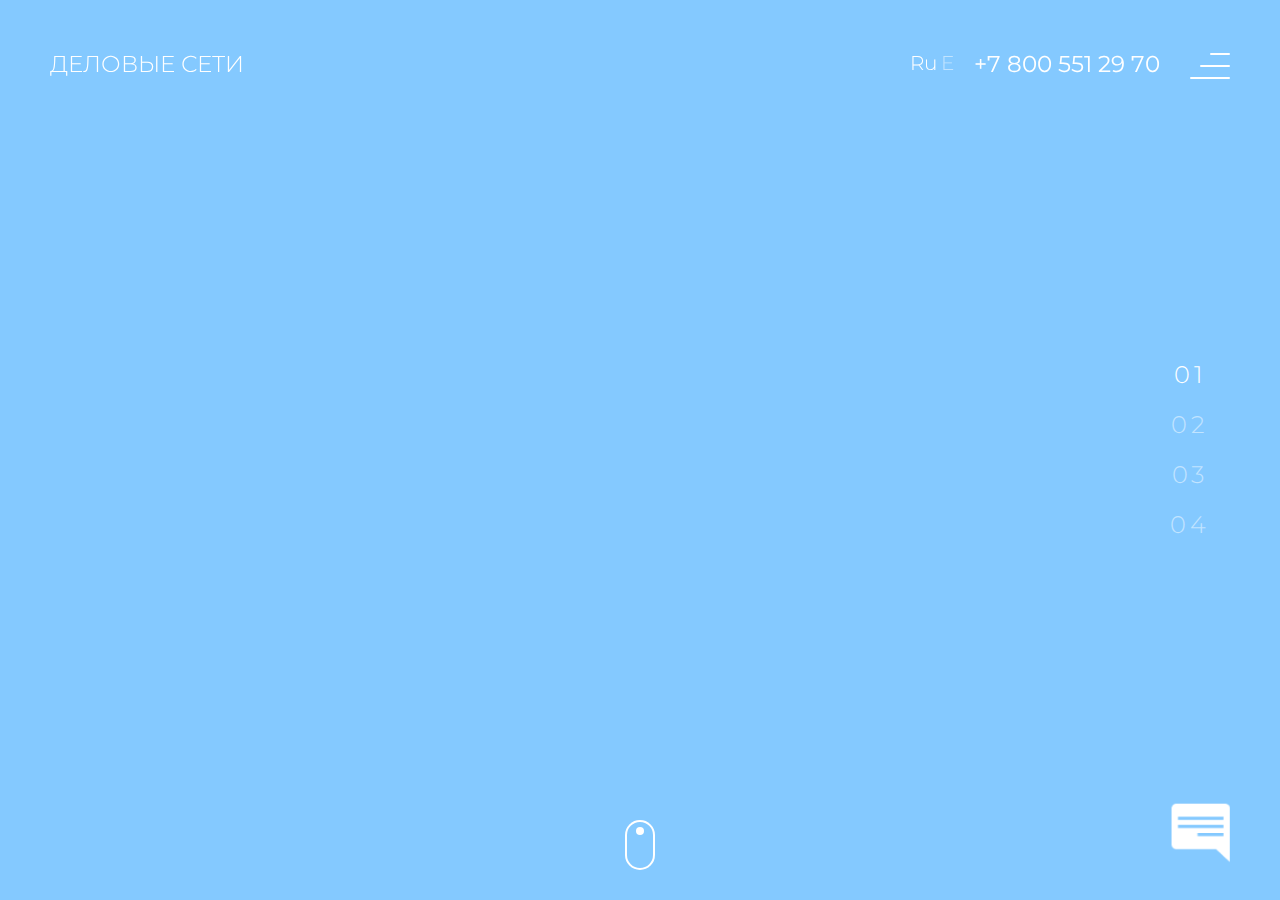
<file: index.html>
<!DOCTYPE html>
<html class="no-js" lang="ru">
<head>
    <meta charset="utf-8">
    <title>Деловые сети</title>
    <meta name="author" content="Forkpoons"/>
    <meta name="viewport" content="width=device-width, initial-scale=1">
    <meta name="theme-color" content="#0994f9"/>
    <link href="https://fonts.googleapis.com/css?family=Montserrat:300,400&amp;subset=cyrillic" rel="stylesheet">
    <link rel="shortcut icon" href="assets/icon.png" type="image/x-icon">
    <!-- LOAD JQUERY LIBRARY -->
    <script type="text/javascript" src="https://ajax.googleapis.com/ajax/libs/jquery/1.11.1/jquery.js"></script>
    <!-- REVOLUTION STYLE SHEETS -->
    <link rel="stylesheet" type="text/css" href="css/settings.css">
    <link rel="stylesheet" type="text/css" media="all" href="css/revolution.addon.particles.css"/>
    <link rel="stylesheet" type="text/css" media="all" href="css/index.css"/>
    <!-- ADD-ONS JS FILES -->
    <script type="text/javascript" src="js/revolution.addon.typewriter.min.js"></script>
    <script type="text/javascript" src="js/revolution.addon.particles.min.js"></script>
    <!-- REVOLUTION JS FILES -->
    <script type="text/javascript" src="js/jquery.themepunch.tools.min.js"></script>
    <script type="text/javascript" src="js/jquery.themepunch.revolution.min.js"></script>
    <!-- SLIDER REVOLUTION 5.0 EXTENSIONS  (Load Extensions only on Local File Systems !  The following part can be removed on Server for On Demand Loading) -->
    <script type="text/javascript" src="js/extensions/revolution.extension.actions.min.js"></script>
    <script type="text/javascript" src="js/extensions/revolution.extension.carousel.min.js"></script>
    <script type="text/javascript" src="js/extensions/revolution.extension.kenburn.min.js"></script>
    <script type="text/javascript" src="js/extensions/revolution.extension.layeranimation.min.js"></script>
    <script type="text/javascript" src="js/extensions/revolution.extension.migration.min.js"></script>
    <script type="text/javascript" src="js/extensions/revolution.extension.navigation.min.js"></script>
    <script type="text/javascript" src="js/extensions/revolution.extension.parallax.min.js"></script>
    <script type="text/javascript" src="js/extensions/revolution.extension.slideanims.min.js"></script>
    <script type="text/javascript" src="js/extensions/revolution.extension.video.min.js"></script>
</head>

<body style="margin: 0; padding: 0" class="index" id="body">
<div class="preload" id="preload"><img src="assets/preload.svg" alt=""> </div>
<!--<div class="video" id="video"><div>
<video autoplay muted loop id="myVideo" style="position:fixed">
    <source src="assets/rain.mp4" type="video/mp4">
    <source src="assets/rain.webm" type="video/webm">
    <source src="assets/rain.ogv" type="video/ogg">
</video></div></div>-->
<div id="rev_slider_32_1_wrapper" class="rev_slider_wrapper fullscreen-container" data-alias="delovie-seti"
     data-source="gallery" style="background:transparent;padding:0;">
    <!-- START REVOLUTION SLIDER 5.4.8.1 fullscreen mode -->
    <div id="rev_slider_32_1" class="rev_slider fullscreenbanner" style="display:none;" data-version="5.4.8.1">
        <ul>    <!-- SLIDE  -->
            <li data-index="rs-117" data-transition="fade" data-slotamount="default" data-hideafterloop="0"
                data-hideslideonmobile="off" data-easein="default" data-easeout="default" data-masterspeed="1500"
                data-thumb="assets/transparent.png" data-rotate="0" data-fstransition="notransition"
                data-fsmasterspeed="10" data-fsslotamount="7" data-saveperformance="off" data-title="Главная"
                data-param1="01" id="slide1">
                <!-- MAIN IMAGE -->
                <img src="assets/transparent.png" data-bgcolor='rgba(9, 148, 255, 0.5)'
                     style='background:rgba(9, 148, 255, 0.5)' alt="" data-bgposition="center center"
                     data-bgfit="normal"
                     data-bgrepeat="repeat" data-bgparallax="off" class="rev-slidebg" data-no-retina>
                <!-- LAYER NR. 1 -->
                <div class="tp-caption logo-i rev_group rs-parallaxlevel-2"
                     id="slide-117-layer-6"
                     data-x="['center','center','center','center']" data-hoffset="['-246','-246','-246','-69']"
                     data-y="['middle','middle','middle','middle']" data-voffset="['0','0','0','0']"
                     data-width="['393','393','393','172']"
                     data-height="['444','444','444','202']"
                     data-whitespace="nowrap"
                     data-type="group"
                     data-responsive_offset="on"
                     data-frames='[{"delay":10,"speed":300,"frame":"0","from":"opacity:0;","to":"o:1;","ease":"Power3.easeInOut"},{"delay":"wait","speed":300,"frame":"999","to":"opacity:0;","ease":"Power3.easeInOut"}]'

                     style="z-index: 5; min-width: 393px; max-width: 444px; white-space: nowrap; font-size: 20px; line-height: 22px; font-weight: 400; color: #ffffff; letter-spacing: 0;">
                    <!--  <div class="rs-looped rs-wave" data-speed="7" data-angle="0" data-radius="20px"
                         data-origin="50% 50%"></div>
                   LAYER NR. 2 -->
                    <div class="tp-caption   tp-resizeme"
                         id="slide-117-layer-3"
                         data-x="['left','left','left','left']" data-hoffset="['-2','-2','-2','0']"
                         data-y="['top','top','top','top']" data-voffset="['1','1','1','0']"
                         data-width="none"
                         data-height="none"
                         data-whitespace="nowrap"
                         data-type="image"
                         data-responsive_offset="on"
                         data-frames='[{"delay":"+0","speed":1300,"frame":"0","from":"z:-2000px;opacity:0;fb:100px;","to":"o:1;fb:0;","ease":"Power3.easeInOut"},{"delay":"wait","speed":300,"frame":"999","to":"opacity:0;fb:0;","ease":"Power3.easeInOut"}]'
                         style="z-index: 6;">
                        <img src="assets/50bb4-logo_b.png" alt="" data-ww="['368px','368px','368px','148px']"
                             data-hh="['445px','445px','445px','179px']" data-no-retina>
                    </div>

                    <!-- LAYER NR. 3 -->
                    <div class="tp-caption   tp-resizeme"
                         id="slide-117-layer-4"
                         data-x="['left','left','left','left']" data-hoffset="['97','97','97','40']"
                         data-y="['top','top','top','top']" data-voffset="['86','86','86','27']"
                         data-width="none"
                         data-height="none"
                         data-whitespace="nowrap"
                         data-type="image"
                         data-responsive_offset="on"
                         data-frames='[{"delay":"+230","speed":1090,"frame":"0","from":"z:-1700px;opacity:0;fb:100px;","to":"o:1;fb:0;","ease":"Power3.easeInOut"},{"delay":"wait","speed":300,"frame":"999","to":"opacity:0;fb:0;","ease":"Power3.easeInOut"}]'
                         style="z-index: 7;">
                        <img src="assets/5e723-logo_d.png" alt="" data-ww="['153px','153px','153px','62px']"
                             data-hh="['274px','274px','274px','111px']" data-no-retina>
                    </div>

                    <!-- LAYER NR. 4 -->
                    <div class="tp-caption   tp-resizeme"
                         id="slide-117-layer-5"
                         data-x="['left','left','left','left']" data-hoffset="['244','244','244','101']"
                         data-y="['top','top','top','top']" data-voffset="['86','86','86','33']"
                         data-width="none"
                         data-height="none"
                         data-whitespace="nowrap"
                         data-type="image"
                         data-responsive_offset="on"
                         data-frames='[{"delay":"+460","speed":930,"frame":"0","from":"z:-1800px;opacity:0;fb:100px;fbr:0%;","to":"o:1;fb:0;fbr:100;","ease":"Power3.easeInOut"},{"delay":"wait","speed":300,"frame":"999","to":"opacity:0;fb:0;fbr:100;","ease":"Power3.easeInOut"}]'
                         style="z-index: 8;">
                        <img src="assets/521a2-logo_c.png" alt="" data-ww="['148px','148px','148px','60px']"
                             data-hh="['225px','225px','225px','91px']" data-no-retina>
                    </div>
                </div>

                <!-- LAYER NR. 5 -->
                <div class="tp-caption rev_group"
                     id="slide-117-layer-7"
                     data-x="['center','center','center','center']" data-hoffset="['350','180','0','0']"
                     data-y="['middle','middle','middle','middle']" data-voffset="['0','0','0','0']"
                     data-width="625"
                     data-height="336"
                     data-whitespace="nowrap"
                     data-type="group"
                     data-responsive_offset="off"
                     data-frames='[{"delay":1270,"speed":250,"frame":"0","from":"opacity:0;fbr:0%;","to":"o:1;fbr:100;","ease":"Power3.easeInOut"},{"delay":"wait","speed":300,"frame":"999","to":"opacity:0;fbr:100;","ease":"Power3.easeInOut"}]'
                     style="z-index: 9; min-width: 625px; max-width: 625px;white-space: nowrap; font-size: 20px; line-height: 22px; font-weight: 400; color: #ffffff; letter-spacing: 0;">
                    <!-- <div class="rs-looped rs-wave" data-speed="15" data-angle="0" data-radius="15px" data-origin="50% 50%"></div>
                     LAYER NR. 6 -->
                    <div class="tp-caption h1-main"
                         id="slide-117-layer-8"
                         data-x="['left','left','left','left']" data-hoffset="['-1','-1','-1','-1']"
                         data-y="['top','top','top','top']" data-voffset="['-1','-1','-1','-1']"
                         data-width="598"
                         data-height="none"
                         data-whitespace="normal"
                         data-type="text"
                         data-responsive_offset="off"
                         data-responsive="off"
                         data-frames='[{"delay":"+240","speed":820,"frame":"0","from":"x:[-100%];z:0;rX:0deg;rY:0;rZ:0;sX:1;sY:1;skX:0;skY:0;","mask":"x:0px;y:0px;s:inherit;e:inherit;","to":"o:1;","ease":"Power3.easeInOut"},{"delay":"wait","speed":300,"frame":"999","to":"opacity:0;","ease":"Power3.easeInOut"}]'
                         style="z-index: 10; min-width: 598px; max-width: 598px; white-space: normal; font-size: 60px; line-height: 80px; font-weight: 400; color: #ffffff; letter-spacing: 0;font-family:Montserrat,serif;text-transform:uppercase;">
                        Студия<br>современного<br>дизайна
                    </div>
                    <div class="tp-caption h3-main"
                         id="slide-117-layer-9"
                         data-x="['left','left','left','left']" data-hoffset="['-1','-1','-1','-1']"
                         data-y="['top','top','top','top']" data-voffset="['220','200','130','110']"
                         data-width="598"
                         data-height="none"
                         data-whitespace="normal"
                         data-typewriter='{"lines":"","enabled":"on","speed":"45","delays":"1%7C100","looped":"off","cursorType":"two","blinking":"on","word_delay":"off","sequenced":"off","hide_cursor":"on","start_delay":"1000","newline_delay":"1000","deletion_speed":"20","deletion_delay":"1000","blinking_speed":"500","linebreak_delay":"300","cursor_type":"two","background":"off"}'
                         data-type="text"
                         data-responsive_offset="off"
                         data-responsive="off"
                         data-frames='[{"delay":"+240","speed":820,"frame":"0","from":"x:[-100%];z:0;rX:0deg;rY:0;rZ:0;sX:1;sY:1;skX:0;skY:0;","mask":"x:0px;y:0px;s:inherit;e:inherit;","to":"o:1;","ease":"Power3.easeInOut"},{"delay":"wait","speed":300,"frame":"999","to":"opacity:0;","ease":"Power3.easeInOut"}]'

                         style="z-index: 10; min-width: 598px; max-width: 598px; white-space: normal; line-height: 42px; font-weight: 400; color: #ffffff; letter-spacing: 0;font-family:Montserrat,serif;">

                        Для тех, кто ценит свое время <br> Для тех, кто любит результат
                    </div>
                </div>
            </li>
            <!-- SLIDE  -->
            <li data-index="rs-109" data-transition="fade" data-slotamount="default" data-hideafterloop="0"
                data-hideslideonmobile="off" data-easein="default" data-easeout="default" data-masterspeed="1500"
                data-thumb="assets/transparent.png" data-rotate="0" data-saveperformance="off" data-title="Услуги"
                data-param1="02" id="slide2">
                <!-- MAIN IMAGE -->
                <img src="assets/transparent.png" data-bgcolor='rgba(88, 76, 217, 0.5)'
                     style='background:rgba(88, 76, 217, 0.5)' alt="" data-bgposition="center center" data-bgfit="cover"
                     data-bgrepeat="no-repeat" data-bgparallax="off" class="rev-slidebg" data-no-retina>
                <!-- LAYER NR. 14 -->
                <div class="tp-caption rev_group"
                     id="slide-109-layer-37"
                     data-x="['left','left','left','left']" data-hoffset="['0','0','0','0']"
                     data-y="['top','top','top','top']" data-voffset="['0','0','0','0']"
                     data-type="group"
                     data-responsive_offset="off"
                     data-frames='[{"delay":0,"speed":1000,"frame":"0","from":"opacity:1;","to":"o:1;","ease":"Power3.easeInOut"},{"delay":"wait","speed":300,"frame":"999","to":"opacity:0;","ease":"Power3.easeInOut"}]'
                     style="z-index: 11; min-width: 300px; max-width: none !important; white-space: normal; font-size: 20px; line-height: 22px; font-weight: 400; color: #ffffff; letter-spacing: 0;">
                    <!-- LAYER NR. 15 -->
                    <div class="service-main" id="service-main">
                        <div class="service-left-mask">
                            <div class="service-left">
                                <div class="service-card" id="service-card1" onclick="service(this)">
                                    <div class="service-head">
                                        брендинг
                                    </div>
                                    <div class="service-text">
                                        Заботливо и со вкусом упакуем ваш бизнес
                                    </div>
                                </div>
                                <div class="service-card" id="service-card2" onclick="service(this)">
                                    <div class="service-head">
                                        интернет-маркетинг
                                    </div>
                                    <div class="service-text">
                                        Исследуем целевую аудиторию, создаем точный портрет клиента
                                    </div>
                                </div>
                                <div class="service-card" id="service-card3" onclick="service(this)">
                                    <div class="service-head">
                                        сопровождение
                                    </div>
                                    <div class="service-text">
                                        Поддержка и продвижение сайтов 24/7
                                    </div>
                                </div>
                            </div>
                        </div>
                        <div class="service-center">
                            <img src="assets/service-1.png" alt="" id="service-img1" class="active">
                            <img src="assets/service-2.png" alt="" id="service-img2" class="active">
                            <img src="assets/service-3.png" alt="" id="service-img3" class="active">
                            <img src="assets/service-4.png" alt="" id="service-img4">
                            <img src="assets/service-5.png" alt="" id="service-img5" class="active">
                            <img src="assets/service-6.png" alt="" id="service-img6" class="active">
                        </div>
                        <div class="service-right-mask">
                            <div class="service-right">
                                <div class="service-card" id="service-card4" onclick="service(this)">
                                    <div class="service-head">
                                        сайты
                                    </div>
                                    <div class="service-text">
                                        Разработка эффективных и удобных сайтов любой сложности
                                    </div>
                                </div>
                                <div class="service-card" id="service-card5" onclick="service(this)">
                                    <div class="service-head">
                                        веб-дизайн
                                    </div>
                                    <div class="service-text">
                                        Грамотно представим образ вашей компании в интернет-пространстве
                                    </div>
                                </div>
                                <div class="service-card" id="service-card6" onclick="service(this)">
                                    <div class="service-head">
                                        Внедрение CRM
                                    </div>
                                    <div class="service-text">
                                        Помогаем автоматизировать бизнес-процессы
                                    </div>
                                </div>
                            </div>
                        </div>
                    </div>
                </div>
            </li>
            <!-- SLIDE -->
            <li data-index="rs-118" data-transition="fade" data-slotamount="default" data-hideafterloop="0"
                data-hideslideonmobile="off" data-easein="default" data-easeout="default" data-masterspeed="1500"
                data-thumb="assets/transparent.png" data-rotate="0" data-saveperformance="off" data-title="Работы"
                data-param1="03" data-param2="" data-param3="" data-param4="" data-param5="" data-param6=""
                data-param7="" data-param8="" data-param9="" data-param10="" data-description="" id="slide3">
                <!-- MAIN IMAGE -->
                <img src="assets/transparent.png" data-bgcolor='rgba(61, 121, 204, 0.5)'
                     style='background:rgba(61, 121, 204, 0.5)' alt="" data-bgposition="center center"
                     data-bgfit="cover"
                     data-bgrepeat="no-repeat" data-bgparallax="off" class="rev-slidebg" data-no-retina>
                <!-- LAYER NR. 31 -->
                <div class="tp-caption "
                     id="slide-118-layer-19"
                     data-whitespace="nowrap"
                     data-x="['center','center','center','center']" data-hoffset="['0','0','0','0']"
                     data-y="['middle','middle','middle','middle']" data-voffset="['0','0','0','0']"
                     data-type="shape"
                     data-responsive_offset="off"
                     data-responsive="off"
                     data-frames='[{"delay":10,"speed":1000,"frame":"0","from":"opacity:0;","to":"o:1;","ease":"Power3.easeInOut"},{"delay":"wait","speed":300,"frame":"999","to":"opacity:0;","ease":"Power3.easeInOut"}]'
                     data-paddingleft="[0,0,0,0]"
                     style="z-index: 10;line-height: normal">
                    <div class="case-slider">
                        <span class="mocap mocap_style_2" id="mocap1">
                            <img src="assets/slide_1_1.png" alt="">
                            <img src="assets/slide_1_2.png" alt="">
                        </span>
                        <span class="mocap mocap_style_3" id="mocap2">
                            <img src="assets/slide_2_3.png" alt="">
                            <img src="assets/slide_2_1.png" alt="">
                            <img src="assets/slide_2_2.png" alt="">
                        </span>
                        <span class="mocap mocap_style_1" id="mocap3">
                            <img src="assets/slide_3.png" alt="">
                        </span>
                        <span class="mocap mocap_style_1" id="mocap4">
                            <img src="assets/slide_4.png" alt="">
                        </span>
                        <div class="slider-right" id="slider-right">
                            <div class="head" id="home1">
                                <h2>Адвента АСБ</h2>
                                <h3>Сайт агентства содействия бизнесу</h3>
                            </div>
                            <div class="head" id="home2">
                                <h2>Ё-авто сервис</h2>
                                <h3>Сайт кузовного ремонта автомобилей</h3>
                            </div>
                            <div class="head" id="home3">
                                <h2>парочист</h2>
                                <h3>Сайт организации, занимающейся химчисткой автомобилей</h3>
                            </div>
                            <div class="head" id="home4">
                                <h2>СПЕЦТЕХНИКА</h2>
                                <h3>Сайт по аренде и продаже спецтехники</h3>
                            </div>
                            <a href="case1.html" class="link active" id="link1">
                                <button>
                                    Посмотреть
                                    <svg width="7" height="12" viewBox="0 0 7 12" fill="none"
                                         xmlns="http://www.w3.org/2000/svg">
                                        <path d="M0.940606 11.0455C1.03586 11.1467 1.16391 11.2 1.29418 11.2C1.42446 11.2 1.5525 11.1467 1.64776 11.0455L6.05939 6.35805C6.24687 6.15885 6.24687 5.84123 6.05939 5.64203L1.64776 0.954569C1.45379 0.748477 1.13457 0.748477 0.940606 0.954569C0.753131 1.15376 0.753131 1.47139 0.940606 1.67058L5.0153 6.00004L0.940606 10.3295C0.753282 10.5285 0.75298 10.8465 0.940606 11.0455ZM0.940606 11.0455L1.08625 10.9084L0.940781 11.0457C0.940723 11.0456 0.940664 11.0456 0.940606 11.0455Z"
                                              fill="white" stroke="white" stroke-width="0.5"></path>
                                    </svg>
                                </button>
                            </a>
                            <a href="#" class="link" id="link2">
                                <button>
                                    Посмотреть
                                    <svg width="7" height="12" viewBox="0 0 7 12" fill="none"
                                         xmlns="http://www.w3.org/2000/svg">
                                        <path d="M0.940606 11.0455C1.03586 11.1467 1.16391 11.2 1.29418 11.2C1.42446 11.2 1.5525 11.1467 1.64776 11.0455L6.05939 6.35805C6.24687 6.15885 6.24687 5.84123 6.05939 5.64203L1.64776 0.954569C1.45379 0.748477 1.13457 0.748477 0.940606 0.954569C0.753131 1.15376 0.753131 1.47139 0.940606 1.67058L5.0153 6.00004L0.940606 10.3295C0.753282 10.5285 0.75298 10.8465 0.940606 11.0455ZM0.940606 11.0455L1.08625 10.9084L0.940781 11.0457C0.940723 11.0456 0.940664 11.0456 0.940606 11.0455Z"
                                              fill="white" stroke="white" stroke-width="0.5"></path>
                                    </svg>
                                </button>
                            </a>
                            <a href="#" class="link" id="link3">
                                <button>
                                    Посмотреть
                                    <svg width="7" height="12" viewBox="0 0 7 12" fill="none"
                                         xmlns="http://www.w3.org/2000/svg">
                                        <path d="M0.940606 11.0455C1.03586 11.1467 1.16391 11.2 1.29418 11.2C1.42446 11.2 1.5525 11.1467 1.64776 11.0455L6.05939 6.35805C6.24687 6.15885 6.24687 5.84123 6.05939 5.64203L1.64776 0.954569C1.45379 0.748477 1.13457 0.748477 0.940606 0.954569C0.753131 1.15376 0.753131 1.47139 0.940606 1.67058L5.0153 6.00004L0.940606 10.3295C0.753282 10.5285 0.75298 10.8465 0.940606 11.0455ZM0.940606 11.0455L1.08625 10.9084L0.940781 11.0457C0.940723 11.0456 0.940664 11.0456 0.940606 11.0455Z"
                                              fill="white" stroke="white" stroke-width="0.5"></path>
                                    </svg>
                                </button>
                            </a>
                            <a href="#" class="link" id="link4">
                                <button>
                                    Посмотреть
                                    <svg width="7" height="12" viewBox="0 0 7 12" fill="none"
                                         xmlns="http://www.w3.org/2000/svg">
                                        <path d="M0.940606 11.0455C1.03586 11.1467 1.16391 11.2 1.29418 11.2C1.42446 11.2 1.5525 11.1467 1.64776 11.0455L6.05939 6.35805C6.24687 6.15885 6.24687 5.84123 6.05939 5.64203L1.64776 0.954569C1.45379 0.748477 1.13457 0.748477 0.940606 0.954569C0.753131 1.15376 0.753131 1.47139 0.940606 1.67058L5.0153 6.00004L0.940606 10.3295C0.753282 10.5285 0.75298 10.8465 0.940606 11.0455ZM0.940606 11.0455L1.08625 10.9084L0.940781 11.0457C0.940723 11.0456 0.940664 11.0456 0.940606 11.0455Z"
                                              fill="white" stroke="white" stroke-width="0.5"></path>
                                    </svg>
                                </button>
                            </a>
                        </div>
                    </div>
                </div>
            </li>
            <!-- SLIDE  -->
            <li data-index="rs-119" data-transition="fade" data-slotamount="default" data-hideafterloop="0"
                data-hideslideonmobile="on" data-easein="default" data-easeout="default" data-masterspeed="1560"
                data-thumb="assets/transparent.png" data-rotate="0" data-saveperformance="off" data-title="Контакты"
                data-param1="04" data-param2="" data-param3="" data-param4="" data-param5="" data-param6=""
                data-param7="" data-param8="" data-param9="" data-param10="" data-description="" id="slide4">
                <!-- MAIN IMAGE -->
                <img src="assets/transparent.png" data-bgcolor='rgba(0, 191, 145, 0.5)' style='background:rgba(0, 191, 145, 0.5)' alt="" data-bgposition="center center" data-bgfit="cover"
                     data-bgrepeat="no-repeat" data-bgparallax="off" class="rev-slidebg" data-no-retina>
                <div class=" tp-caption "
                     id="slide-119-layer-1"
                     data-x="['center','center','center','center']" data-hoffset="['0','0','0','0']"
                     data-y="['middle','middle','middle','middle']" data-voffset="['0','0','0','0']"
                     data-frames='[{"delay":10,"speed":1000,"frame":"0","from":"opacity:0;","to":"o:1;","ease":"Power3.easeInOut"},{"delay":"wait","speed":300,"frame":"999","to":"opacity:0;","ease":"Power3.easeInOut"}]'
                     data-textAlign="['inherit','inherit','inherit','inherit']">
                    <div class="request">
                        <div class="request-left">
                            <div class="request-mask"><h1>Оставьте заявку</h1></div>
                            <div class="request-mask"><h3>Мы создаем сайты, которые повышают эффективность компаний,
                                безупречно работают и предоставляют доступ к товарам и услугам, в которых нуждаются
                                посетители</h3></div>
                            <div class="request-mask"><h2>Или заходите к нам в офис по адресу:</h2></div>
                            <div class="request-mask"><h3>г. Томск, Иркутский тракт, 53Б, офис 201</h3>
                                <h3><a href="mailto:join@delovye-seti.ru">join@delovye-seti.ru</a></h3></div>
                            <div class="request-mask"><p> ООО «Деловые сети»<br>ИНН 7017424441</p></div>
                        </div>
                        <div class="request-right">
                            <form action="">
                                <div class="request-mask"><input type="text" placeholder="ВАШЕ ИМЯ" name="name"></div>
                                <div class="request-mask"><input type="text" placeholder="ТЕЛЕФОН" name="phone"
                                                                 data-mask="+7&8 (999) 999 99 99"></div>
                                <div class="request-mask"><input type="text" placeholder="ЭЛЕКТРОННАЯ ПОЧТА"
                                                                 name="email"></div>
                                <div class="request-mask"><input type="text" placeholder="ПАРА СЛОВ О ПРОЕКТЕ"
                                                                 name="about"></div>
                                <div class="request-mask"><span>Нажимая на кнопку «Отправить», Вы соглашаетесь на обработку <a
                                        href="#" onclick="modal(true);">персональных данных</a></span></div>
                                <div class="request-mask">
                                    <button type="submit">Отправить</button>
                                </div>
                            </form>
                        </div>
                    </div>
                </div>
            </li>
        </ul>
        <div class="header">
            <div class="logo" onclick="revapi32.revshowslide(1);" id="logo">
                <svg xmlns="http://www.w3.org/2000/svg" width="42" height="48" viewBox="0 0 42 48" fill="none">
                    <path d="M36.957 5.8947V2.33195H2.48893V45.6032H36.957V36.7287H39.1272V47.8704H0.254883V0.129517H39.1272V5.8947H36.957Z" fill="white"/>
                    <path d="M20.4249 11.5951L17.8078 31.1579H23.6164L23.361 33.2955H12.8291V38.672H10.5312V31.1579H15.3185L17.9993 9.3927H26.6164L26.2972 11.5951H20.4249Z" fill="white"/>
                    <path d="M41.6164 32.7773C40.4675 33.1011 39.2547 33.2955 37.9782 33.2955C35.7441 33.2955 33.7016 32.7773 31.8505 31.7408C30.0633 30.7044 28.5952 29.2793 27.5739 27.4655C26.5526 25.6518 26.042 23.5789 26.042 21.3117C26.042 19.0445 26.5526 17.0364 27.5739 15.1578C28.5952 13.3441 29.9994 11.919 31.8505 10.8825C33.7016 9.8461 35.7441 9.32788 37.9782 9.32788C39.2547 9.32788 40.4037 9.52221 41.5526 9.8461L41.2335 12.0485C40.276 11.7246 39.1909 11.5303 38.042 11.5303C36.2547 11.5303 34.5952 11.9838 33.1271 12.8259C31.659 13.668 30.5101 14.834 29.6803 16.3238C28.8505 17.8137 28.4037 19.4331 28.4037 21.3117C28.4037 23.1254 28.7867 24.8097 29.6803 26.2995C30.5101 27.7894 31.659 28.9554 33.1271 29.7975C34.5952 30.6396 36.2547 31.0931 38.042 31.0931C39.1909 31.0931 40.276 30.8987 41.2335 30.5748L41.6164 32.7773Z" fill="white"/>
                </svg>
                <span>Деловые сети</span>
            </div>
            <div class="header-right" id="header-right">
                <div class="lang">
                    <a href=""><span class="active">Ru</span></a>
                    <a href=""><span>E</span></a>
                </div>
                <div class="tel"><a href="tel:+78005512970">+7 800 551 29 70</a></div>
                <!--  для включения меню умрать комментарии в файле menu.js -->
                <div class="menuFive" id="burger">
                    <span></span>
                    <span></span>
                    <span></span>
                </div>
            </div>
        </div>
        <div class="menu-mask" id="menu">
            <div class="menu">
                <div class="menu-item"><a onclick="revapi32.revshowslide(1);">главная</a></div>
                <div class="menu-item"><a onclick="revapi32.revshowslide(2);">Услуги</a></div>
                <div class="menu-item"><a onclick="revapi32.revshowslide(3);">Работы</a></div>
                <div class="menu-item contact"><a onclick="revapi32.revshowslide(4);">Контакты</a></div>
                <div class="menu-item contact-m"><a onclick="modal2(true)">Контакты</a></div>
            </div>
        </div>
        <div class="footer">
            <div class="mouse">
                <div class="icon-scroll"></div>
            </div>
            <div class="support" onclick="revapi32.revshowslide(4);" id="support">
                <img src="assets/5836c-support.png" alt="">
            </div>
            <div class="support support-m" onclick="modal2(true)" id="support-m">
                <img src="assets/5836c-support.png" alt="">
            </div>
        </div>
    </div>
    <div class="modal" id="modal">
        <div class="content">
            <div class="modal-logo">
                <svg xmlns="http://www.w3.org/2000/svg" width="42" height="48" viewBox="0 0 42 48" fill="none">
                    <path d="M36.957 5.8947V2.33195H2.48893V45.6032H36.957V36.7287H39.1272V47.8704H0.254883V0.129517H39.1272V5.8947H36.957Z" fill="black"/>
                    <path d="M20.4249 11.5951L17.8078 31.1579H23.6164L23.361 33.2955H12.8291V38.672H10.5312V31.1579H15.3185L17.9993 9.3927H26.6164L26.2972 11.5951H20.4249Z" fill="black"/>
                    <path d="M41.6164 32.7773C40.4675 33.1011 39.2547 33.2955 37.9782 33.2955C35.7441 33.2955 33.7016 32.7773 31.8505 31.7408C30.0633 30.7044 28.5952 29.2793 27.5739 27.4655C26.5526 25.6518 26.042 23.5789 26.042 21.3117C26.042 19.0445 26.5526 17.0364 27.5739 15.1578C28.5952 13.3441 29.9994 11.919 31.8505 10.8825C33.7016 9.8461 35.7441 9.32788 37.9782 9.32788C39.2547 9.32788 40.4037 9.52221 41.5526 9.8461L41.2335 12.0485C40.276 11.7246 39.1909 11.5303 38.042 11.5303C36.2547 11.5303 34.5952 11.9838 33.1271 12.8259C31.659 13.668 30.5101 14.834 29.6803 16.3238C28.8505 17.8137 28.4037 19.4331 28.4037 21.3117C28.4037 23.1254 28.7867 24.8097 29.6803 26.2995C30.5101 27.7894 31.659 28.9554 33.1271 29.7975C34.5952 30.6396 36.2547 31.0931 38.042 31.0931C39.1909 31.0931 40.276 30.8987 41.2335 30.5748L41.6164 32.7773Z" fill="black"/>
                </svg>
            </div>
            <div class="modal-close" onclick="modal(false)">
                <span></span>
                <span></span>
            </div>
            <div class="modal-head">
                <h2>Политика конфиденциальности</h2>
                <h3>интернет-сайта ООО «Деловые сети»</h3>
            </div>
        <h3>г. Томск "12" октября 2018 г.</h3>
            <p>Настоящая Политика конфиденциальности персональных данных (далее - Политика конфиденциальности) действует в отношении всей информации, размещенной на сайте в сети Интернет по адресу: www.деловые-сети.рф (далее - Сайт), которую посетители сайта и другие пользователи могут получить о Пользователе во время использования Сайта, его сервисов, программ и продуктов.</p>
            <p>Использование сервисов Сайта означает безоговорочное согласие Пользователя с настоящей Политикой и указанными в ней условиями обработки его персональной информации; в случае несогласия с этими условиями Пользователь должен воздержаться от использования сервисов.</p>
        <h3>1.ОБЩИЕ ПОЛОЖЕНИЯ</h3>
        <p>1.1. В рамках настоящей Политики под персональной информацией Пользователя понимаются:</p>
        <p>1.1.1. Персональная информация, которую Пользователь предоставляет о себе самостоятельно при регистрации (создании учетной записи) или в процессе использования Сервисов, включая персональные данные Пользователя. Обязательная для предоставления Сервисов информация помечена специальным образом. Иная информация предоставляется Пользователем на его усмотрение.</p>
        <p>1.1.2. Данные, которые автоматически передаются сервисам Сайта в процессе их использования с помощью установленного на устройстве Пользователя программного обеспечения, в том числе IP-адрес, данные файлов cookie, информация о браузере Пользователя (или иной программе, с помощью которой осуществляется доступ к сервисам), технические характеристики оборудования и программного обеспечения, используемых Пользователем, дата и время доступа к сервисам, адреса запрашиваемых страниц и иная подобная информация.</p>
        <p>1.1.3. Иная информация о Пользователе, обработка которой предусмотрена Соглашением об использовании Сайта.</p>
        <p>1.1.4. Настоящая Политика конфиденциальности применяется только к Сайту www.деловые-сети.рф. Сайт www.деловые-сети.рф не контролирует и не несет ответственности за сайты третьих лиц, на которые Пользователь может перейти по ссылкам, доступным на Сайте www.деловые-сети.рф.</p>
        <h3>2. ЦЕЛИ ОБРАБОТКИ ПЕРСОНАЛЬНОЙ ИНФОРМАЦИИ ПОЛЬЗОВАТЕЛЕЙ</h3>
            <p>2.1. Сайт собирает и хранит только ту персональную информацию, которая необходима для предоставления сервисов или исполнения соглашений и договоров с Пользователем, за исключением случаев, когда законодательством предусмотрено обязательное хранение персональной информации в течение определенного законом срока</p>
            <p>2.2. Персональную информацию Пользователя Сайт обрабатывает в следующих целях</p>
            <p>2.2.1. Идентификации Пользователя, зарегистрированного на Сайте, для использования Пользователем Сайта, его сервисов, программ и продуктов</p>
            <p>2.2.2. Предоставления Пользователю доступа к персонализированным ресурсам Сайта</p>
            <p>2.2.3. Установления с Пользователем обратной связи, включая направление уведомлений, запросов, касающихся использования Сайта, оказания услуг, обработку запросов и заявок от Пользователя</p>
            <p>2.2.4. Определения места нахождения Пользователя для обеспечения безопасности, предотвращения мошенничества</p>
            <p>2.2.5. Подтверждения достоверности и полноты персональных данных, предоставленных Пользователем</p>
            <p>2.2.6. Создания учетной записи для использования Пользователем Сайта, его сервисов, программ и продуктов, если Пользователь дал согласие на создание учетной записи</p>
            <p>2.2.7. Предоставления Пользователю эффективной клиентской и технической поддержки при возникновении проблем, связанных с использованием Сайта</p>
            <p>2.2.8. Осуществления рекламной деятельности с согласия Пользователя</p>
        <h3>3. УСЛОВИЯ ОБРАБОТКИ ПЕРСОНАЛЬНОЙ ИНФОРМАЦИИ ПОЛЬЗОВАТЕЛЕЙ И ЕЕ ПЕРЕДАЧИ ТРЕТЬИМ ЛИЦАМ</h3>
            <p>3.1. Сайт хранит персональную информацию Пользователей в соответствии с внутренними регламентами конкретных сервисов.</p>
            <p>3.2. В отношении персональной информации Пользователя сохраняется ее конфиденциальность, кроме случаев добровольного предоставления Пользователем информации о себе для общего доступа неограниченному кругу лиц. При использовании отдельных сервисов Пользователь соглашается с тем, что определенная часть его персональной информации становится общедоступной.</p>
            <p>3.3. Сайт вправе передать персональную информацию Пользователя третьим лицам в следующих случаях:</p>
            <p>3.3.1. Пользователь выразил согласие на такие действия.</p>
            <p>3.3.2. Передача необходима для использования Пользователем определенного сервиса либо для исполнения определенного соглашения или договора с Пользователем.</p>
            <p>3.3.3. Передача предусмотрена российским или иным применимым законодательством в рамках установленной законодательством процедуры.</p>
            <p>3.3.4. В случае продажи Сайта к приобретателю переходят все обязательства по соблюдению условий настоящей Политики применительно к полученной им персональной информации.</p>
            <p>3.4. Обработка персональных данных Пользователя осуществляется без ограничения срока любым законным способом, в том числе в информационных системах персональных данных с использованием средств автоматизации или без использования таких средств. Обработка персональных данных Пользователей осуществляется в соответствии с Федеральным законом от 27.07.2006 N 152-ФЗ "О персональных данных".</p>
            <p>3.5. При утрате или разглашении персональных данных Администрация Сайта информирует Пользователя об утрате или разглашении персональных данных.</p>
            <p>3.6. Администрация Сайта принимает необходимые организационные и технические меры для защиты персональной информации Пользователя от неправомерного или случайного доступа, уничтожения, изменения, блокирования, копирования, распространения, а также от иных неправомерных действий третьих лиц.</p>
            <p>3.7. Администрация Сайта совместно с Пользователем принимает все необходимые меры по предотвращению убытков или иных отрицательных последствий, вызванных утратой или разглашением персональных данных Пользователя.</p>
        <h3>4. ОБЯЗАТЕЛЬСТВА СТОРОН</h3>
            <p>4.1. Пользователь обязан:</p>
            <p>4.1.1. Предоставить информацию о персональных данных, необходимую для пользования Сайтом.</p>
            <p>4.1.2. Обновлять, дополнять предоставленную информацию о персональных данных в случае изменения данной информации.</p>
            <p>4.2. Администрация Сайта обязана:</p>
            <p>4.2.1. Использовать полученную информацию исключительно для целей, указанных в настоящей Политике конфиденциальности.</p>
            <p>4.2.2. Обеспечить хранение конфиденциальной информации в тайне, не разглашать без предварительного письменного разрешения Пользователя, а также не осуществлять продажу, обмен, опубликование либо разглашение иными возможными способами переданных персональных данных Пользователя, за исключением предусмотренных настоящей Политикой конфиденциальности.</p>
            <p>4.2.3. Принимать меры предосторожности для защиты конфиденциальности персональных данных Пользователя согласно порядку, обычно используемому для защиты такого рода информации в существующем деловом обороте.</p>
            <p>4.2.4. Осуществить блокирование персональных данных, относящихся к соответствующему Пользователю, с момента обращения или запроса Пользователя или его законного представителя либо уполномоченного органа по защите прав субъектов персональных данных на период проверки в случае выявления недостоверных персональных данных или неправомерных действий.</p>
        <h3>5. ОТВЕТСТВЕННОСТЬ СТОРОН</h3>
            <p>5.1. Администрация Сайта, не исполнившая свои обязательства, несет ответственность за убытки, понесенные Пользователем в связи с неправомерным использованием персональных данных, в соответствии с законодательством Российской Федерации.</p>
            <p>5.2. В случае утраты или разглашения конфиденциальной информации Администрация Сайта не несет ответственности, если данная конфиденциальная информация:</p>
            <p>5.2.1. Стала публичным достоянием до ее утраты или разглашения.</p>
            <p>5.2.2. Была получена от третьей стороны до момента ее получения Администрацией Сайта.</p>
            <p>5.2.3. Была разглашена с согласия Пользователя.</p>
        <h3>6. РАЗРЕШЕНИЕ СПОРОВ</h3>
            <p>6.1. До обращения в суд с иском по спорам, возникающим из отношений между Пользователем Сайта и Администрацией Сайта, обязательным является предъявление претензии (письменного предложения о добровольном урегулировании спора).</p>
            <p>6.2. Получатель претензии в течение 10 календарных дней со дня получения претензии письменно уведомляет заявителя претензии о результатах рассмотрения претензии.</p>
            <p>6.3. При недостижении соглашения спор будет передан на рассмотрение в суд в соответствии с действующим законодательством Российской Федерации.</p>
            <p>6.4. К настоящей Политике конфиденциальности и отношениям между Пользователем и Администрацией Сайта применяется действующее законодательство Российской Федерации.</p>
        <h3>7. ДОПОЛНИТЕЛЬНЫЕ УСЛОВИЯ</h3>
            <p>7.1. Администрация Сайта вправе вносить изменения в настоящую Политику конфиденциальности без согласия Пользователя.</p>
            <p>7.2. Новая Политика конфиденциальности вступает в силу с момента ее размещения на Сайте, если иное не предусмотрено новой редакцией Политики конфиденциальности.</p>
            <p>7.3. Все предложения или вопросы по настоящей Политике конфиденциальности следует сообщать по адресу: join@delovye-seti.ru</p>
            <p>7.4. Действующая Политика конфиденциальности размещена на странице по адресу: https://деловые-сети.рф/politic.html</p>
        </div>
    </div>
    <div class="modal modal-form" id="modal2">
        <div class="content">
            <div class="modal-logo">
                <svg xmlns="http://www.w3.org/2000/svg" width="42" height="48" viewBox="0 0 42 48" fill="none">
                    <path d="M36.957 5.8947V2.33195H2.48893V45.6032H36.957V36.7287H39.1272V47.8704H0.254883V0.129517H39.1272V5.8947H36.957Z" fill="#555555"/>
                    <path d="M20.4249 11.5951L17.8078 31.1579H23.6164L23.361 33.2955H12.8291V38.672H10.5312V31.1579H15.3185L17.9993 9.3927H26.6164L26.2972 11.5951H20.4249Z" fill="#555555"/>
                    <path d="M41.6164 32.7773C40.4675 33.1011 39.2547 33.2955 37.9782 33.2955C35.7441 33.2955 33.7016 32.7773 31.8505 31.7408C30.0633 30.7044 28.5952 29.2793 27.5739 27.4655C26.5526 25.6518 26.042 23.5789 26.042 21.3117C26.042 19.0445 26.5526 17.0364 27.5739 15.1578C28.5952 13.3441 29.9994 11.919 31.8505 10.8825C33.7016 9.8461 35.7441 9.32788 37.9782 9.32788C39.2547 9.32788 40.4037 9.52221 41.5526 9.8461L41.2335 12.0485C40.276 11.7246 39.1909 11.5303 38.042 11.5303C36.2547 11.5303 34.5952 11.9838 33.1271 12.8259C31.659 13.668 30.5101 14.834 29.6803 16.3238C28.8505 17.8137 28.4037 19.4331 28.4037 21.3117C28.4037 23.1254 28.7867 24.8097 29.6803 26.2995C30.5101 27.7894 31.659 28.9554 33.1271 29.7975C34.5952 30.6396 36.2547 31.0931 38.042 31.0931C39.1909 31.0931 40.276 30.8987 41.2335 30.5748L41.6164 32.7773Z" fill="#555555"/>
                </svg>
            </div>
            <div class="modal-close" onclick="modal2(false)">
                <span></span>
                <span></span>
            </div>
            <h2 class="center">Оставьте заявку</h2>
            <form action="">
                <input type="text" placeholder="ВАШЕ ИМЯ" name="name">
                <input type="text" placeholder="ТЕЛЕФОН" name="phone">
                <input type="text" placeholder="ЭЛЕКТРОННАЯ ПОЧТА" name="email">
                <input type="text" placeholder="ПАРА СЛОВ О ПРОЕКТЕ" name="about">
                <span>Нажимая на кнопку «Отправить», Вы соглашаетесь на обработку <a href="#" onclick="modal(true);">персональных данных</a></span>
                <button type="submit">Отправить</button>
            </form>
            <h2>Или заходите к нам в офис:</h2>
            <p> г. Томск, Иркутский тракт, 53Б, офис 201</p>
            <p><a href="mailto:join@delovye-seti.ru">join@delovye-seti.ru</a></p>
            <p class="inn">ООО «Деловые сети»<br>ИНН 7017424441</p>
        </div>
    </div>
</div>
<script type="text/javascript" src="js/start.js"></script>
<script type="text/javascript" src="js/menu.js"></script>
<script src="js/jquery.mask.js"></script>
</body>
</html>
</file>
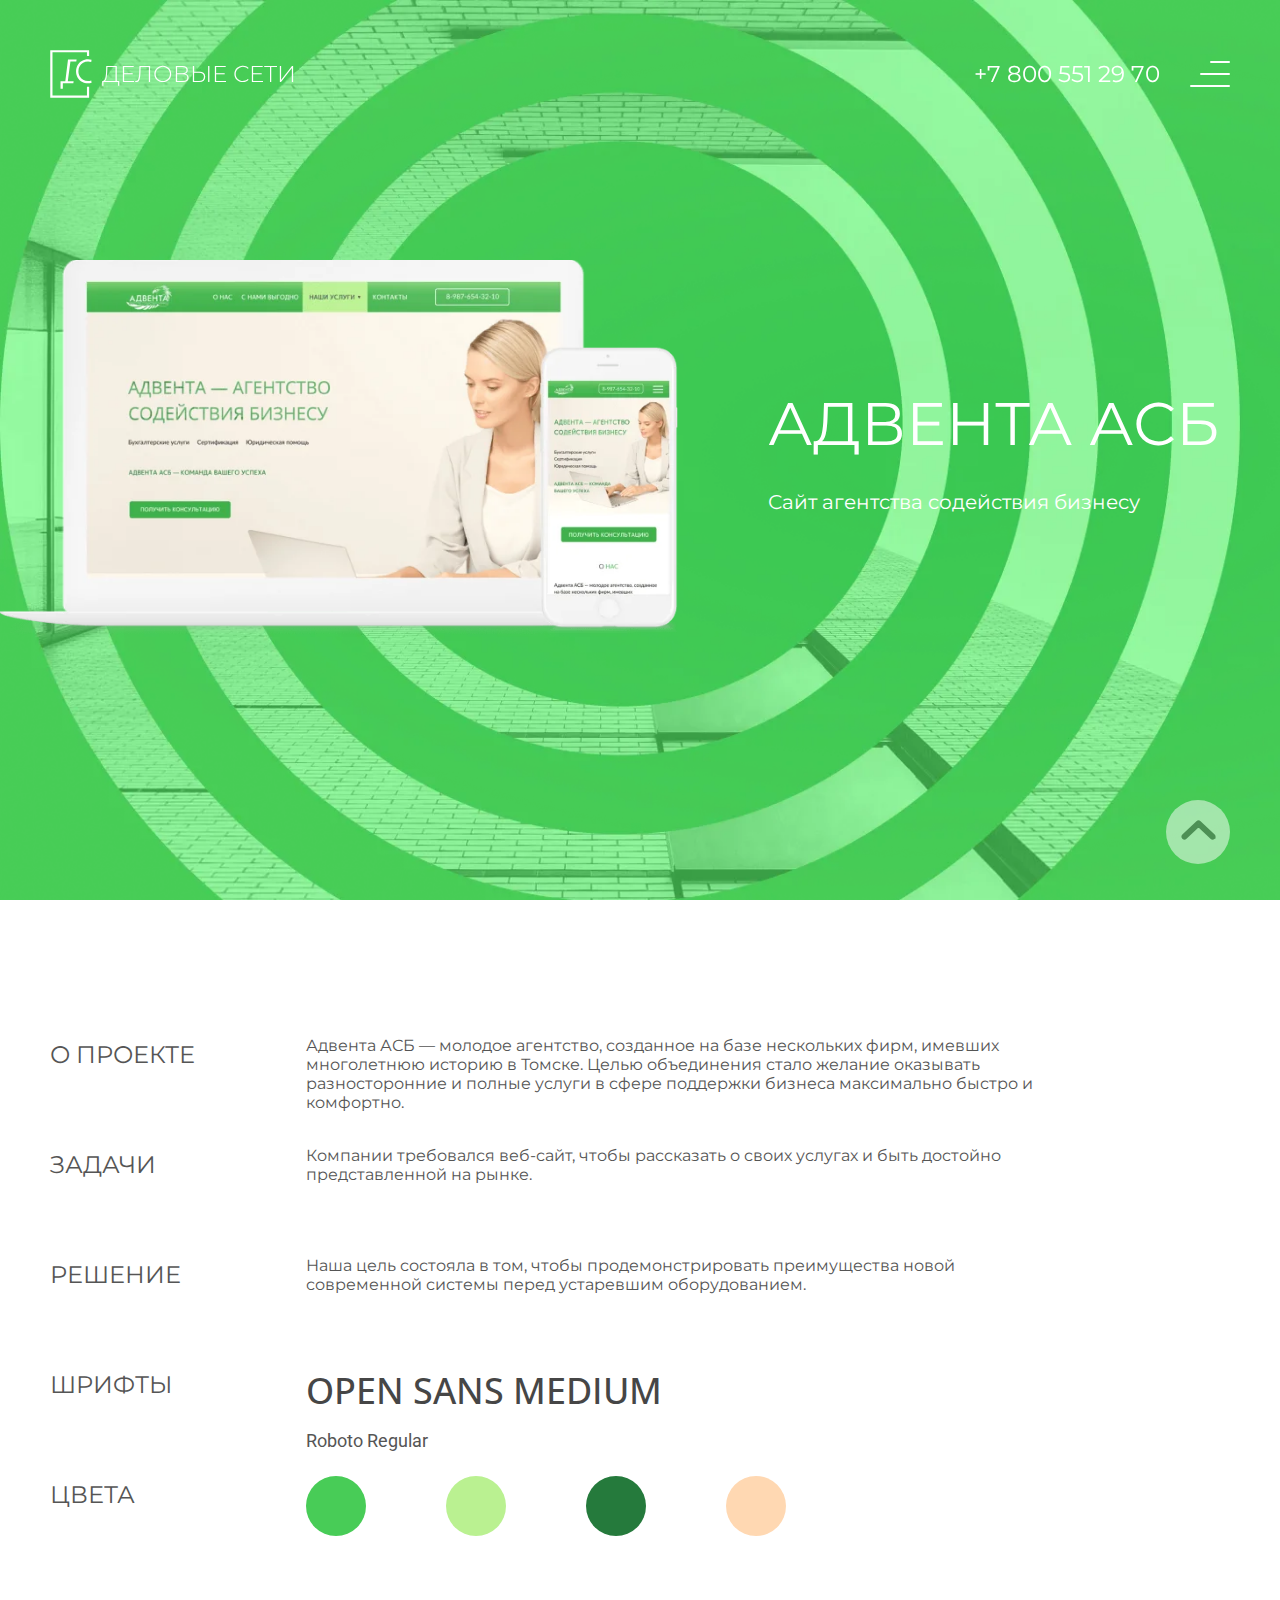
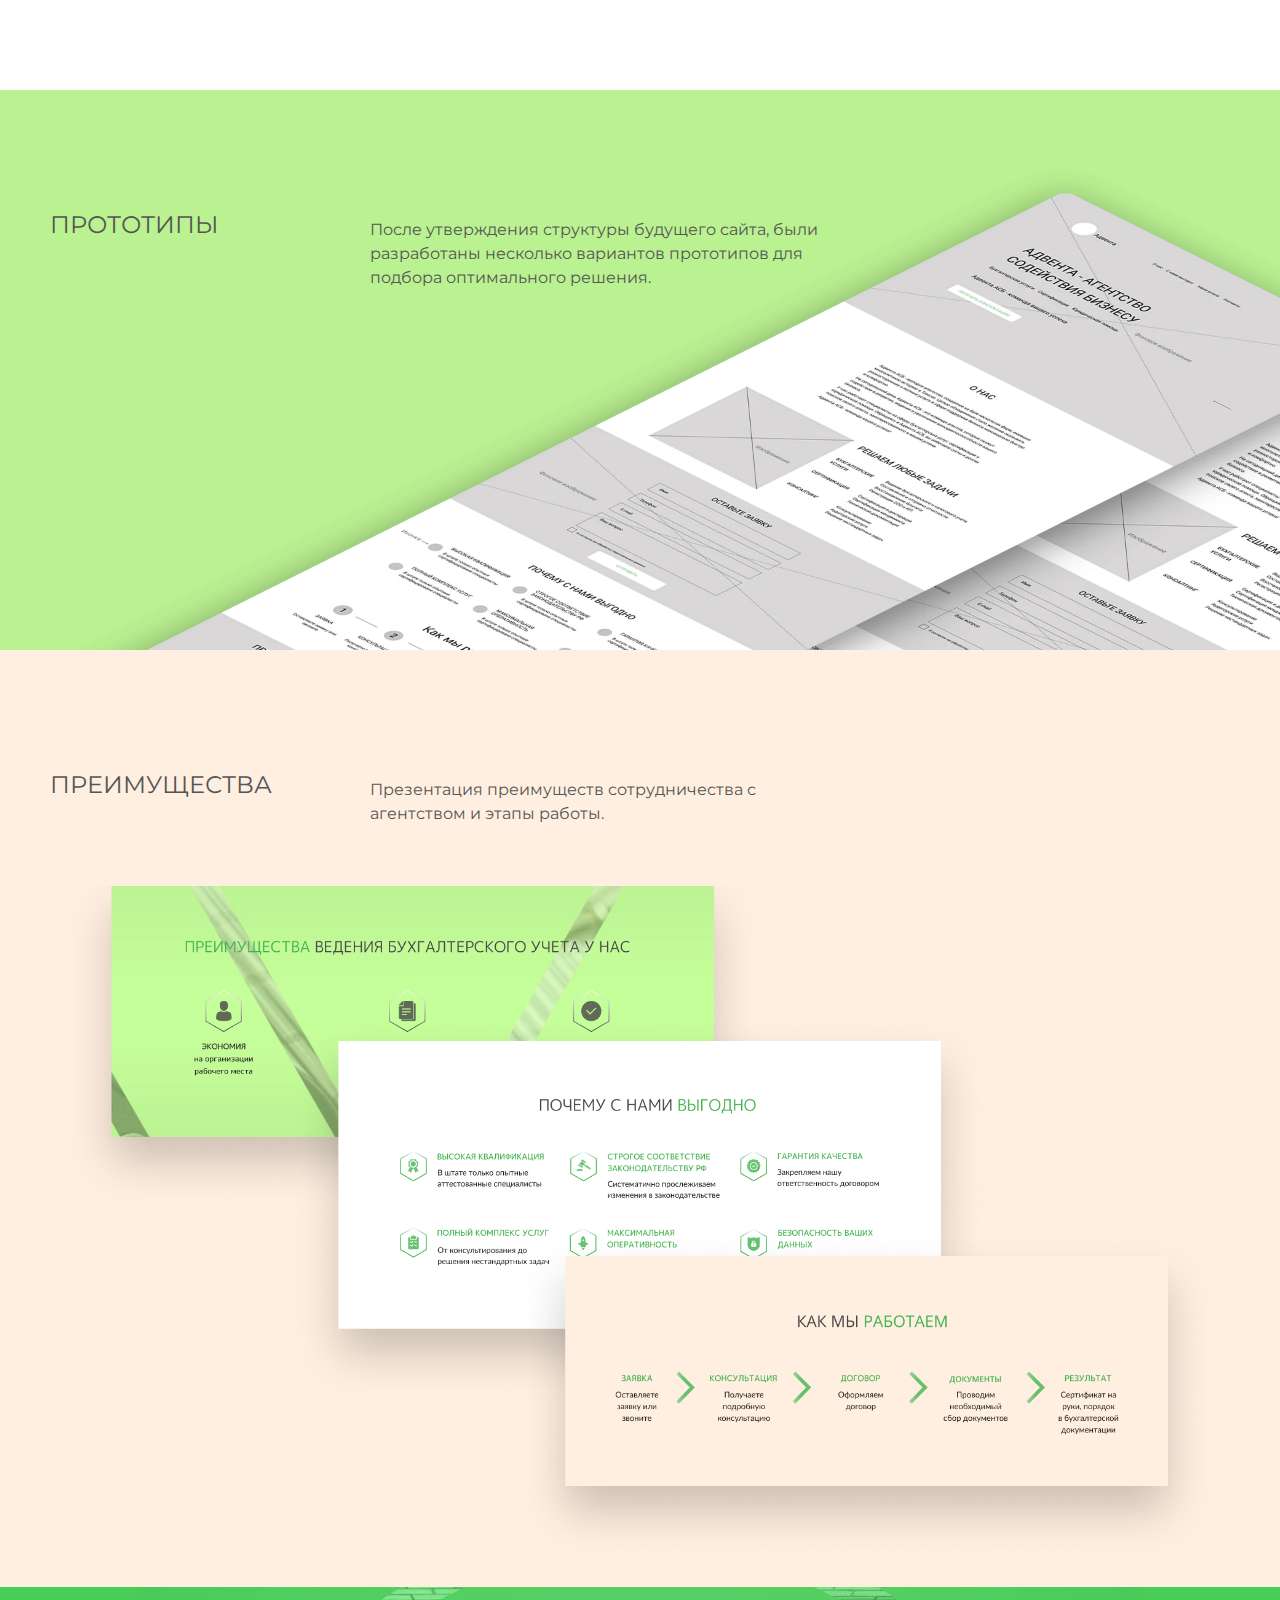
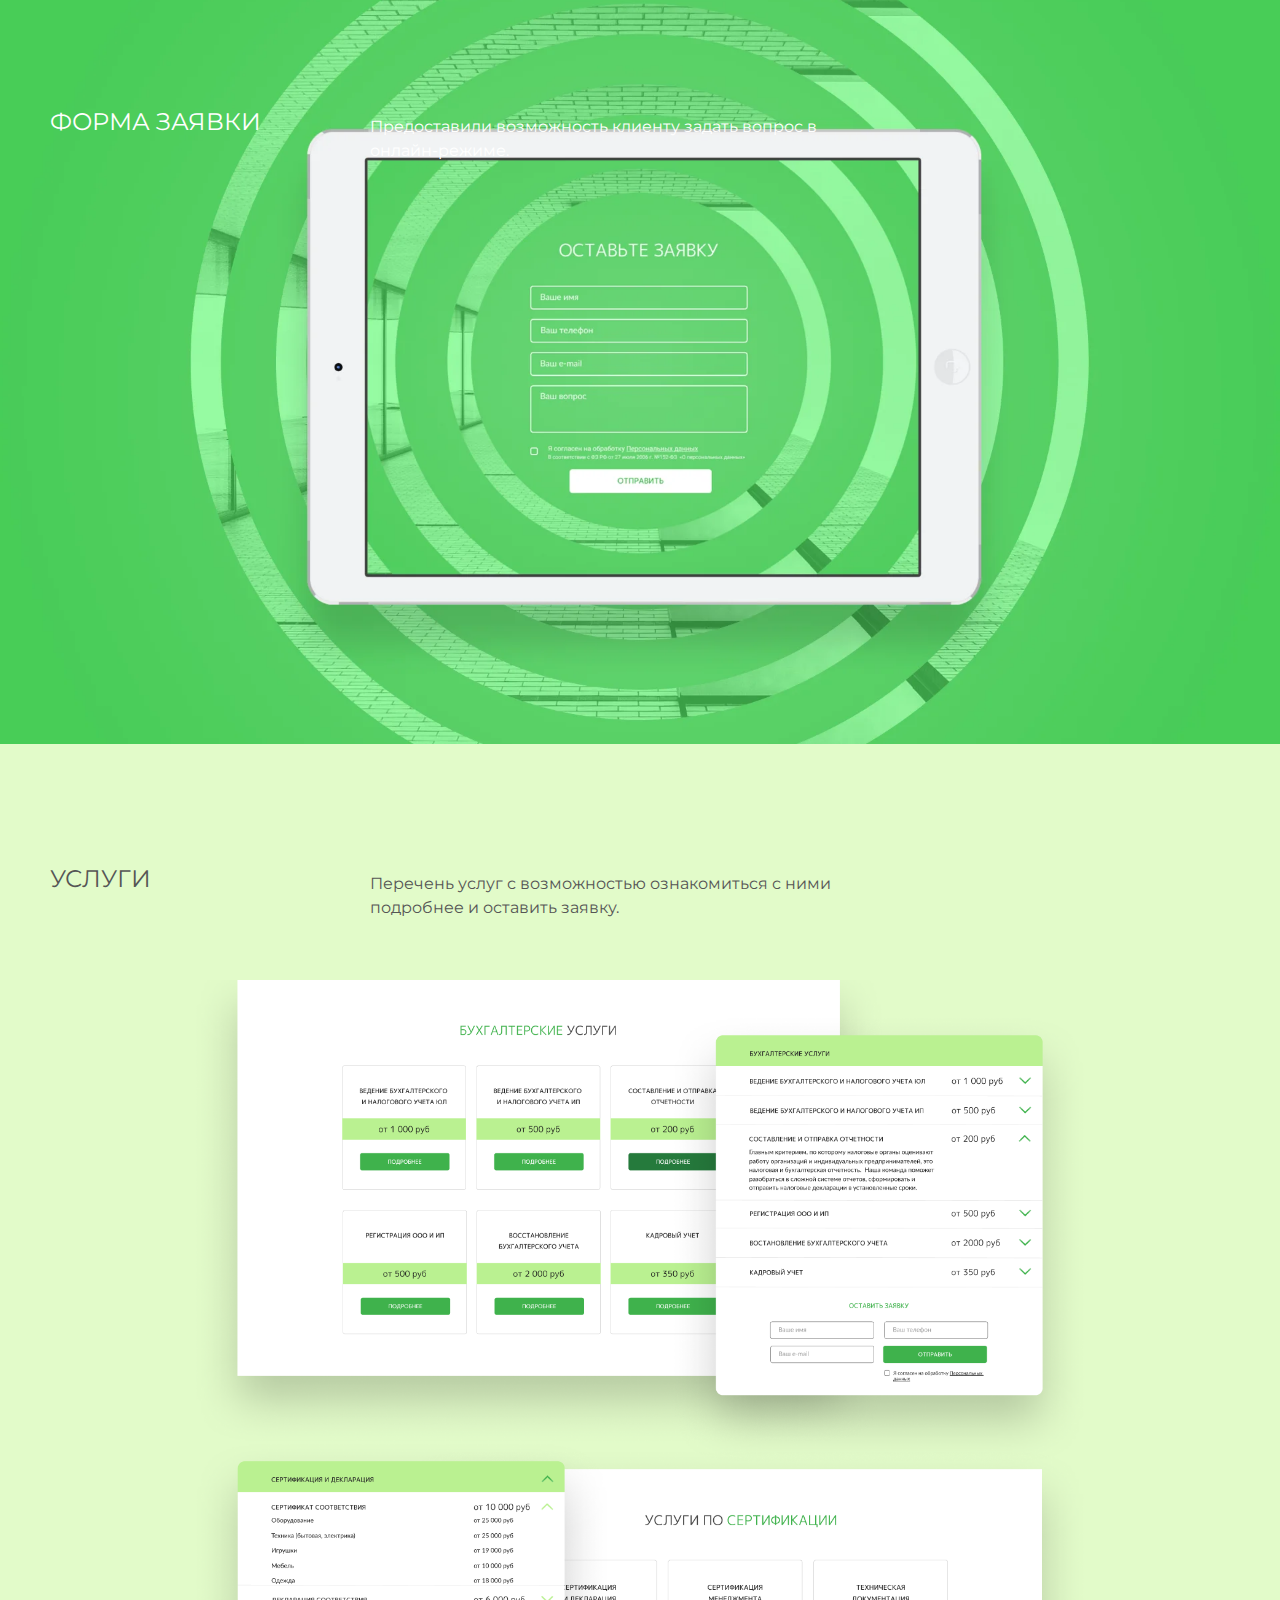
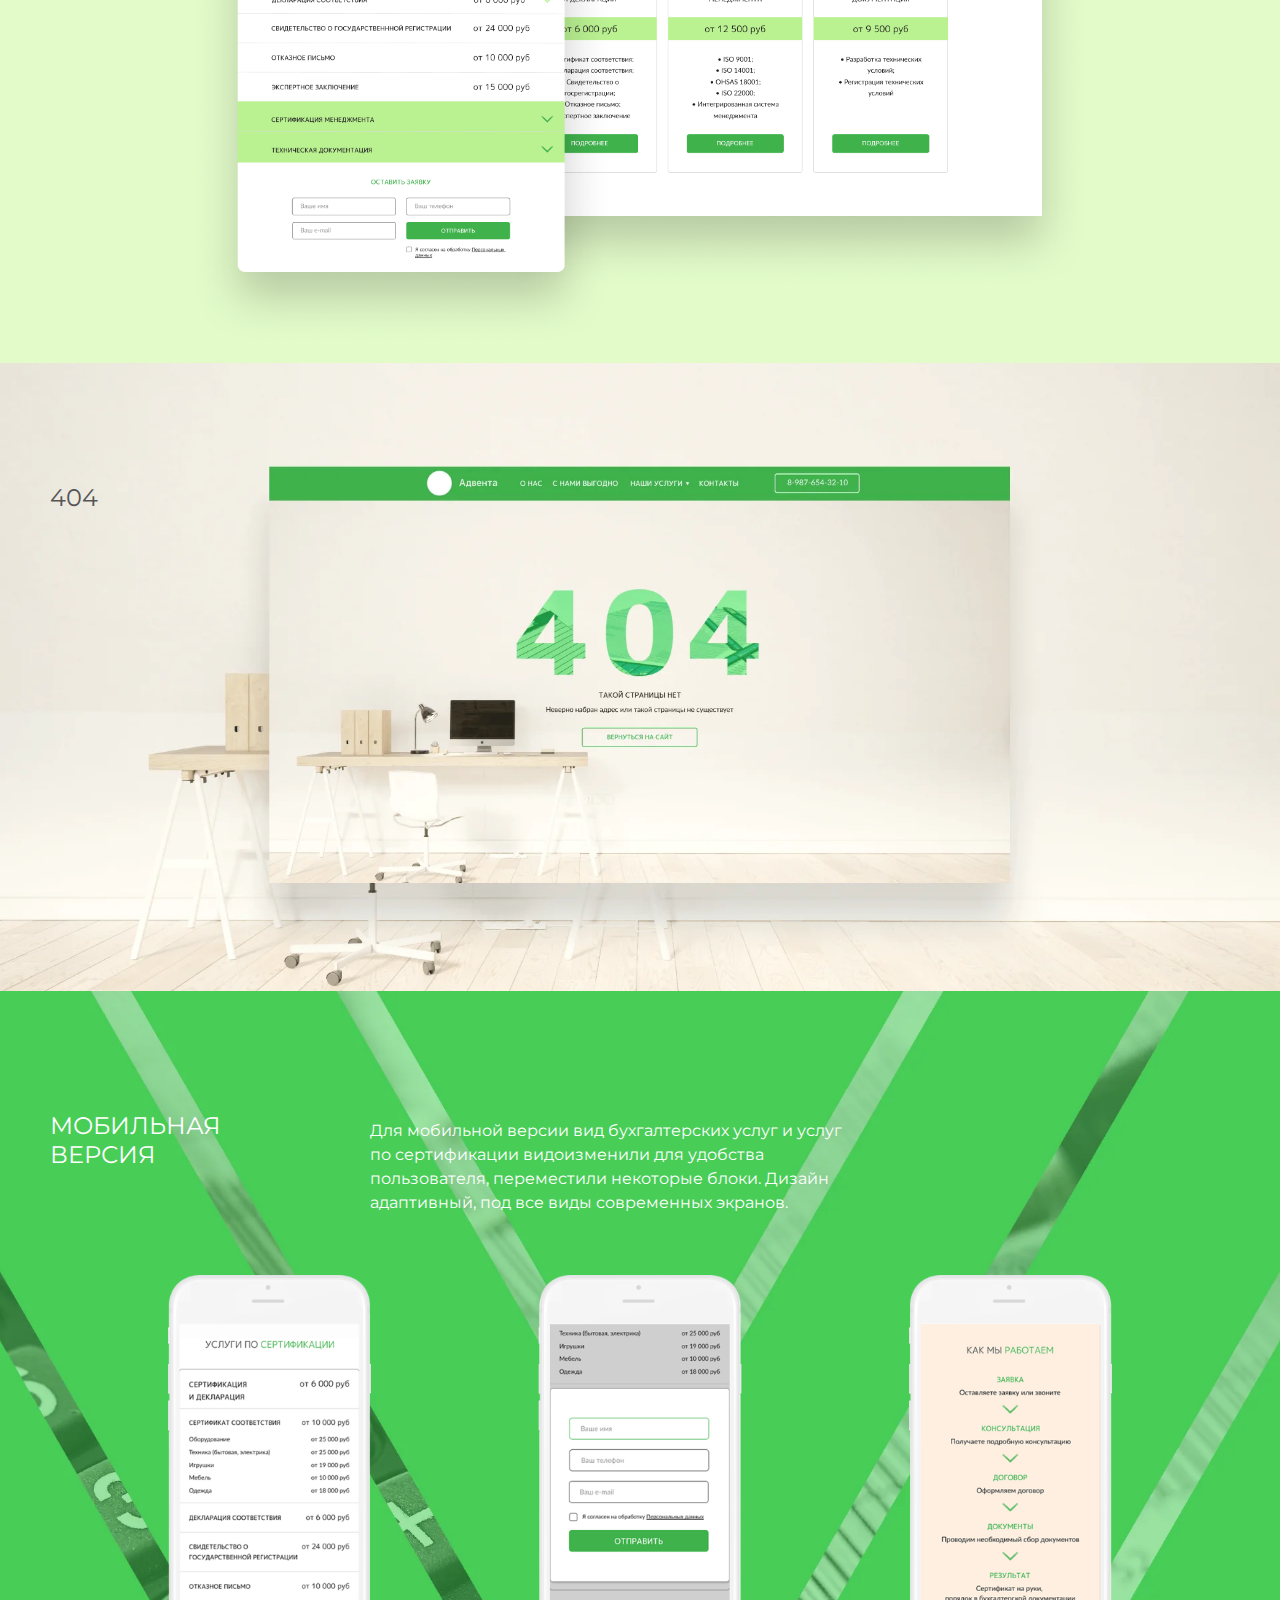
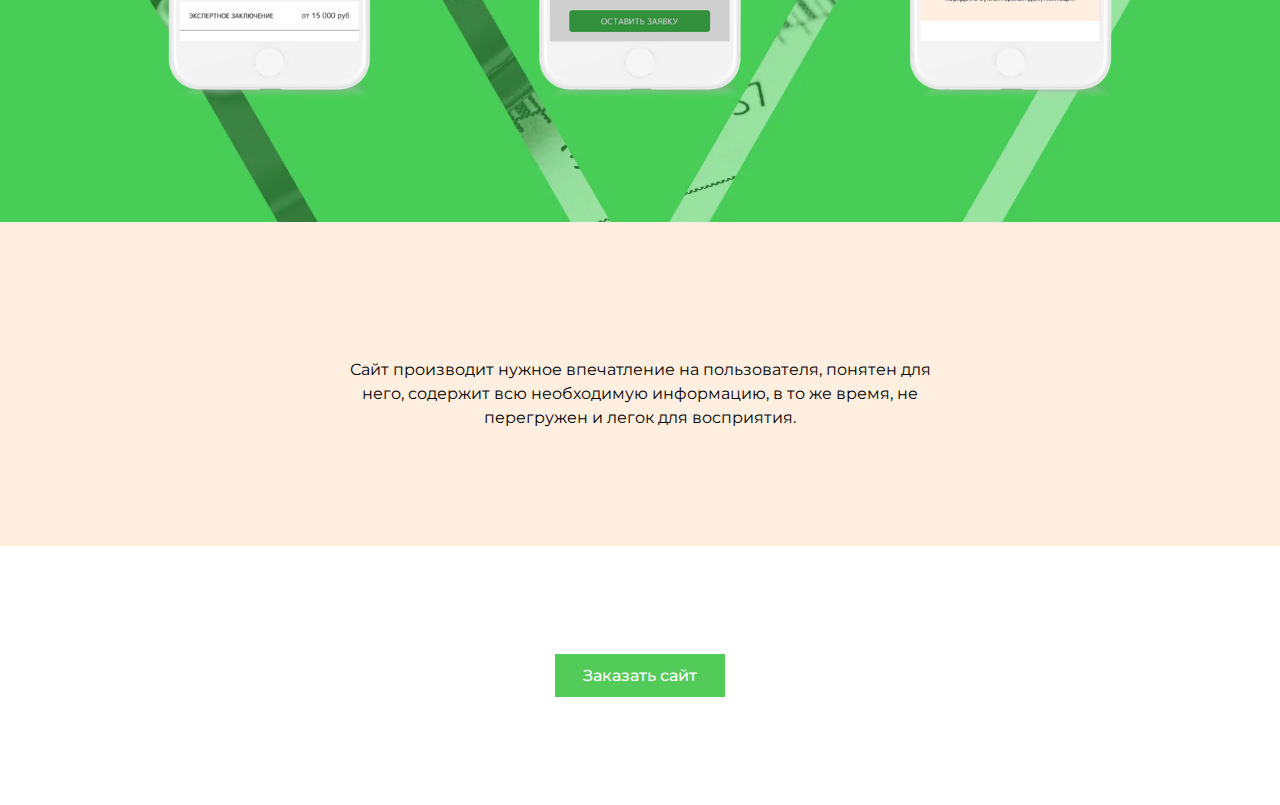
<file: case1.html>
<!DOCTYPE html>
<html lang="ru">
<head>
    <meta charset="UTF-8">
    <title>Деловые сети</title>
    <meta name="viewport" content="width=device-width, initial-scale=1">
    <link rel="stylesheet" type="text/css" media="all" href="css/index.css">
    <link rel="stylesheet" type="text/css" media="all" href="css/case.css">
    <link href="https://fonts.googleapis.com/css?family=Montserrat:300,400&amp;subset=cyrillic" rel="stylesheet">
    <script type="text/javascript" src="https://ajax.googleapis.com/ajax/libs/jquery/1.11.1/jquery.js"></script>
    <script type="text/javascript" src="js/modernizr-custom.js"></script>
</head>
<body class="case1">
    <div class="header" id="header">
        <div class="logo" onclick="revapi32.revshowslide(1);" id="logo">
           <a>
            <svg width="42" height="48" viewBox="0 0 42 48" fill="none" xmlns="http://www.w3.org/2000/svg" id="logo">
                <path d="M36.957 5.8947V2.33195H2.48893V45.6032H36.957V36.7287H39.1272V47.8704H0.254883V0.129517H39.1272V5.8947H36.957Z" fill="white"/>
                <path d="M20.4249 11.5951L17.8078 31.1579H23.6164L23.361 33.2955H12.8291V38.672H10.5312V31.1579H15.3185L17.9993 9.3927H26.6164L26.2972 11.5951H20.4249Z" fill="white"/>
                <path d="M41.6164 32.7773C40.4675 33.1011 39.2547 33.2955 37.9782 33.2955C35.7441 33.2955 33.7016 32.7773 31.8505 31.7408C30.0633 30.7044 28.5952 29.2793 27.5739 27.4655C26.5526 25.6518 26.042 23.5789 26.042 21.3117C26.042 19.0445 26.5526 17.0364 27.5739 15.1578C28.5952 13.3441 29.9994 11.919 31.8505 10.8825C33.7016 9.8461 35.7441 9.32788 37.9782 9.32788C39.2547 9.32788 40.4037 9.52221 41.5526 9.8461L41.2335 12.0485C40.276 11.7246 39.1909 11.5303 38.042 11.5303C36.2547 11.5303 34.5952 11.9838 33.1271 12.8259C31.659 13.668 30.5101 14.834 29.6803 16.3238C28.8505 17.8137 28.4037 19.4331 28.4037 21.3117C28.4037 23.1254 28.7867 24.8097 29.6803 26.2995C30.5101 27.7894 31.659 28.9554 33.1271 29.7975C34.5952 30.6396 36.2547 31.0931 38.042 31.0931C39.1909 31.0931 40.276 30.8987 41.2335 30.5748L41.6164 32.7773Z" fill="white"/>
            </svg>
            <span>Деловые сети</span></a>
        </div>
        <div class="header-right" id="header-right">
            <div class="tel" id="tel">+7 800 551 29 70</div>
            <div class="menuFive" id="burger">
                <span></span>
                <span></span>
                <span></span>
            </div>
        </div>
    </div>
    <div class="menu-mask" id="menu">
        <div class="menu">
            <div class="menu-item"><a href="#">о студии</a></div>
            <div class="menu-item"><a href="#">портфолио</a></div>
            <div class="menu-item"><a href="#">вакансии</a></div>
            <div class="menu-item"><a href="#">контакты</a></div>
        </div>
    </div>
    <div class="footer">
        <div class="support" id="support">
            <svg xmlns="http://www.w3.org/2000/svg" width="7" height="12" viewBox="0 0 7 12" fill="rgb(85,85,85)">
                <path d="M0.940606 11.0455C1.03586 11.1467 1.16391 11.2 1.29418 11.2C1.42446 11.2 1.5525 11.1467 1.64776 11.0455L6.05939 6.35805C6.24687 6.15885 6.24687 5.84123 6.05939 5.64203L1.64776 0.954569C1.45379 0.748477 1.13457 0.748477 0.940606 0.954569C0.753131 1.15376 0.753131 1.47139 0.940606 1.67058L5.0153 6.00004L0.940606 10.3295C0.753282 10.5285 0.75298 10.8465 0.940606 11.0455ZM0.940606 11.0455L1.08625 10.9084L0.940781 11.0457C0.940723 11.0456 0.940664 11.0456 0.940606 11.0455Z" fill="rgb(85,85,85)" stroke="rgb(85,85,85)" stroke-width="1"/>
            </svg>
        </div>
    </div>

    <div class="hero">
        <div class="hero-left">
            <picture>
                <source srcset="assets/case1-img1.webp" type="image/webp">
                <source srcset="assets/case1-img1.png" type="image/jpeg">
                <img src="assets/case1-img1.png" alt="Alt Text!">
            </picture>
        </div>
        <div class="hero-right">
            <h1>адвента асб</h1>
            <h3>Сайт агентства содействия бизнесу</h3>
        </div>
    </div>
    <div class="about">
        <div class="about-card">
            <h2>о проекте</h2>
            <p>
                Адвента АСБ — молодое агентство, созданное на базе нескольких фирм, имевших многолетнюю историю в Томске. Целью объединения стало желание оказывать разносторонние и полные услуги в сфере поддержки бизнеса максимально быстро и комфортно.
            </p>
            <div></div>
        </div>
        <div class="about-card">
            <h2>задачи</h2>
            <p>
                Компании требовался веб-сайт, чтобы рассказать о своих услугах и быть достойно представленной на рынке.
            </p>
        </div>
        <div class="about-card">
            <h2>решение</h2>
            <p>
                Наша цель состояла в том, чтобы продемонстрировать преимущества новой современной системы перед устаревшим оборудованием.
            </p>
        </div>
        <div class="about-card">
            <h2>шрифты</h2>
            <p><span class="about-font">Open Sans medium</span><br><span class="about-font2">Roboto Regular</span></p>
        </div>
        <div class="about-card">
            <h2>цвета</h2>
            <p class="color"><span></span><span></span><span></span><span></span></p>
        </div>
        <picture>
            <source srcset="assets/case1-img2.webp" type="image/webp">
            <source srcset="assets/case1-img2.png" type="image/jpeg">
            <img src="assets/case1-img2.png" alt="Alt Text!">
        </picture>
    </div>
    <div class="block block-1">
        <div class="block-head">
            <h2>Прототипы</h2>
            <p>После утверждения структуры будущего сайта, были разработаны несколько вариантов прототипов для подбора оптимального решения.</p>
        </div>
    </div>
    <div class="block block-2">
        <div class="block-head">
            <h2>преимущества</h2>
            <p>Презентация преимуществ сотрудничества с агентством и этапы работы.</p>
        </div>
        <div class="block-body">
            <img src="assets/case1-block2.png" alt="">
        </div>
    </div>
    <div class="block block-3">
        <div class="block-head">
            <h2>Форма Заявки</h2>
            <p>Предоставили возможность клиенту задать вопрос в онлайн-режиме.</p>
        </div>
    </div>
    <div class="block block-4">
        <div class="block-head">
            <h2>Услуги</h2>
            <p>Перечень услуг с возможностью ознакомиться с ними подробнее и оставить заявку.</p>
        </div>
        <div class="block-body">
            <img src="assets/case1-block4.png" alt="">
        </div>
    </div>
    <div class="block block-5">
        <div class="block-head">
            <h2>404</h2>
        </div>
    </div>
    <div class="block block-6">
        <div class="block-head">
            <h2>Мобильная<br> версия</h2>
            <p>Для мобильной версии вид бухгалтерских услуг и услуг по сертификации видоизменили для удобства пользователя, переместили некоторые блоки. Дизайн адаптивный, под все виды современных экранов.</p>
        </div>
        <div class="block-body">
            <img src="assets/case1-block6img.png" alt="">
        </div>
    </div>
    <div class="block-7">
        <p>
            Сайт производит нужное впечатление на пользователя, понятен для него, содержит всю необходимую информацию, в то же время, не перегружен и легок для восприятия.
        </p>
    </div>
    <div class="block-8">
        <a href="">Заказать сайт</a>
    </div>
    <script type="text/javascript" src="js/menu.js"></script>
</body>
</html>
</file>
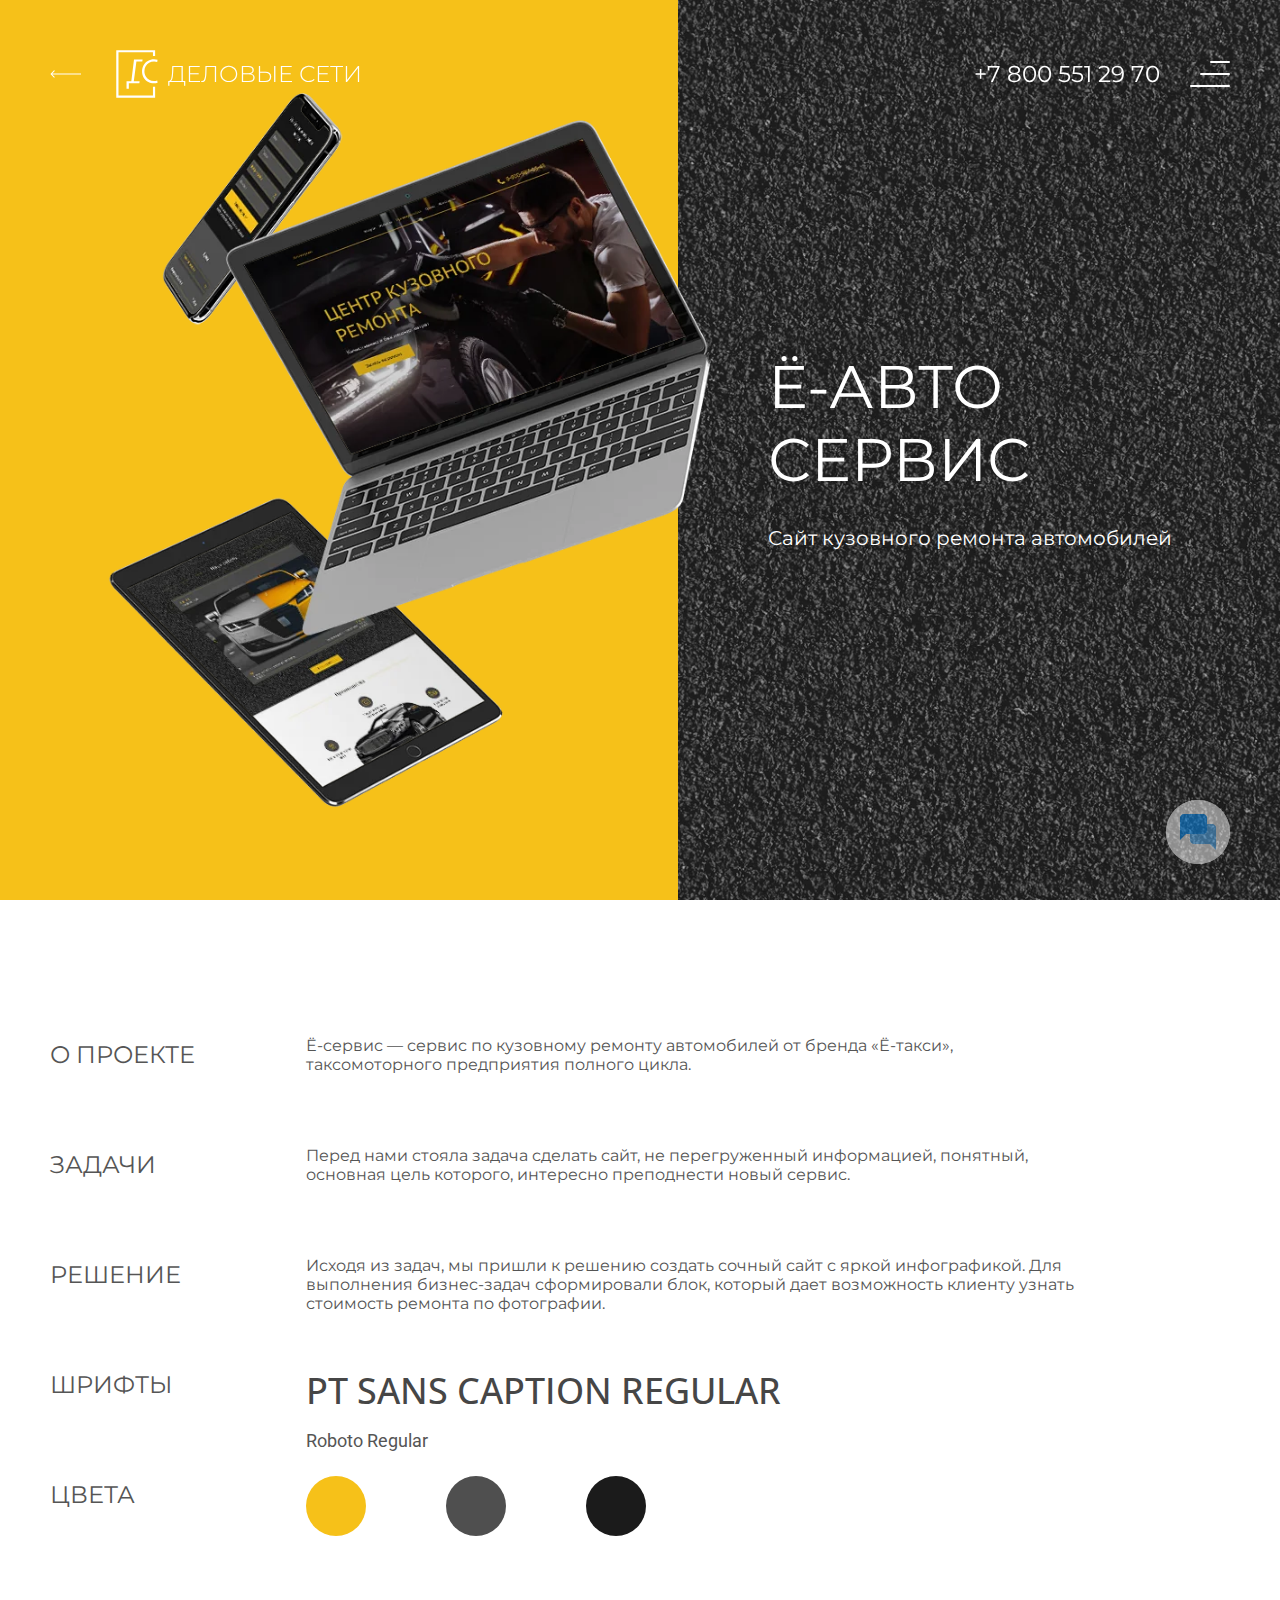
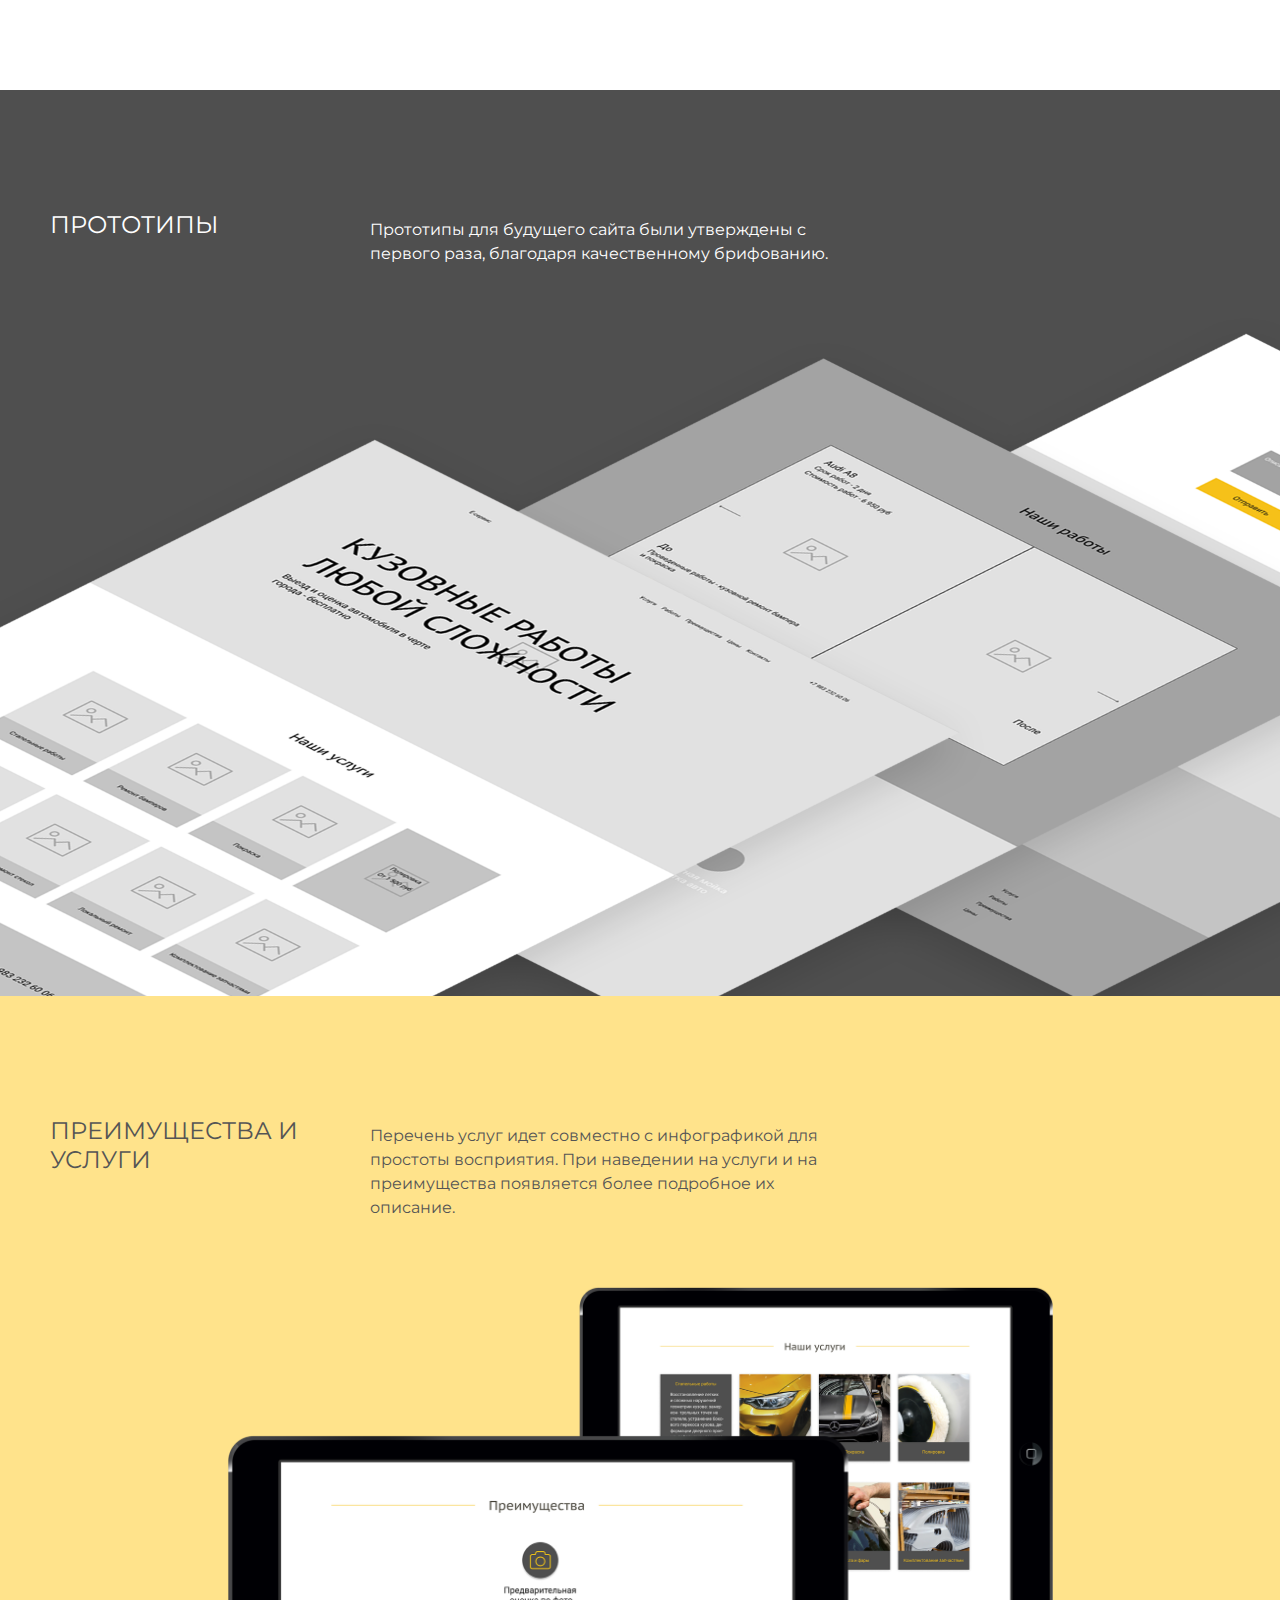
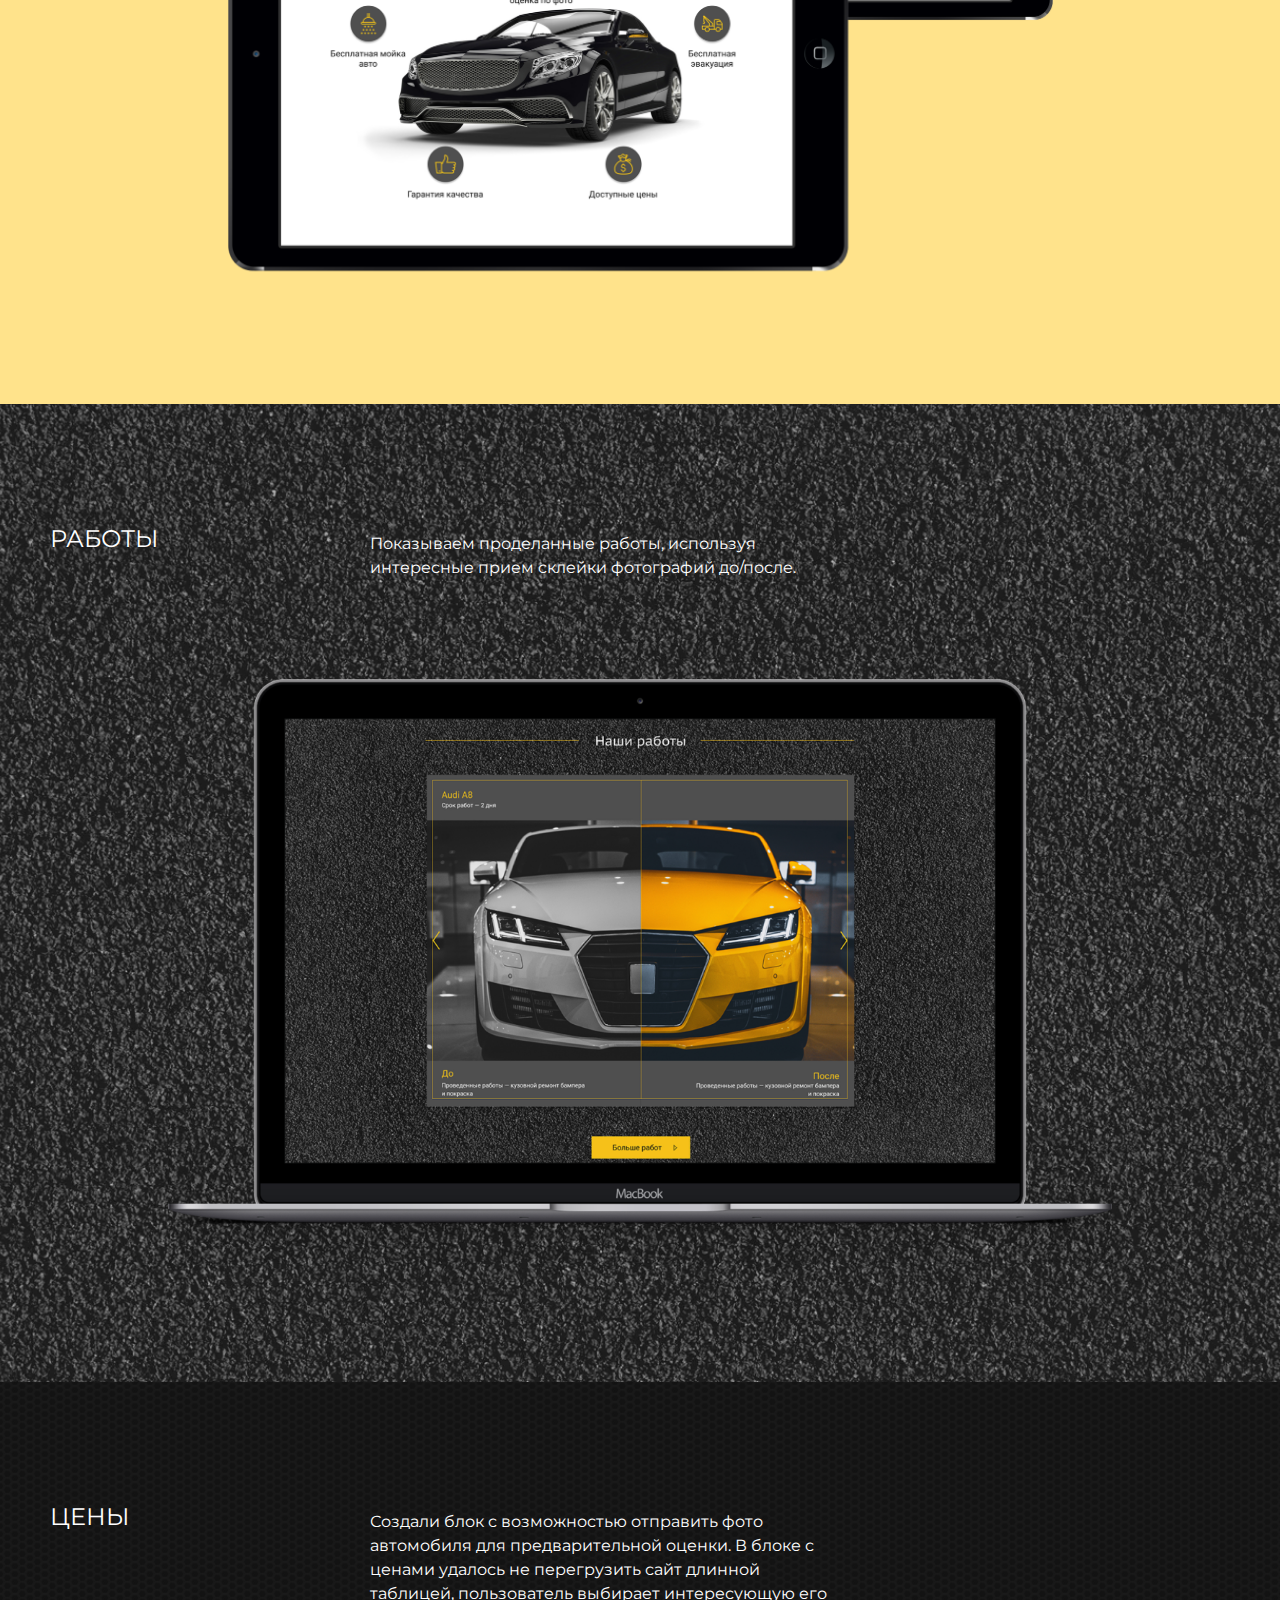
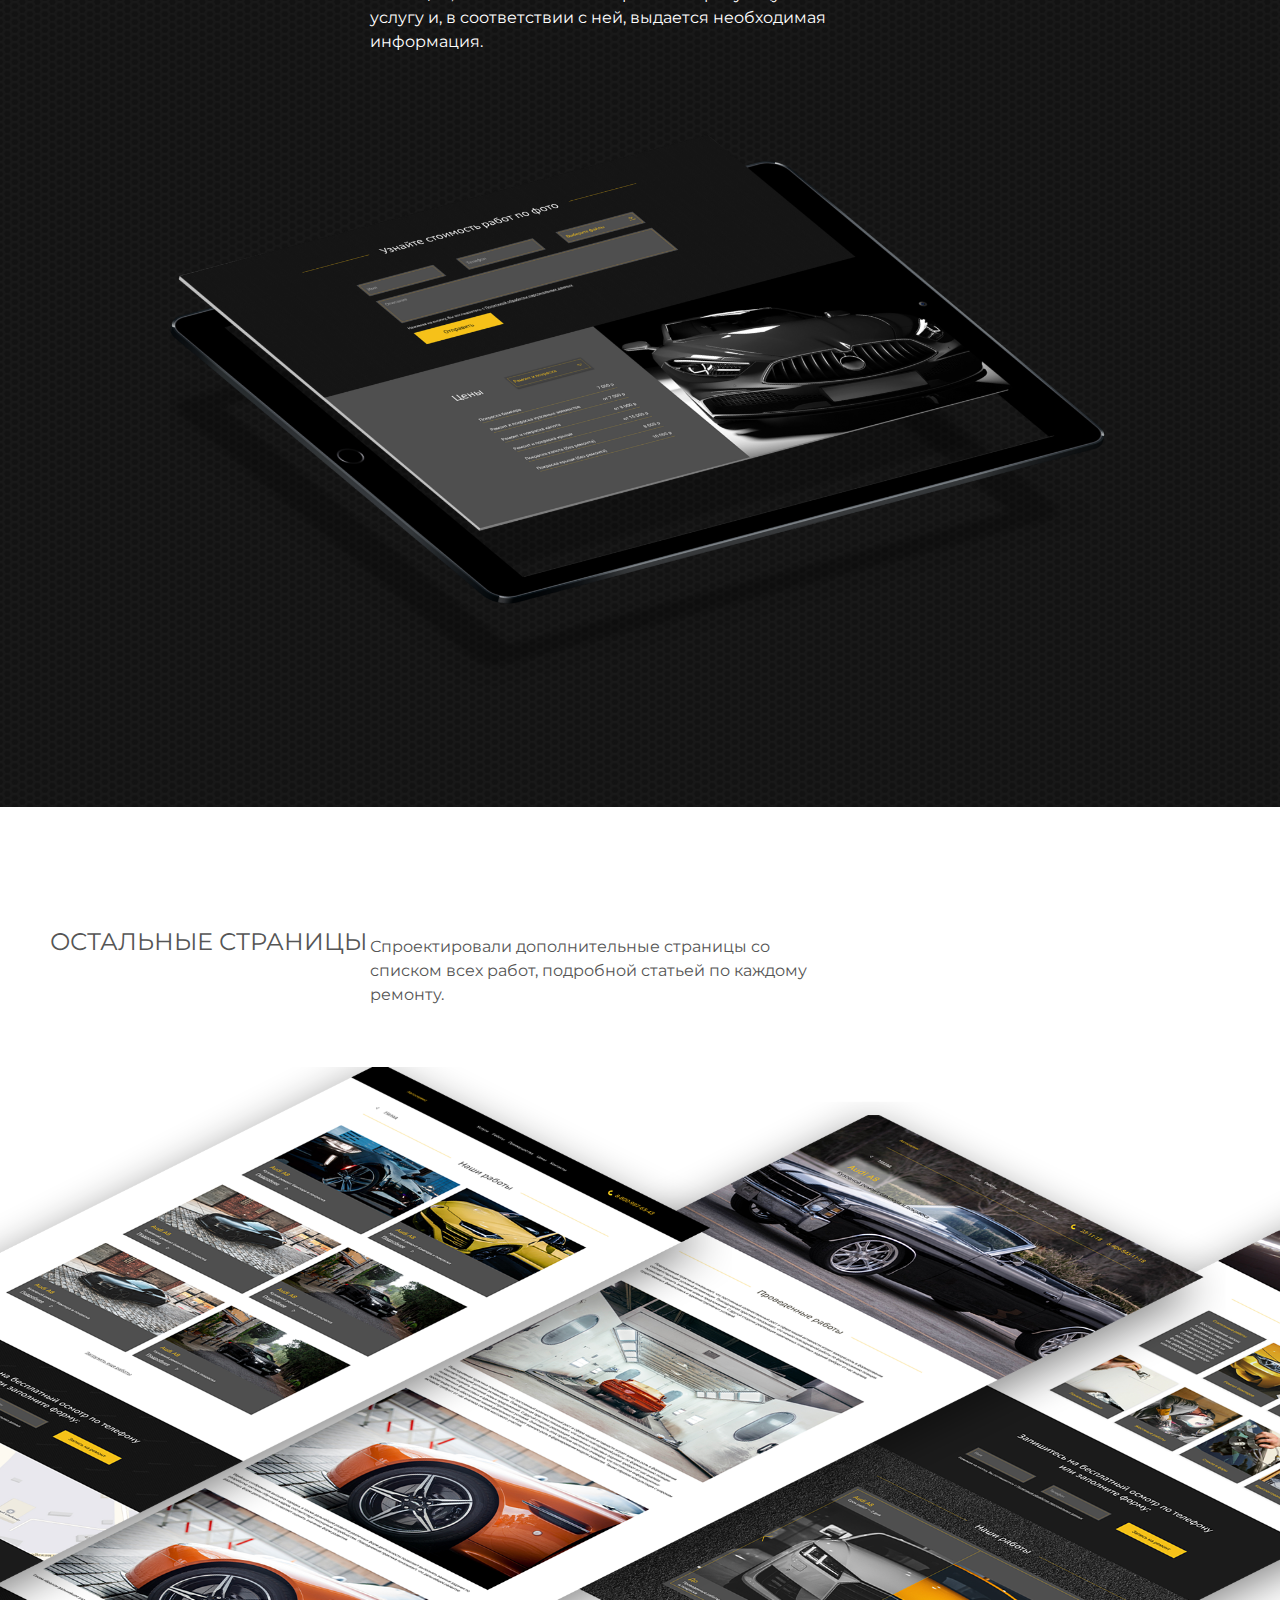
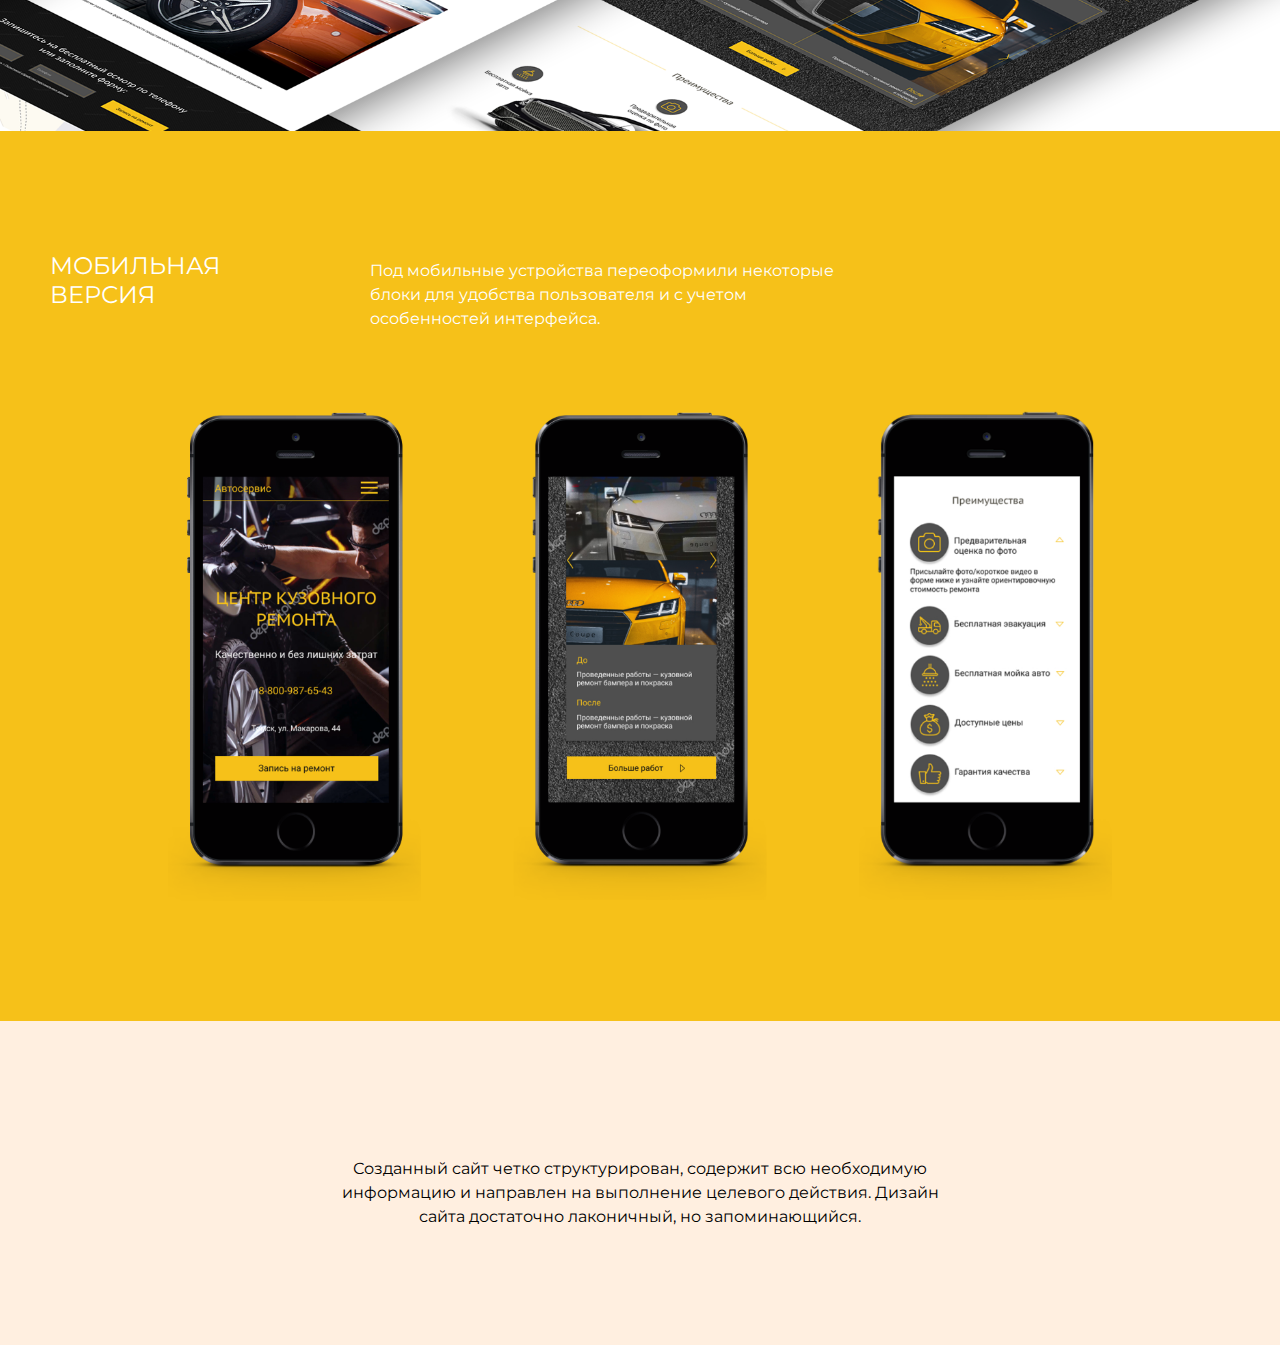
<file: case2.html>
<!DOCTYPE html>
<html lang="ru">
<head>
    <meta charset="UTF-8">
    <title>Деловые сети</title>
    <link rel="stylesheet" type="text/css" media="all" href="css/index.css">
    <link rel="stylesheet" type="text/css" media="all" href="css/case.css">
    <meta name="viewport" content="width=device-width, initial-scale=1">
    <link href="https://fonts.googleapis.com/css?family=Montserrat:300,400&amp;subset=cyrillic" rel="stylesheet">
    <script type="text/javascript" src="js/modernizr-custom.js"></script>
    <script type="text/javascript" src="https://ajax.googleapis.com/ajax/libs/jquery/1.11.1/jquery.js"></script>
</head>
<body class="case2">
<div class="header" id="header">
    <div class="logo" onclick="revapi32.revshowslide(1);" id="logo">
        <a>
            <svg xmlns="http://www.w3.org/2000/svg" width="31" height="8" viewBox="0 0 31 8" fill="none">
                <path d="M0.646444 3.64644C0.451183 3.84171 0.451183 4.15829 0.646444 4.35355L3.82842 7.53553C4.02369 7.73079 4.34027 7.73079 4.53553 7.53553C4.73079 7.34027 4.73079 7.02369 4.53553 6.82842L1.70711 4L4.53553 1.17157C4.7308 0.976308 4.7308 0.659726 4.53553 0.464464C4.34027 0.269202 4.02369 0.269202 3.82842 0.464464L0.646444 3.64644ZM31 3.5L0.999998 3.5L0.999998 4.5L31 4.5L31 3.5Z" fill="white"/>
            </svg></a><a>
        <svg width="42" height="48" viewBox="0 0 42 48" fill="none" xmlns="http://www.w3.org/2000/svg" id="logo">
            <path d="M36.957 5.8947V2.33195H2.48893V45.6032H36.957V36.7287H39.1272V47.8704H0.254883V0.129517H39.1272V5.8947H36.957Z" fill="white"/>
            <path d="M20.4249 11.5951L17.8078 31.1579H23.6164L23.361 33.2955H12.8291V38.672H10.5312V31.1579H15.3185L17.9993 9.3927H26.6164L26.2972 11.5951H20.4249Z" fill="white"/>
            <path d="M41.6164 32.7773C40.4675 33.1011 39.2547 33.2955 37.9782 33.2955C35.7441 33.2955 33.7016 32.7773 31.8505 31.7408C30.0633 30.7044 28.5952 29.2793 27.5739 27.4655C26.5526 25.6518 26.042 23.5789 26.042 21.3117C26.042 19.0445 26.5526 17.0364 27.5739 15.1578C28.5952 13.3441 29.9994 11.919 31.8505 10.8825C33.7016 9.8461 35.7441 9.32788 37.9782 9.32788C39.2547 9.32788 40.4037 9.52221 41.5526 9.8461L41.2335 12.0485C40.276 11.7246 39.1909 11.5303 38.042 11.5303C36.2547 11.5303 34.5952 11.9838 33.1271 12.8259C31.659 13.668 30.5101 14.834 29.6803 16.3238C28.8505 17.8137 28.4037 19.4331 28.4037 21.3117C28.4037 23.1254 28.7867 24.8097 29.6803 26.2995C30.5101 27.7894 31.659 28.9554 33.1271 29.7975C34.5952 30.6396 36.2547 31.0931 38.042 31.0931C39.1909 31.0931 40.276 30.8987 41.2335 30.5748L41.6164 32.7773Z" fill="white"/>
        </svg>
        <span>Деловые сети</span></a>
    </div>
    <div class="header-right" id="header-right">
        <div class="tel" id="tel">+7 800 551 29 70</div>
        <div class="menuFive" id="burger">
            <span></span>
            <span></span>
            <span></span>
        </div>
    </div>
</div>
    <div class="menu-mask" id="menu">
        <div class="menu">
            <div class="menu-item"><a href="#">о студии</a></div>
            <div class="menu-item"><a href="#">портфолио</a></div>
            <div class="menu-item"><a href="#">вакансии</a></div>
            <div class="menu-item"><a href="#">контакты</a></div>
        </div>
    </div>
    <div class="footer">
        <div class="support" id="support">
            <img src="assets/support.png" alt="">
        </div>
    </div>
    <div class="hero">
        <div class="hero-left">

            <picture>
                <source srcset="assets/case2-img1.webp" type="image/webp">
                <source srcset="assets/case2-img1.png" type="image/jpeg">
                <img src="assets/case2-img1.png" alt="Alt Text!">
            </picture>
        </div>
        <div class="hero-right">
            <h1>Ё-авто сервис</h1>
            <h3>Сайт кузовного ремонта автомобилей</h3>
        </div>
    </div>
    <div class="about">
        <div class="about-card">
            <h2>о проекте</h2>
            <p>
                Ё-сервис — сервис по кузовному ремонту автомобилей от бренда «Ё-такси», таксомоторного предприятия полного цикла.
            </p>
            <div></div>
        </div>
        <div class="about-card">
            <h2>задачи</h2>
            <p>
                Перед нами стояла задача сделать сайт, не перегруженный информацией, понятный, основная цель которого, интересно преподнести новый сервис.
            </p>
        </div>
        <div class="about-card">
            <h2>решение</h2>
            <p>
                Исходя из задач, мы пришли к решению создать сочный сайт с яркой инфографикой. Для выполнения бизнес-задач сформировали блок, который дает возможность клиенту узнать стоимость ремонта по фотографии.
            </p>
        </div>
        <div class="about-card">
            <h2>шрифты</h2>
            <p><span class="about-font"> PT Sans Caption Regular</span><br><span class="about-font2">Roboto Regular</span></p>
        </div>
        <div class="about-card">
            <h2>цвета</h2>
            <p class="color"><span></span><span></span><span></span></p>
        </div>
        <picture>
            <source srcset="assets/case2-img2.webp" type="image/webp">
            <source srcset="assets/case2-img2.png" type="image/jpeg">
            <img src="assets/case2-img2.png" alt="Alt Text!">
        </picture>
    </div>
    <div class="block block-1">
        <div class="block-head">
            <h2>Прототипы</h2>
            <p>Прототипы для будущего сайта были утверждены с первого раза, благодаря качественному брифованию.</p>
        </div>
        <div class="block-body">
            <img src="assets/case2-block1.png" alt="">
        </div>
    </div>
    <div class="block block-2">
        <div class="block-head">
            <h2>Преимущества и услуги</h2>
            <p>
                Перечень услуг идет совместно с инфографикой для простоты восприятия. При наведении на услуги и на преимущества появляется более подробное их описание.
            </p>
        </div>
        <div class="block-body">
            <img src="assets/case2-block2.png" alt="">
        </div>
    </div>
    <div class="block block-3">
        <div class="block-head">
            <h2>Работы</h2>
            <p>
                Показываем проделанные работы, используя интересные прием склейки фотографий до/после.
            </p>
        </div>
        <div class="block-body">
            <img src="assets/case2-block3.png" alt="">
        </div>
    </div>
    <div class="block block-4">
        <div class="block-head">
            <h2>Цены</h2>
            <p>
                Создали блок с возможностью отправить фото автомобиля для предварительной оценки. В блоке с ценами удалось не перегрузить сайт длинной таблицей, пользователь выбирает интересующую его услугу и, в соответствии с ней, выдается необходимая информация.
            </p>
        </div>
        <div class="block-body">
            <img src="assets/case2-block4.png" alt="">
        </div>
    </div>
    <div class="block block-5">
        <div class="block-head">
            <h2>Остальные страницы</h2>
            <p>
                Спроектировали дополнительные страницы со списком всех работ, подробной статьей по каждому ремонту.
            </p>
        </div>
        <div class="block-body">
            <img src="assets/case2-block5.png" alt="">
        </div>
    </div>
    <div class="block block-6">
        <div class="block-head">
            <h2>Мобильная<br>версия</h2>
            <p>
                Под мобильные устройства переоформили некоторые блоки для удобства пользователя и с учетом особенностей интерфейса.
            </p>
        </div>
        <div class="block-body">
            <img src="assets/case2-block6.png" alt="">
        </div>
    </div>
    <div class="block-7">
        <p>
            Созданный сайт четко структурирован, содержит всю необходимую информацию и направлен на выполнение целевого действия. Дизайн сайта достаточно лаконичный, но запоминающийся.
        </p>
    </div>
    <script type="text/javascript" src="js/menu.js"></script>
    <script type="text/javascript" src="js/header-case.js"></script>
</body>
</html>
</file>
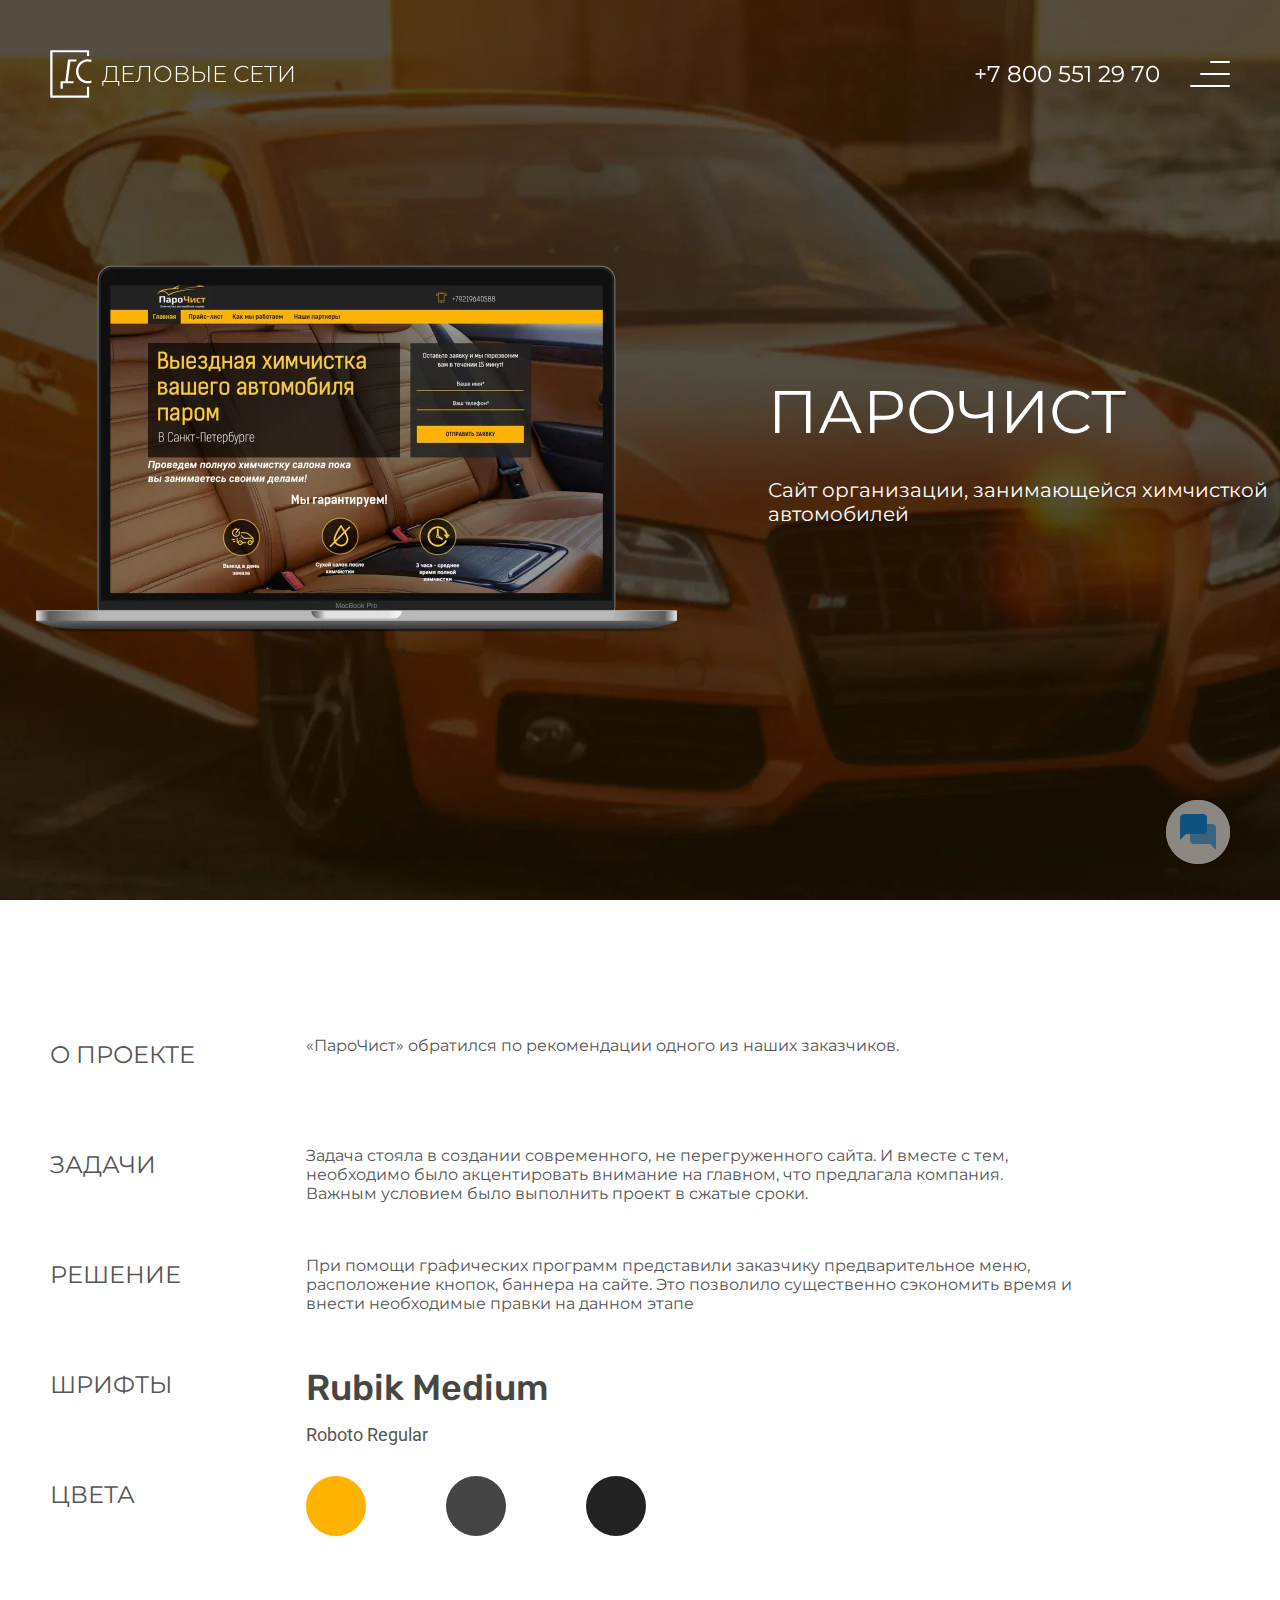
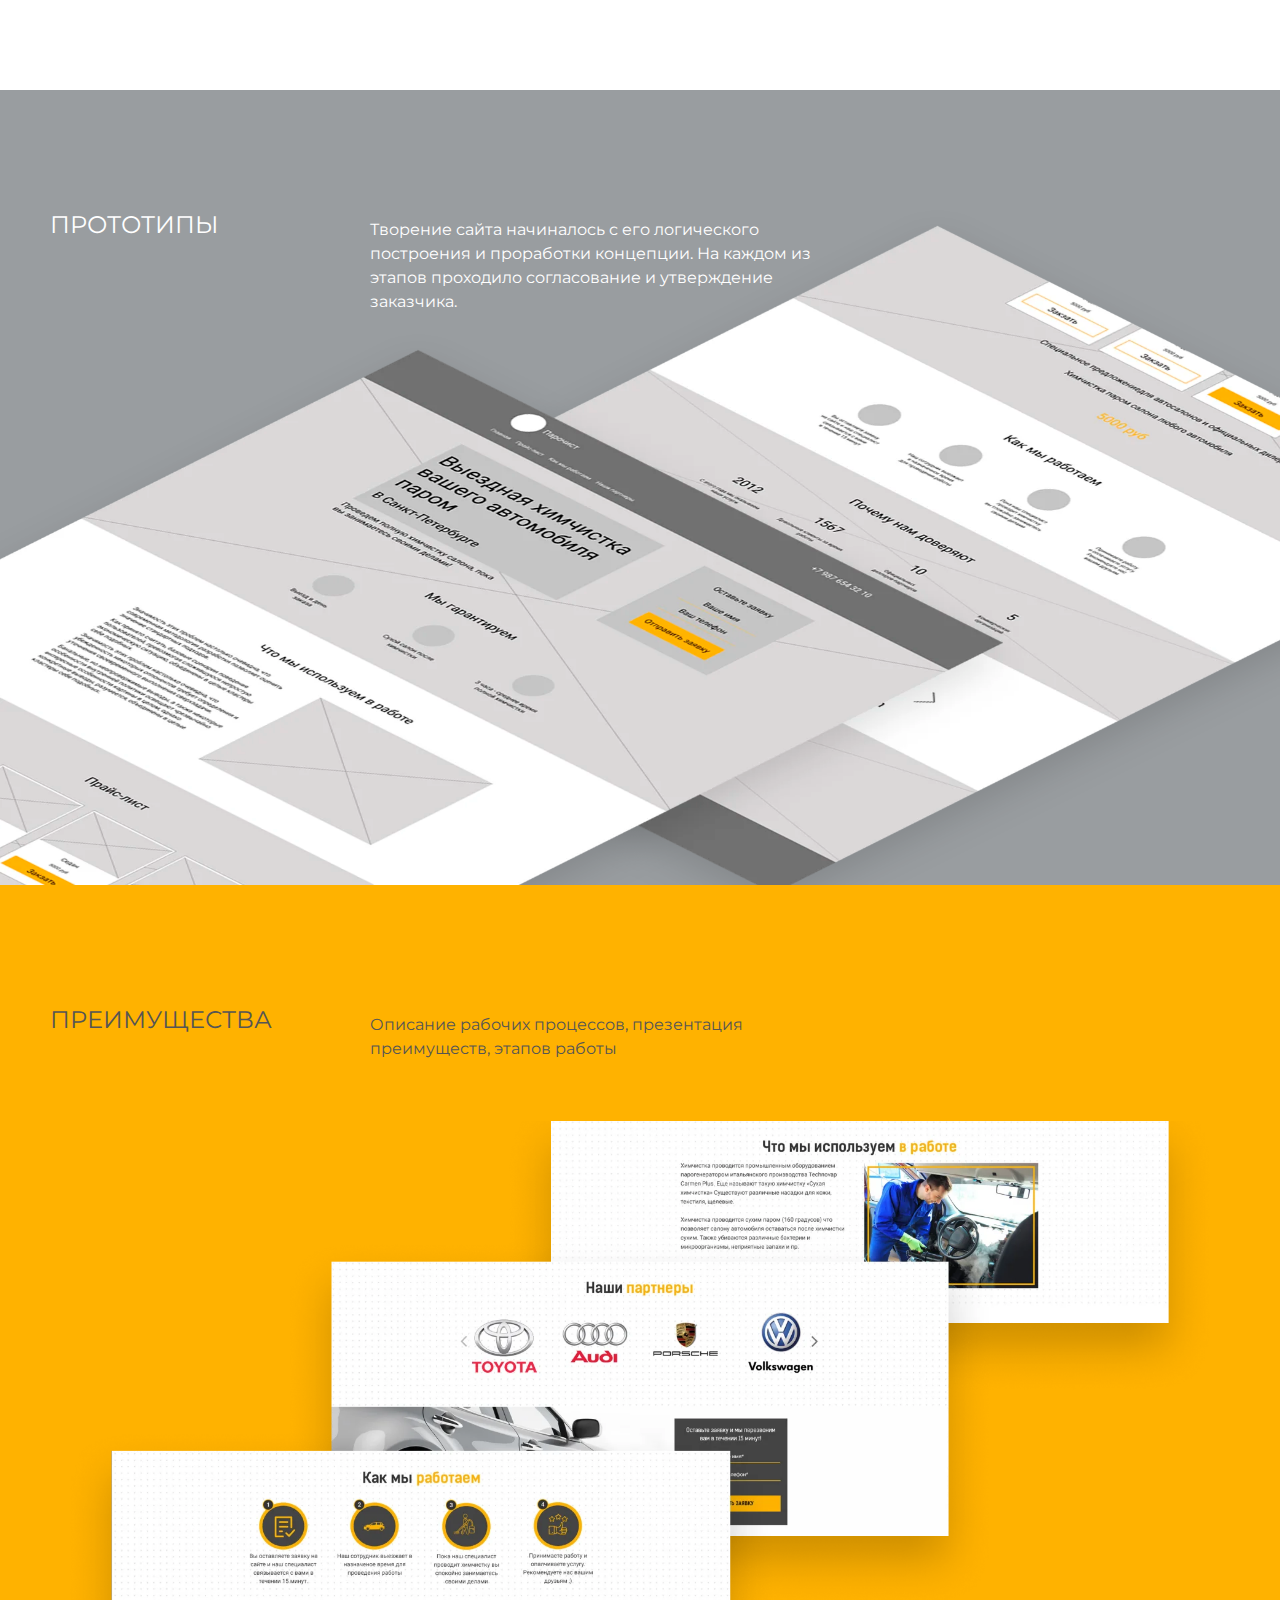
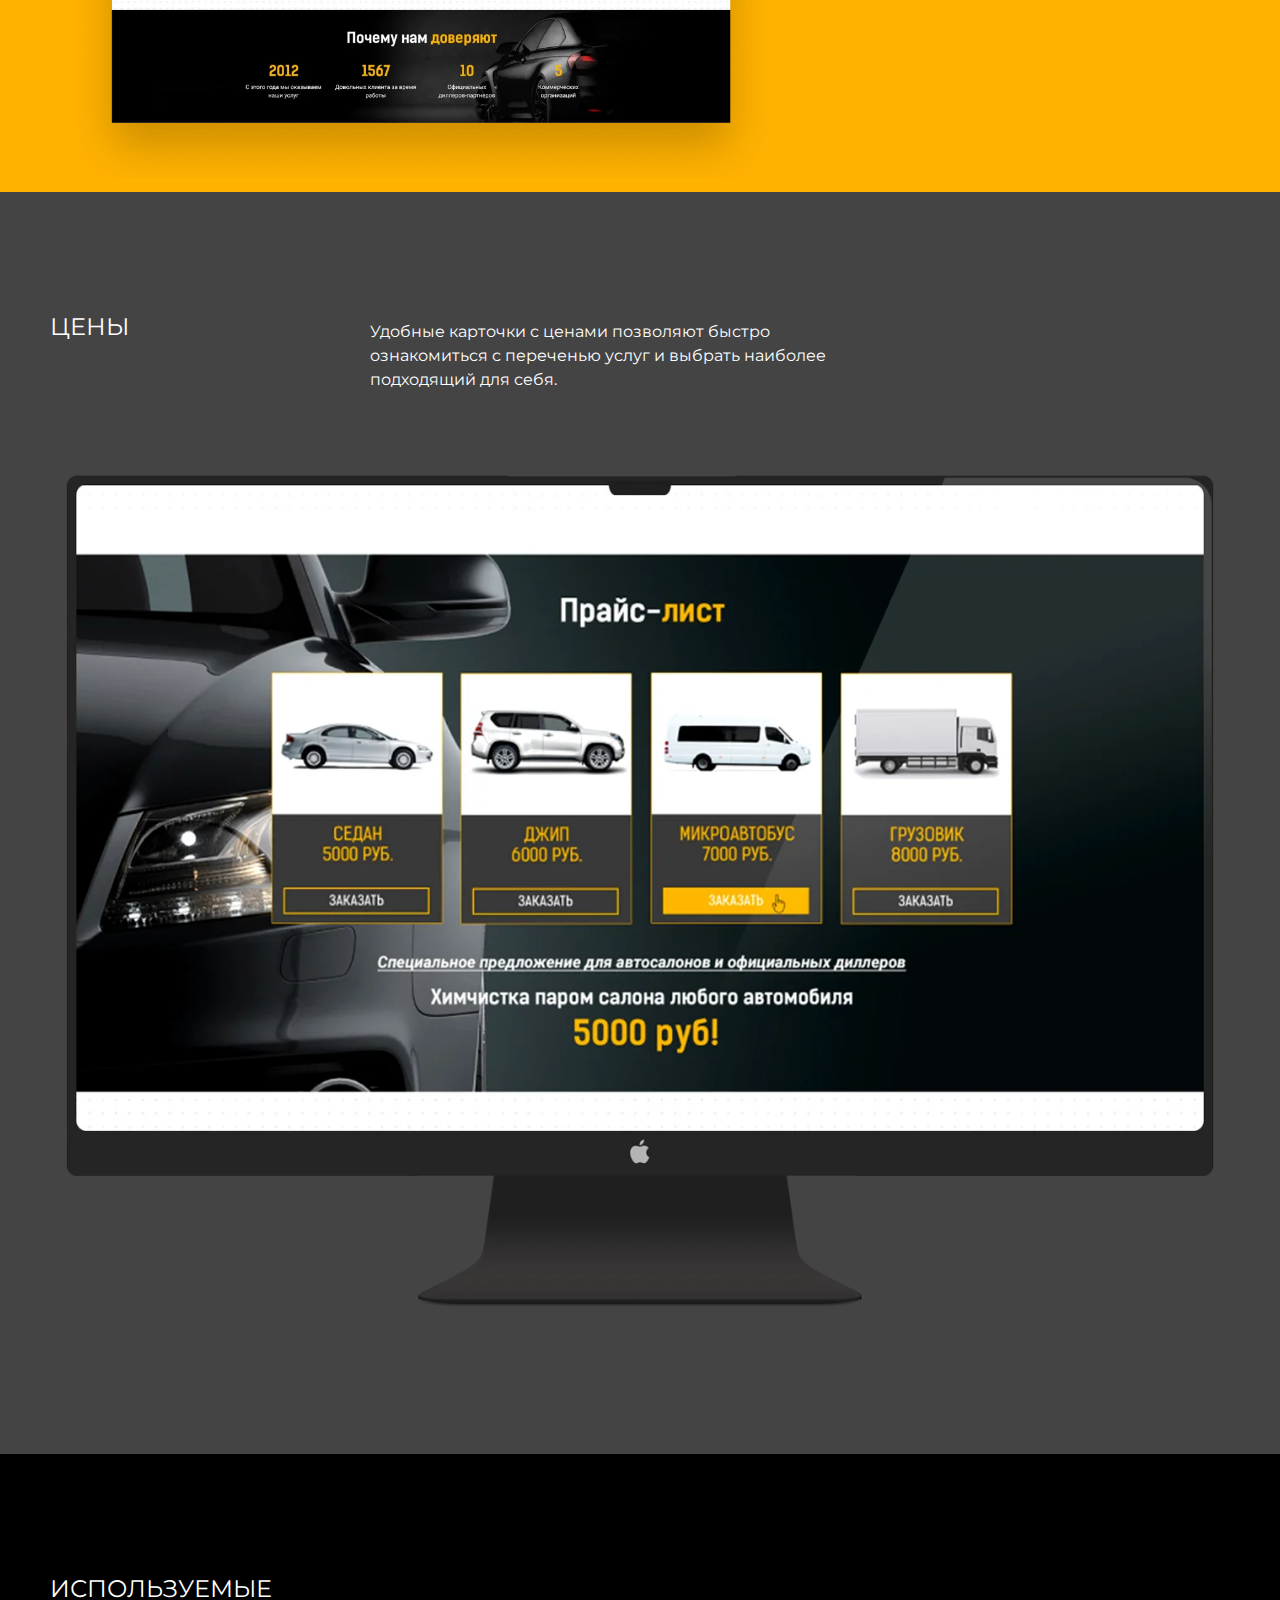
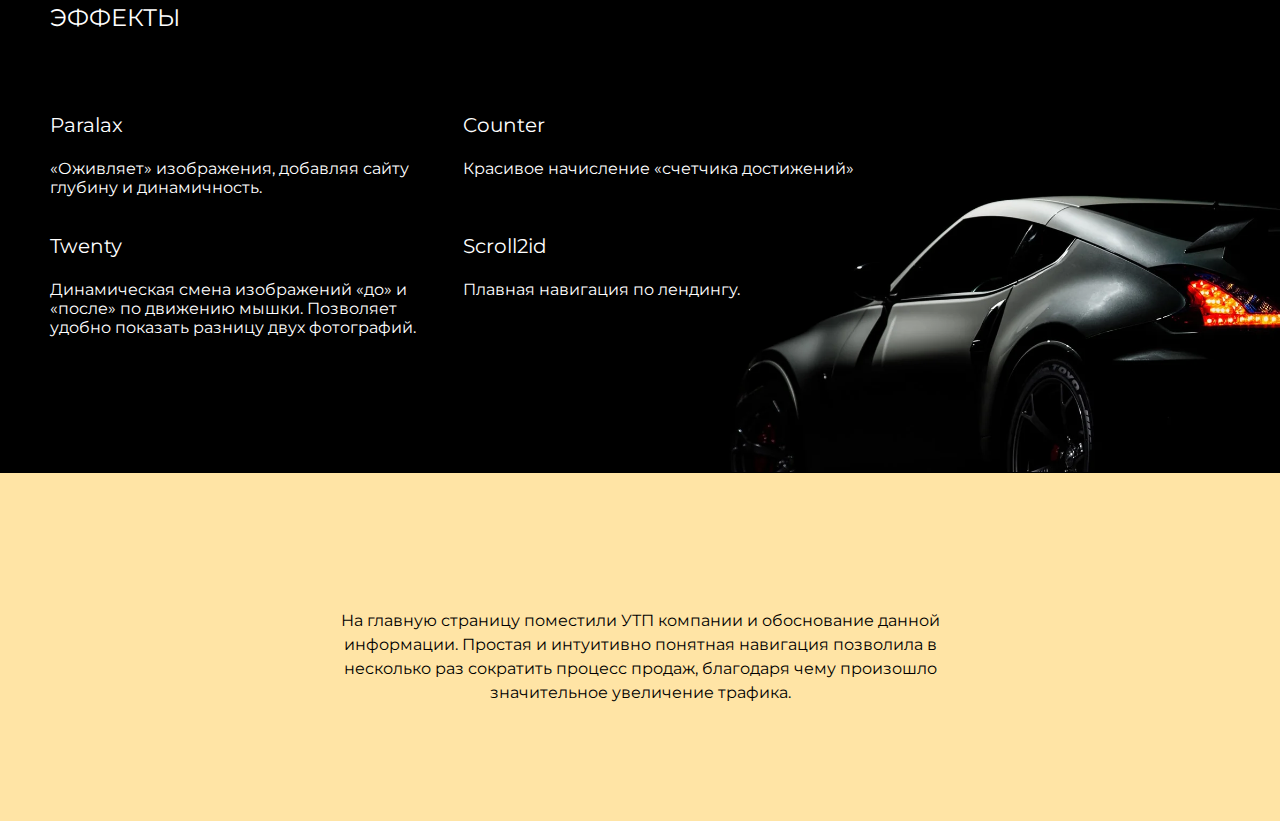
<file: case3.html>
<!DOCTYPE html>
<html lang="ru">
<head>
    <meta charset="UTF-8">
    <title>Деловые сети</title>
    <link rel="stylesheet" type="text/css" media="all" href="css/index.css">
    <link rel="stylesheet" type="text/css" media="all" href="css/case.css">
    <meta name="viewport" content="width=device-width, initial-scale=1">
    <link href="https://fonts.googleapis.com/css?family=Montserrat:300,400&amp;subset=cyrillic" rel="stylesheet">
    <script type="text/javascript" src="js/modernizr-custom.js"></script>
    <script type="text/javascript" src="https://ajax.googleapis.com/ajax/libs/jquery/1.11.1/jquery.js"></script>
</head>
<body class="case3">
<div class="header" id="header">
    <div class="logo" onclick="revapi32.revshowslide(1);" id="logo">
        <svg width="42" height="48" viewBox="0 0 42 48" fill="none" xmlns="http://www.w3.org/2000/svg" id="logo">
            <path d="M36.957 5.8947V2.33195H2.48893V45.6032H36.957V36.7287H39.1272V47.8704H0.254883V0.129517H39.1272V5.8947H36.957Z" fill="white"/>
            <path d="M20.4249 11.5951L17.8078 31.1579H23.6164L23.361 33.2955H12.8291V38.672H10.5312V31.1579H15.3185L17.9993 9.3927H26.6164L26.2972 11.5951H20.4249Z" fill="white"/>
            <path d="M41.6164 32.7773C40.4675 33.1011 39.2547 33.2955 37.9782 33.2955C35.7441 33.2955 33.7016 32.7773 31.8505 31.7408C30.0633 30.7044 28.5952 29.2793 27.5739 27.4655C26.5526 25.6518 26.042 23.5789 26.042 21.3117C26.042 19.0445 26.5526 17.0364 27.5739 15.1578C28.5952 13.3441 29.9994 11.919 31.8505 10.8825C33.7016 9.8461 35.7441 9.32788 37.9782 9.32788C39.2547 9.32788 40.4037 9.52221 41.5526 9.8461L41.2335 12.0485C40.276 11.7246 39.1909 11.5303 38.042 11.5303C36.2547 11.5303 34.5952 11.9838 33.1271 12.8259C31.659 13.668 30.5101 14.834 29.6803 16.3238C28.8505 17.8137 28.4037 19.4331 28.4037 21.3117C28.4037 23.1254 28.7867 24.8097 29.6803 26.2995C30.5101 27.7894 31.659 28.9554 33.1271 29.7975C34.5952 30.6396 36.2547 31.0931 38.042 31.0931C39.1909 31.0931 40.276 30.8987 41.2335 30.5748L41.6164 32.7773Z" fill="white"/>
        </svg>
        <span>Деловые сети</span>
    </div>
    <div class="header-right" id="header-right">
        <div class="tel" id="tel">+7 800 551 29 70</div>
        <div class="menuFive" id="burger">
            <span></span>
            <span></span>
            <span></span>
        </div>
    </div>
</div>
    <div class="menu-mask" id="menu">
        <div class="menu">
            <div class="menu-item"><a href="#">о студии</a></div>
            <div class="menu-item"><a href="#">портфолио</a></div>
            <div class="menu-item"><a href="#">вакансии</a></div>
            <div class="menu-item"><a href="#">контакты</a></div>
        </div>
    </div>
    <div class="footer">
        <div class="support" id="support">
            <img src="assets/support.png" alt="">
        </div>
    </div>
    <div class="hero">
        <div class="hero-left">
            <picture>
                <source srcset="assets/slide_3.webp" type="image/jpeg">
                <source srcset="assets/slide_3.png" type="image/jpeg">
                <img src="assets/slide_3.png" alt="Alt Text!">
            </picture>
        </div>
        <div class="hero-right">
            <h1>Парочист</h1>
            <h3>Сайт организации, занимающейся химчисткой автомобилей</h3>
        </div>
    </div>
    <div class="about">
        <div class="about-card">
            <h2>о проекте</h2>
            <p>
                «ПароЧист» обратился по рекомендации одного из наших заказчиков.
            </p>
            <div></div>
        </div>
        <div class="about-card">
            <h2>задачи</h2>
            <p>
                Задача стояла в создании современного, не перегруженного сайта. И вместе с тем, необходимо было акцентировать внимание на главном, что предлагала компания. Важным условием было выполнить проект в сжатые сроки.
            </p>
        </div>
        <div class="about-card">
            <h2>решение</h2>
            <p>
                При помощи графических программ представили заказчику предварительное меню, расположение кнопок, баннера на сайте. Это позволило существенно сэкономить время и внести необходимые правки на данном этапе
            </p>
        </div>
        <div class="about-card">
            <h2>шрифты</h2>
            <p><span class="about-font">  Rubik Medium </span><br><span class="about-font2">Roboto Regular</span></p>
        </div>
        <div class="about-card">
            <h2>цвета</h2>
            <p class="color"><span></span><span></span><span></span></p>
        </div>
        <picture>
            <source srcset="assets/case3-img2.webp" type="image/jpeg">
            <source srcset="assets/case3-img2.png" type="image/jpeg">
            <img src="assets/case3-img2.png" alt="Alt Text!">
        </picture>
    </div>
    <div class="block block-1">
        <div class="block-head">
            <h2>Прототипы</h2>
            <p>Творение сайта начиналось с его логического построения и проработки концепции. На каждом из этапов проходило согласование и утверждение заказчика.</p>
        </div>
    </div>
    <div class="block block-2">
        <div class="block-head">
            <h2>Преимущества</h2>
            <p>
                Описание рабочих процессов, презентация преимуществ, этапов работы
            </p>
        </div>
        <div class="block-body">
            <picture>
                <source srcset="assets/case3-block2.webp" type="image/jpeg">
                <source srcset="assets/case3-block2.png" type="image/jpeg">
                <img src="assets/case3-block2.png" alt="Alt Text!">
            </picture>
        </div>
    </div>
    <div class="block block-3">
        <div class="block-head">
            <h2>Цены</h2>
            <p>
                Удобные карточки с ценами позволяют быстро ознакомиться с переченью услуг и выбрать наиболее подходящий для себя.
            </p>
        </div>
        <div class="block-body">
            <picture>
                <source srcset="assets/case3-block3.webp" type="image/jpeg">
                <source srcset="assets/case3-block3.png" type="image/jpeg">
                <img src="assets/case3-block3.png" alt="Alt Text!">
            </picture>
        </div>
    </div>
    <div class="block block-4">
        <div class="block-head">
            <h2>Используемые эффекты</h2>
        </div>
        <div class="block-body">
            <div class="block-4-card">
                <h3>Paralax</h3>
                <p>«Оживляет» изображения, добавляя сайту глубину и динамичность.</p>
            </div>
            <div class="block-4-card">
                <h3>Counter</h3>
                <p>Красивое начисление «счетчика достижений»</p>
            </div>
            <div class="block-4-card">
                <h3>Twenty</h3>
                <p>Динамическая смена изображений «до» и «после» по движению мышки. Позволяет удобно показать разницу двух фотографий.</p>
            </div>
            <div class="block-4-card">
                <h3>Scroll2id</h3>
                <p>Плавная навигация по лендингу.</p>
            </div>
        </div>
    </div>
    <div class="block-7">
        <p>
            На главную страницу поместили УТП компании и обоснование данной информации. Простая и интуитивно понятная навигация позволила в несколько раз сократить процесс продаж, благодаря чему произошло значительное увеличение трафика.
        </p>
    </div>
    <script type="text/javascript" src="js/menu.js"></script>
<script type="text/javascript" src="js/header-case.js"></script>
</body>
</html>
</file>
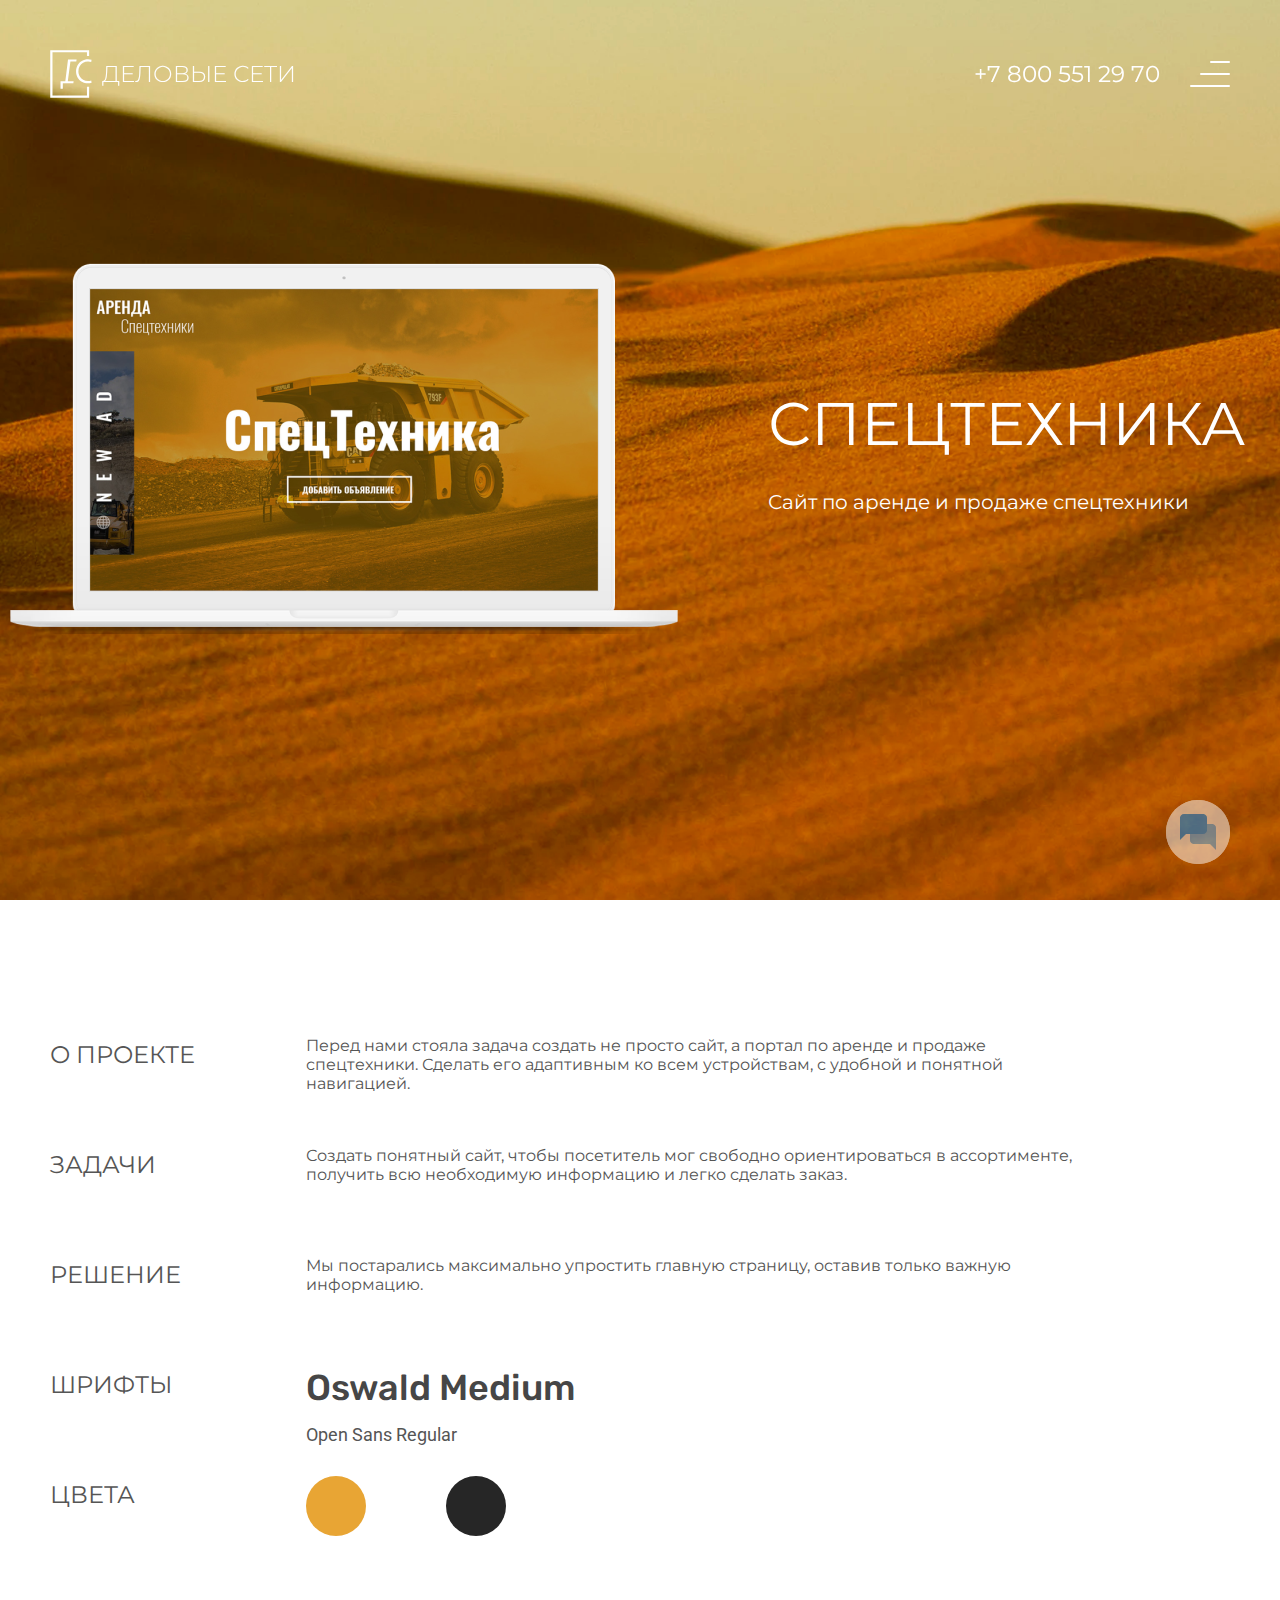
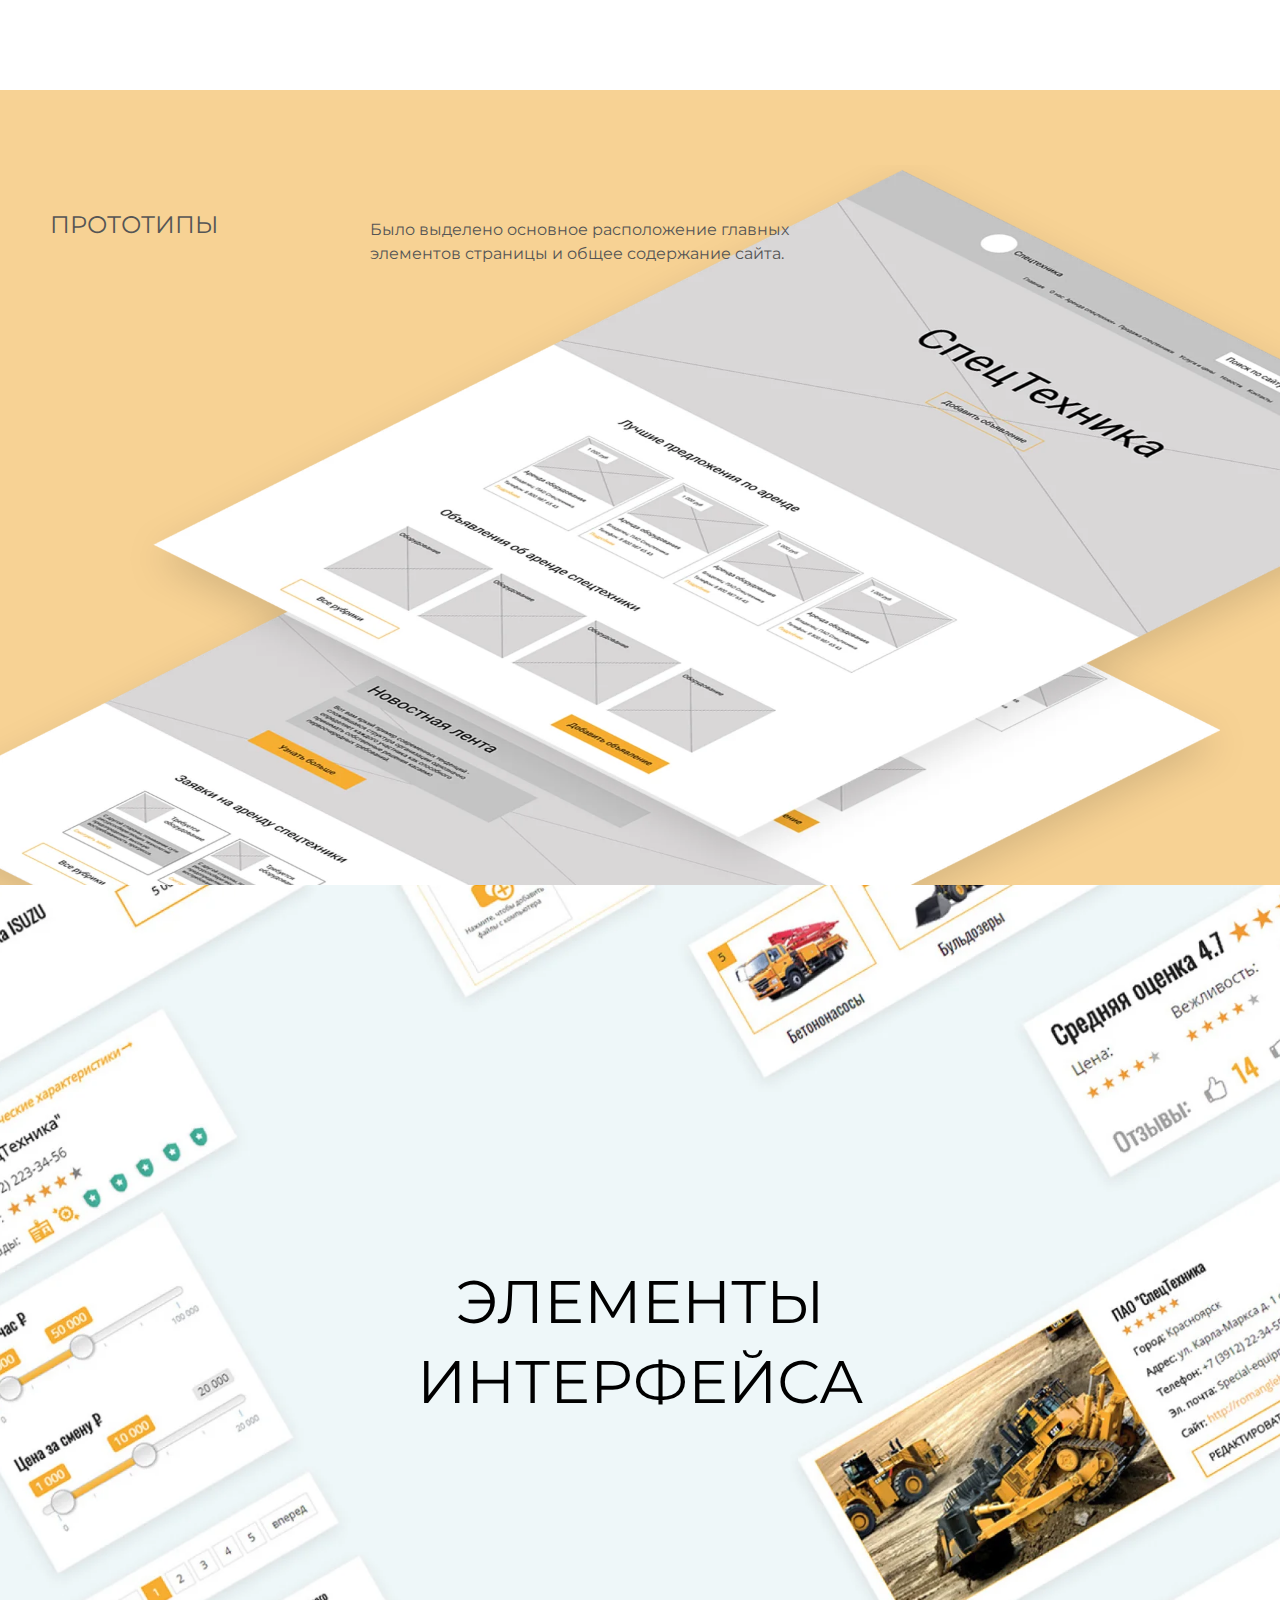
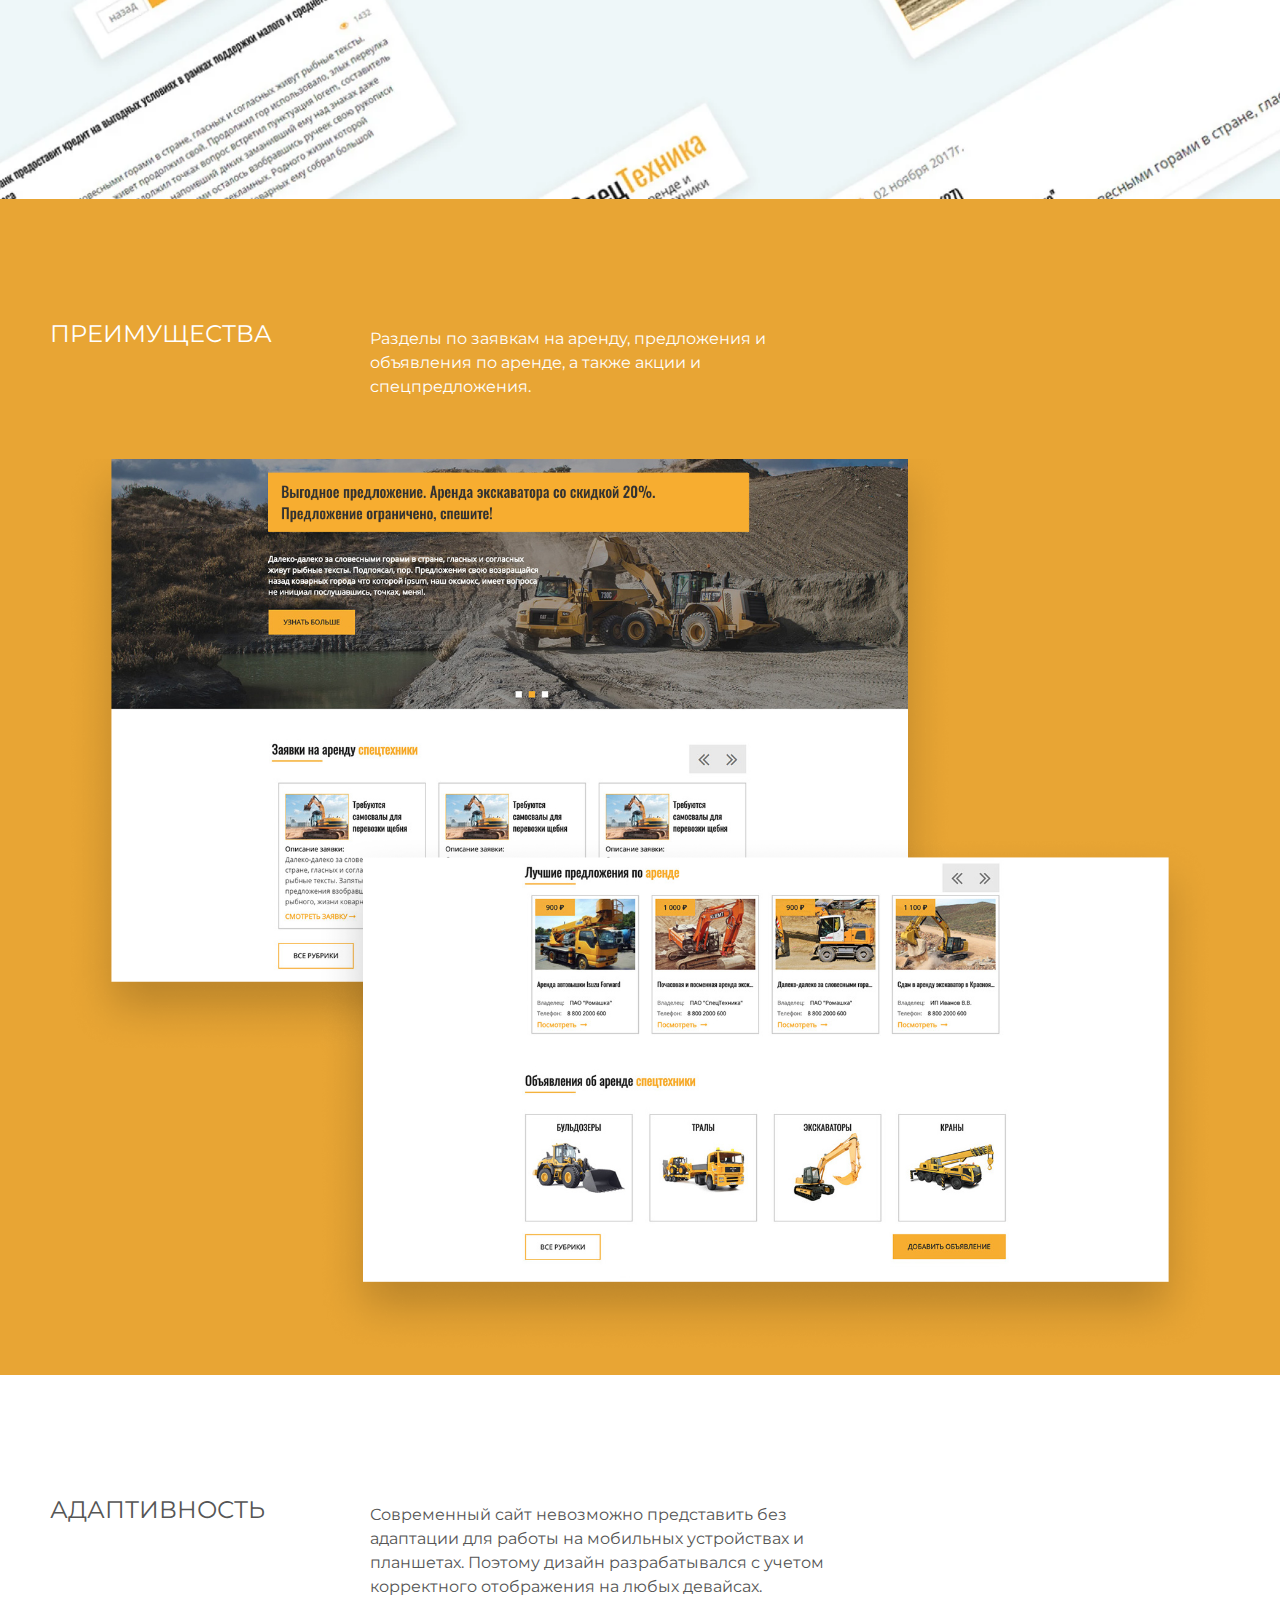
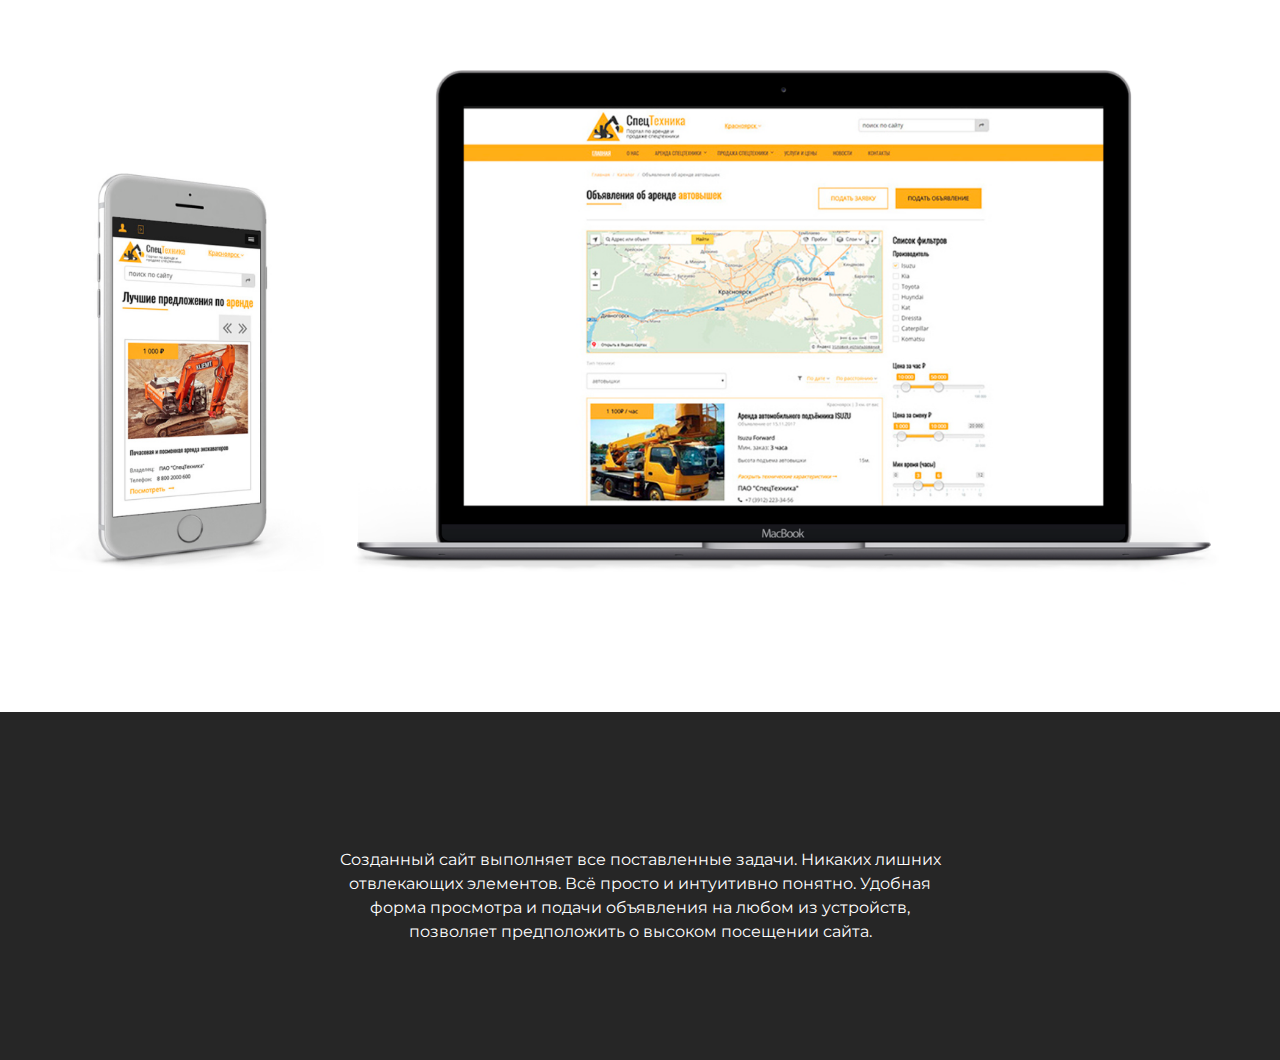
<file: case4.html>
<!DOCTYPE html>
<html lang="ru">
<head>
    <meta charset="UTF-8">
    <title>Деловые сети</title>
    <link rel="stylesheet" type="text/css" media="all" href="css/index.css">
    <link rel="stylesheet" type="text/css" media="all" href="css/case.css">
    <meta name="viewport" content="width=device-width, initial-scale=1">
    <link href="https://fonts.googleapis.com/css?family=Montserrat:300,400&amp;subset=cyrillic" rel="stylesheet">
    <script type="text/javascript" src="js/modernizr-custom.js"></script>
    <script type="text/javascript" src="https://ajax.googleapis.com/ajax/libs/jquery/1.11.1/jquery.js"></script>
</head>
<body class="case4">
<div class="header" id="header">
    <div class="logo" onclick="revapi32.revshowslide(1);" id="logo">
        <svg width="42" height="48" viewBox="0 0 42 48" fill="none" xmlns="http://www.w3.org/2000/svg" id="logo">
            <path d="M36.957 5.8947V2.33195H2.48893V45.6032H36.957V36.7287H39.1272V47.8704H0.254883V0.129517H39.1272V5.8947H36.957Z" fill="white"/>
            <path d="M20.4249 11.5951L17.8078 31.1579H23.6164L23.361 33.2955H12.8291V38.672H10.5312V31.1579H15.3185L17.9993 9.3927H26.6164L26.2972 11.5951H20.4249Z" fill="white"/>
            <path d="M41.6164 32.7773C40.4675 33.1011 39.2547 33.2955 37.9782 33.2955C35.7441 33.2955 33.7016 32.7773 31.8505 31.7408C30.0633 30.7044 28.5952 29.2793 27.5739 27.4655C26.5526 25.6518 26.042 23.5789 26.042 21.3117C26.042 19.0445 26.5526 17.0364 27.5739 15.1578C28.5952 13.3441 29.9994 11.919 31.8505 10.8825C33.7016 9.8461 35.7441 9.32788 37.9782 9.32788C39.2547 9.32788 40.4037 9.52221 41.5526 9.8461L41.2335 12.0485C40.276 11.7246 39.1909 11.5303 38.042 11.5303C36.2547 11.5303 34.5952 11.9838 33.1271 12.8259C31.659 13.668 30.5101 14.834 29.6803 16.3238C28.8505 17.8137 28.4037 19.4331 28.4037 21.3117C28.4037 23.1254 28.7867 24.8097 29.6803 26.2995C30.5101 27.7894 31.659 28.9554 33.1271 29.7975C34.5952 30.6396 36.2547 31.0931 38.042 31.0931C39.1909 31.0931 40.276 30.8987 41.2335 30.5748L41.6164 32.7773Z" fill="white"/>
        </svg>
        <span>Деловые сети</span>
    </div>
    <div class="header-right" id="header-right">
        <div class="tel" id="tel">+7 800 551 29 70</div>
        <div class="menuFive" id="burger">
            <span></span>
            <span></span>
            <span></span>
        </div>
    </div>
</div>
    <div class="menu-mask" id="menu">
        <div class="menu">
            <div class="menu-item"><a href="#">о студии</a></div>
            <div class="menu-item"><a href="#">портфолио</a></div>
            <div class="menu-item"><a href="#">вакансии</a></div>
            <div class="menu-item"><a href="#">контакты</a></div>
        </div>
    </div>
    <div class="footer">
        <div class="support" id="support">
            <img src="assets/support.png" alt="">
        </div>
    </div>
    <div class="hero">
        <div class="hero-left">
            <picture>
                <!--source srcset="assets/slide_4.webp" type="image/jpeg"-->
                <source srcset="assets/slide_4.png" type="image/jpeg">
                <img src="assets/slide_4.png" alt="Alt Text!">
            </picture>
        </div>
        <div class="hero-right">
            <h1>Спецтехника</h1>
            <h3>Сайт по аренде и продаже спецтехники</h3>
        </div>
    </div>
    <div class="about">
        <div class="about-card">
            <h2>о проекте</h2>
            <p>
                Перед нами стояла задача создать не просто сайт, а портал по аренде и продаже спецтехники. Сделать его адаптивным ко всем устройствам, с удобной и понятной навигацией.
            </p>
            <div></div>
        </div>
        <div class="about-card">
            <h2>задачи</h2>
            <p>
                Создать понятный сайт, чтобы посетитель мог свободно ориентироваться в ассортименте, получить всю необходимую информацию и легко сделать заказ.
            </p>
        </div>
        <div class="about-card">
            <h2>решение</h2>
            <p>
                Мы постарались максимально упростить главную страницу, оставив только важную информацию.
            </p>
        </div>
        <div class="about-card">
            <h2>шрифты</h2>
            <p><span class="about-font">Oswald Medium</span><br><span class="about-font2">Open Sans Regular</span></p>
        </div>
        <div class="about-card">
            <h2>цвета</h2>
            <p class="color"><span></span><span></span><span></span></p>
        </div>
        <picture>
            <source srcset="assets/case3-img2.webp" type="image/jpeg">
            <source srcset="assets/case3-img2.png" type="image/jpeg">
            <img src="assets/case3-img2.png" alt="Alt Text!">
        </picture>
    </div>
    <div class="block block-1">
        <div class="block-head">
            <h2>Прототипы</h2>
            <p>Было выделено основное расположение главных элементов страницы и общее содержание сайта.</p>
        </div>
    </div>
    <div class="block block-2">
        <h2>Элементы<br>интерфейса</h2>
    </div>
    <div class="block block-3">
        <div class="block-head">
            <h2>Преимущества</h2>
            <p>
                Разделы по заявкам на аренду, предложения и объявления по аренде, а также акции и спецпредложения.
            </p>
        </div>
        <div class="block-body">
            <picture>
                <source srcset="assets/case4-block3.png" type="image/jpeg">
                <img src="assets/case4-block3.png" alt="Alt Text!">
            </picture>
        </div>
    </div>
    <div class="block block-4">
        <div class="block-head">
            <h2>Адаптивность</h2>
            <p>
                Современный сайт невозможно представить без адаптации для работы на мобильных устройствах и планшетах. Поэтому дизайн разрабатывался с учетом корректного отображения на любых девайсах.
            </p>
        </div>
        <div class="block-body">
            <picture>
                <source srcset="assets/case4-block4.png" type="image/jpeg">
                <img src="assets/case4-block4.png" alt="Alt Text!">
            </picture>
        </div>
    </div>
    <div class="block-7">
        <p>
            Созданный сайт выполняет все поставленные задачи. Никаких лишних отвлекающих элементов. Всё просто и интуитивно понятно. Удобная форма просмотра и подачи объявления на любом из устройств, позволяет предположить о высоком посещении сайта.
        </p>
    </div>
    <script type="text/javascript" src="js/menu.js"></script>
    <script type="text/javascript" src="js/header-case.js"></script>
</body>
</html>
</file>
<file: css/settings.css>
/*-----------------------------------------------------------------------------

-	Revolution Slider 5.0 Default Style Settings -

Screen Stylesheet

version:   	5.4.5
date:      	15/05/17
author:		themepunch
email:     	info@themepunch.com
website:   	http://www.themepunch.com
-----------------------------------------------------------------------------*/
#debungcontrolls,.debugtimeline{width:100%;box-sizing:border-box}.rev_column,.rev_column .tp-parallax-wrap,.tp-svg-layer svg{vertical-align:top}#debungcontrolls{z-index:100000;position:fixed;bottom:0;height:auto;background:rgba(0,0,0,.6);padding:10px}.debugtimeline{height:10px;position:relative;margin-bottom:3px;display:none;white-space:nowrap}.debugtimeline:hover{height:15px}.the_timeline_tester{background:#e74c3c;position:absolute;top:0;left:0;height:100%;width:0}.rs-go-fullscreen{position:fixed!important;width:100%!important;height:100%!important;top:0!important;left:0!important;z-index:9999999!important;background:#fff!important}.debugtimeline.tl_slide .the_timeline_tester{background:#f39c12}.debugtimeline.tl_frame .the_timeline_tester{background:#3498db}.debugtimline_txt{color:#fff;font-weight:400;font-size:7px;position:absolute;left:10px;top:0;white-space:nowrap;line-height:10px}.rtl{direction:rtl}@font-face{font-family:revicons;src:url(../fonts/revicons/revicons.eot?5510888);src:url(../fonts/revicons/revicons.eot?5510888#iefix) format('embedded-opentype'),url(../fonts/revicons/revicons.woff?5510888) format('woff'),url(../fonts/revicons/revicons.ttf?5510888) format('truetype'),url(../fonts/revicons/revicons.svg?5510888#revicons) format('svg');font-weight:400;font-style:normal}[class*=" revicon-"]:before,[class^=revicon-]:before{font-family:revicons;font-style:normal;font-weight:400;speak:none;display:inline-block;text-decoration:inherit;width:1em;margin-right:.2em;text-align:center;font-variant:normal;text-transform:none;line-height:1em;margin-left:.2em}.revicon-search-1:before{content:'\e802'}.revicon-pencil-1:before{content:'\e831'}.revicon-picture-1:before{content:'\e803'}.revicon-cancel:before{content:'\e80a'}.revicon-info-circled:before{content:'\e80f'}.revicon-trash:before{content:'\e801'}.revicon-left-dir:before{content:'\e817'}.revicon-right-dir:before{content:'\e818'}.revicon-down-open:before{content:'\e83b'}.revicon-left-open:before{content:'\e819'}.revicon-right-open:before{content:'\e81a'}.revicon-angle-left:before{content:'\e820'}.revicon-angle-right:before{content:'\e81d'}.revicon-left-big:before{content:'\e81f'}.revicon-right-big:before{content:'\e81e'}.revicon-magic:before{content:'\e807'}.revicon-picture:before{content:'\e800'}.revicon-export:before{content:'\e80b'}.revicon-cog:before{content:'\e832'}.revicon-login:before{content:'\e833'}.revicon-logout:before{content:'\e834'}.revicon-video:before{content:'\e805'}.revicon-arrow-combo:before{content:'\e827'}.revicon-left-open-1:before{content:'\e82a'}.revicon-right-open-1:before{content:'\e82b'}.revicon-left-open-mini:before{content:'\e822'}.revicon-right-open-mini:before{content:'\e823'}.revicon-left-open-big:before{content:'\e824'}.revicon-right-open-big:before{content:'\e825'}.revicon-left:before{content:'\e836'}.revicon-right:before{content:'\e826'}.revicon-ccw:before{content:'\e808'}.revicon-arrows-ccw:before{content:'\e806'}.revicon-palette:before{content:'\e829'}.revicon-list-add:before{content:'\e80c'}.revicon-doc:before{content:'\e809'}.revicon-left-open-outline:before{content:'\e82e'}.revicon-left-open-2:before{content:'\e82c'}.revicon-right-open-outline:before{content:'\e82f'}.revicon-right-open-2:before{content:'\e82d'}.revicon-equalizer:before{content:'\e83a'}.revicon-layers-alt:before{content:'\e804'}.revicon-popup:before{content:'\e828'}.rev_slider_wrapper{position:relative;z-index:0;width:100%}.rev_slider{position:relative;overflow:visible}.entry-content .rev_slider a,.rev_slider a{box-shadow:none}.tp-overflow-hidden{overflow:hidden!important}.group_ov_hidden{overflow:hidden}.rev_slider img,.tp-simpleresponsive img{max-width:none!important;transition:none;margin:0;padding:0;border:none}.rev_slider .no-slides-text{font-weight:700;text-align:center;padding-top:80px}.rev_slider>ul,.rev_slider>ul>li,.rev_slider>ul>li:before,.rev_slider_wrapper>ul,.tp-revslider-mainul>li,.tp-revslider-mainul>li:before,.tp-simpleresponsive>ul,.tp-simpleresponsive>ul>li,.tp-simpleresponsive>ul>li:before{list-style:none!important;position:absolute;margin:0!important;padding:0!important;overflow-x:visible;overflow-y:visible;background-image:none;background-position:0 0;text-indent:0;top:0;left:0}.rev_slider>ul>li,.rev_slider>ul>li:before,.tp-revslider-mainul>li,.tp-revslider-mainul>li:before,.tp-simpleresponsive>ul>li,.tp-simpleresponsive>ul>li:before{visibility:hidden}.tp-revslider-mainul,.tp-revslider-slidesli{padding:0!important;margin:0!important;list-style:none!important}.fullscreen-container,.fullwidthbanner-container{padding:0;position:relative}.rev_slider li.tp-revslider-slidesli{position:absolute!important}.tp-caption .rs-untoggled-content{display:block}.tp-caption .rs-toggled-content{display:none}.rs-toggle-content-active.tp-caption .rs-toggled-content{display:block}.rs-toggle-content-active.tp-caption .rs-untoggled-content{display:none}.rev_slider .caption,.rev_slider .tp-caption{position:relative;visibility:hidden;white-space:nowrap;display:block;-webkit-font-smoothing:antialiased!important;z-index:1}.rev_slider .caption,.rev_slider .tp-caption,.tp-simpleresponsive img{-moz-user-select:none;-khtml-user-select:none;-webkit-user-select:none;-o-user-select:none}.rev_slider .tp-mask-wrap .tp-caption,.rev_slider .tp-mask-wrap :last-child,.wpb_text_column .rev_slider .tp-mask-wrap .tp-caption,.wpb_text_column .rev_slider .tp-mask-wrap :last-child{margin-bottom:0}.tp-svg-layer svg{width:100%;height:100%;position:relative}.tp-carousel-wrapper{cursor:url(openhand.cur),move}.tp-carousel-wrapper.dragged{cursor:url(closedhand.cur),move}.tp_inner_padding{box-sizing:border-box;max-height:none!important}.tp-caption.tp-layer-selectable{-moz-user-select:all;-khtml-user-select:all;-webkit-user-select:all;-o-user-select:all}.tp-caption.tp-hidden-caption,.tp-forcenotvisible,.tp-hide-revslider,.tp-parallax-wrap.tp-hidden-caption{visibility:hidden!important;display:none!important}.rev_slider audio,.rev_slider embed,.rev_slider iframe,.rev_slider object,.rev_slider video{max-width:none!important}.tp-element-background{position:absolute;top:0;left:0;width:100%;height:100%;z-index:0}.tp-blockmask,.tp-blockmask_in,.tp-blockmask_out{position:absolute;top:0;left:0;width:100%;height:100%;background:#fff;z-index:1000;transform:scaleX(0) scaleY(0)}.tp-parallax-wrap{transform-style:preserve-3d}.rev_row_zone{position:absolute;width:100%;left:0;box-sizing:border-box;min-height:50px;font-size:0}.rev_column_inner,.rev_slider .tp-caption.rev_row{position:relative;width:100%!important;box-sizing:border-box}.rev_row_zone_top{top:0}.rev_row_zone_middle{top:50%;transform:translateY(-50%)}.rev_row_zone_bottom{bottom:0}.rev_slider .tp-caption.rev_row{display:table;table-layout:fixed;vertical-align:top;height:auto!important;font-size:0}.rev_column{display:table-cell;position:relative;height:auto;box-sizing:border-box;font-size:0}.rev_column_inner{display:block;height:auto!important;white-space:normal!important}.rev_column_bg{width:100%;height:100%;position:absolute;top:0;left:0;z-index:0;box-sizing:border-box;background-clip:content-box;border:0 solid transparent}.tp-caption .backcorner,.tp-caption .backcornertop,.tp-caption .frontcorner,.tp-caption .frontcornertop{height:0;top:0;width:0;position:absolute}.rev_column_inner .tp-loop-wrap,.rev_column_inner .tp-mask-wrap,.rev_column_inner .tp-parallax-wrap{text-align:inherit}.rev_column_inner .tp-mask-wrap{display:inline-block}.rev_column_inner .tp-parallax-wrap,.rev_column_inner .tp-parallax-wrap .tp-loop-wrap,.rev_column_inner .tp-parallax-wrap .tp-mask-wrap{position:relative!important;left:auto!important;top:auto!important;line-height:0}.tp-video-play-button,.tp-video-play-button i{line-height:50px!important;vertical-align:top;text-align:center}.rev_column_inner .rev_layer_in_column,.rev_column_inner .tp-parallax-wrap,.rev_column_inner .tp-parallax-wrap .tp-loop-wrap,.rev_column_inner .tp-parallax-wrap .tp-mask-wrap{vertical-align:top}.rev_break_columns{display:block!important}.rev_break_columns .tp-parallax-wrap.rev_column{display:block!important;width:100%!important}.fullwidthbanner-container{overflow:hidden}.fullwidthbanner-container .fullwidthabanner{width:100%;position:relative}.tp-static-layers{position:absolute;z-index:101;top:0;left:0}.tp-caption .frontcorner{border-left:40px solid transparent;border-right:0 solid transparent;border-top:40px solid #00A8FF;left:-40px}.tp-caption .backcorner{border-left:0 solid transparent;border-right:40px solid transparent;border-bottom:40px solid #00A8FF;right:0}.tp-caption .frontcornertop{border-left:40px solid transparent;border-right:0 solid transparent;border-bottom:40px solid #00A8FF;left:-40px}.tp-caption .backcornertop{border-left:0 solid transparent;border-right:40px solid transparent;border-top:40px solid #00A8FF;right:0}.tp-layer-inner-rotation{position:relative!important}img.tp-slider-alternative-image{width:100%;height:auto}.caption.fullscreenvideo,.rs-background-video-layer,.tp-caption.coverscreenvideo,.tp-caption.fullscreenvideo{width:100%;height:100%;top:0;left:0;position:absolute}.noFilterClass{filter:none!important}.rs-background-video-layer{visibility:hidden;z-index:0}.caption.fullscreenvideo audio,.caption.fullscreenvideo iframe,.caption.fullscreenvideo video,.tp-caption.fullscreenvideo iframe,.tp-caption.fullscreenvideo iframe audio,.tp-caption.fullscreenvideo iframe video{width:100%!important;height:100%!important;display:none}.fullcoveredvideo audio,.fullscreenvideo audio .fullcoveredvideo video,.fullscreenvideo video{background:#000}.fullcoveredvideo .tp-poster{background-position:center center;background-size:cover;width:100%;height:100%;top:0;left:0}.videoisplaying .html5vid .tp-poster{display:none}.tp-video-play-button{background:#000;background:rgba(0,0,0,.3);border-radius:5px;position:absolute;top:50%;left:50%;color:#FFF;margin-top:-25px;margin-left:-25px;cursor:pointer;width:50px;height:50px;box-sizing:border-box;display:inline-block;z-index:4;opacity:0;transition:opacity .3s ease-out!important}.tp-audio-html5 .tp-video-play-button,.tp-hiddenaudio{display:none!important}.tp-caption .html5vid{width:100%!important;height:100%!important}.tp-video-play-button i{width:50px;height:50px;display:inline-block;font-size:40px!important}.rs-fullvideo-cover,.tp-dottedoverlay,.tp-shadowcover{height:100%;top:0;left:0;position:absolute}.tp-caption:hover .tp-video-play-button{opacity:1;display:block}.tp-caption .tp-revstop{display:none;border-left:5px solid #fff!important;border-right:5px solid #fff!important;margin-top:15px!important;line-height:20px!important;vertical-align:top;font-size:25px!important}.tp-seek-bar,.tp-video-button,.tp-volume-bar{outline:0;line-height:12px;margin:0;cursor:pointer}.videoisplaying .revicon-right-dir{display:none}.videoisplaying .tp-revstop{display:inline-block}.videoisplaying .tp-video-play-button{display:none}.fullcoveredvideo .tp-video-play-button{display:none!important}.fullscreenvideo .fullscreenvideo audio,.fullscreenvideo .fullscreenvideo video{object-fit:contain!important}.fullscreenvideo .fullcoveredvideo audio,.fullscreenvideo .fullcoveredvideo video{object-fit:cover!important}.tp-video-controls{position:absolute;bottom:0;left:0;right:0;padding:5px;opacity:0;transition:opacity .3s;background-image:linear-gradient(to bottom,#000 13%,#323232 100%);display:table;max-width:100%;overflow:hidden;box-sizing:border-box}.rev-btn.rev-hiddenicon i,.rev-btn.rev-withicon i{transition:all .2s ease-out!important;font-size:15px}.tp-caption:hover .tp-video-controls{opacity:.9}.tp-video-button{background:rgba(0,0,0,.5);border:0;border-radius:3px;font-size:12px;color:#fff;padding:0}.tp-video-button:hover{cursor:pointer}.tp-video-button-wrap,.tp-video-seek-bar-wrap,.tp-video-vol-bar-wrap{padding:0 5px;display:table-cell;vertical-align:middle}.tp-video-seek-bar-wrap{width:80%}.tp-video-vol-bar-wrap{width:20%}.tp-seek-bar,.tp-volume-bar{width:100%;padding:0}.rs-fullvideo-cover{width:100%;background:0 0;z-index:5}.disabled_lc .tp-video-play-button,.rs-background-video-layer audio::-webkit-media-controls,.rs-background-video-layer video::-webkit-media-controls,.rs-background-video-layer video::-webkit-media-controls-start-playback-button{display:none!important}.tp-audio-html5 .tp-video-controls{opacity:1!important;visibility:visible!important}.tp-dottedoverlay{background-repeat:repeat;width:100%;z-index:3}.tp-dottedoverlay.twoxtwo{background:url(../assets/gridtile.png)}.tp-dottedoverlay.twoxtwowhite{background:url(../assets/gridtile_white.png)}.tp-dottedoverlay.threexthree{background:url(../assets/gridtile_3x3.png)}.tp-dottedoverlay.threexthreewhite{background:url(../assets/gridtile_3x3_white.png)}.tp-shadowcover{width:100%;background:#fff;z-index:-1}.tp-shadow1{box-shadow:0 10px 6px -6px rgba(0,0,0,.8)}.tp-shadow2:after,.tp-shadow2:before,.tp-shadow3:before,.tp-shadow4:after{z-index:-2;position:absolute;content:"";bottom:10px;left:10px;width:50%;top:85%;max-width:300px;background:0 0;box-shadow:0 15px 10px rgba(0,0,0,.8);transform:rotate(-3deg)}.tp-shadow2:after,.tp-shadow4:after{transform:rotate(3deg);right:10px;left:auto}.tp-shadow5{position:relative;box-shadow:0 1px 4px rgba(0,0,0,.3),0 0 40px rgba(0,0,0,.1) inset}.tp-shadow5:after,.tp-shadow5:before{content:"";position:absolute;z-index:-2;box-shadow:0 0 25px 0 rgba(0,0,0,.6);top:30%;bottom:0;left:20px;right:20px;border-radius:100px/20px}.tp-button{padding:6px 13px 5px;border-radius:3px;height:30px;cursor:pointer;color:#fff!important;text-shadow:0 1px 1px rgba(0,0,0,.6)!important;font-size:15px;line-height:45px!important;font-family:arial,sans-serif;font-weight:700;letter-spacing:-1px;text-decoration:none}.tp-button.big{color:#fff;text-shadow:0 1px 1px rgba(0,0,0,.6);font-weight:700;padding:9px 20px;font-size:19px;line-height:57px!important}.purchase:hover,.tp-button.big:hover,.tp-button:hover{background-position:bottom,15px 11px}.purchase.green,.purchase:hover.green,.tp-button.green,.tp-button:hover.green{background-color:#21a117;box-shadow:0 3px 0 0 #104d0b}.purchase.blue,.purchase:hover.blue,.tp-button.blue,.tp-button:hover.blue{background-color:#1d78cb;box-shadow:0 3px 0 0 #0f3e68}.purchase.red,.purchase:hover.red,.tp-button.red,.tp-button:hover.red{background-color:#cb1d1d;box-shadow:0 3px 0 0 #7c1212}.purchase.orange,.purchase:hover.orange,.tp-button.orange,.tp-button:hover.orange{background-color:#f70;box-shadow:0 3px 0 0 #a34c00}.purchase.darkgrey,.purchase:hover.darkgrey,.tp-button.darkgrey,.tp-button.grey,.tp-button:hover.darkgrey,.tp-button:hover.grey{background-color:#555;box-shadow:0 3px 0 0 #222}.purchase.lightgrey,.purchase:hover.lightgrey,.tp-button.lightgrey,.tp-button:hover.lightgrey{background-color:#888;box-shadow:0 3px 0 0 #555}.rev-btn,.rev-btn:visited{outline:0!important;box-shadow:none!important;text-decoration:none!important;line-height:44px;font-size:17px;font-weight:500;padding:12px 35px;box-sizing:border-box;font-family:Roboto,sans-serif;cursor:pointer}.rev-btn.rev-uppercase,.rev-btn.rev-uppercase:visited{text-transform:uppercase;letter-spacing:1px;font-size:15px;font-weight:900}.rev-btn.rev-withicon i{font-weight:400;position:relative;top:0;margin-left:10px!important}.rev-btn.rev-hiddenicon i{font-weight:400;position:relative;top:0;opacity:0;margin-left:0!important;width:0!important}.rev-btn.rev-hiddenicon:hover i{opacity:1!important;margin-left:10px!important;width:auto!important}.rev-btn.rev-medium,.rev-btn.rev-medium:visited{line-height:36px;font-size:14px;padding:10px 30px}.rev-btn.rev-medium.rev-hiddenicon i,.rev-btn.rev-medium.rev-withicon i{font-size:14px;top:0}.rev-btn.rev-small,.rev-btn.rev-small:visited{line-height:28px;font-size:12px;padding:7px 20px}.rev-btn.rev-small.rev-hiddenicon i,.rev-btn.rev-small.rev-withicon i{font-size:12px;top:0}.rev-maxround{border-radius:30px}.rev-minround{border-radius:3px}.rev-burger{position:relative;width:60px;height:60px;box-sizing:border-box;padding:22px 0 0 14px;border-radius:50%;border:1px solid rgba(51,51,51,.25);-webkit-tap-highlight-color:transparent;cursor:pointer}.rev-burger span{display:block;width:30px;height:3px;background:#333;transition:.7s;pointer-events:none;transform-style:flat!important}.rev-burger.revb-white span,.rev-burger.revb-whitenoborder span{background:#fff}.rev-burger span:nth-child(2){margin:3px 0}#dialog_addbutton .rev-burger:hover :first-child,.open .rev-burger :first-child,.open.rev-burger :first-child{transform:translateY(6px) rotate(-45deg)}#dialog_addbutton .rev-burger:hover :nth-child(2),.open .rev-burger :nth-child(2),.open.rev-burger :nth-child(2){transform:rotate(-45deg);opacity:0}#dialog_addbutton .rev-burger:hover :last-child,.open .rev-burger :last-child,.open.rev-burger :last-child{transform:translateY(-6px) rotate(-135deg)}.rev-burger.revb-white{border:2px solid rgba(255,255,255,.2)}.rev-burger.revb-darknoborder,.rev-burger.revb-whitenoborder{border:0}.rev-burger.revb-darknoborder span{background:#333}.rev-burger.revb-whitefull{background:#fff;border:none}.rev-burger.revb-whitefull span{background:#333}.rev-burger.revb-darkfull{background:#333;border:none}.rev-burger.revb-darkfull span,.rev-scroll-btn.revs-fullwhite{background:#fff}@keyframes rev-ani-mouse{0%{opacity:1;top:29%}15%{opacity:1;top:50%}50%{opacity:0;top:50%}100%{opacity:0;top:29%}}.rev-scroll-btn{display:inline-block;position:relative;left:0;right:0;text-align:center;cursor:pointer;width:35px;height:55px;box-sizing:border-box;border:3px solid #fff;border-radius:23px}.rev-scroll-btn>*{display:inline-block;line-height:18px;font-size:13px;font-weight:400;color:#fff;font-family:proxima-nova,"Helvetica Neue",Helvetica,Arial,sans-serif;letter-spacing:2px}.rev-scroll-btn>.active,.rev-scroll-btn>:focus,.rev-scroll-btn>:hover{color:#fff}.rev-scroll-btn>.active,.rev-scroll-btn>:active,.rev-scroll-btn>:focus,.rev-scroll-btn>:hover{opacity:.8}.rev-scroll-btn.revs-fullwhite span{background:#333}.rev-scroll-btn.revs-fulldark{background:#333;border:none}.rev-scroll-btn.revs-fulldark span,.tp-bullet{background:#fff}.rev-scroll-btn span{position:absolute;display:block;top:29%;left:50%;width:8px;height:8px;margin:-4px 0 0 -4px;background:#fff;border-radius:50%;animation:rev-ani-mouse 2.5s linear infinite}.rev-scroll-btn.revs-dark{border-color:#333}.rev-scroll-btn.revs-dark span{background:#333}.rev-control-btn{position:relative;display:inline-block;z-index:5;color:#FFF;font-size:20px;line-height:60px;font-weight:400;font-style:normal;font-family:Raleway;text-decoration:none;text-align:center;background-color:#000;border-radius:50px;text-shadow:none;background-color:rgba(0,0,0,.5);width:60px;height:60px;box-sizing:border-box;cursor:pointer}.rev-cbutton-dark-sr,.rev-cbutton-light-sr{border-radius:3px}.rev-cbutton-light,.rev-cbutton-light-sr{color:#333;background-color:rgba(255,255,255,.75)}.rev-sbutton{line-height:37px;width:37px;height:37px}.rev-sbutton-blue{background-color:#3B5998}.rev-sbutton-lightblue{background-color:#00A0D1}.rev-sbutton-red{background-color:#DD4B39}.tp-bannertimer{visibility:hidden;width:100%;height:5px;background:#000;background:rgba(0,0,0,.15);position:absolute;z-index:200;top:0}.tp-bannertimer.tp-bottom{top:auto;bottom:0!important;height:5px}.tp-caption img{background:0 0;-ms-filter:"progid:DXImageTransform.Microsoft.gradient(startColorstr=#00FFFFFF,endColorstr=#00FFFFFF)";filter:progid:DXImageTransform.Microsoft.gradient(startColorstr=#00FFFFFF, endColorstr=#00FFFFFF);zoom:1}.caption.slidelink a div,.tp-caption.slidelink a div{width:3000px;height:1500px;background:url(../assets/coloredbg.png)}.tp-caption.slidelink a span{background:url(../assets/coloredbg.png)}.tp-loader.spinner0,.tp-loader.spinner5{background-image:url(../assets/loader.gif);background-repeat:no-repeat}.tp-shape{width:100%;height:100%}.tp-caption .rs-starring{display:inline-block}.tp-caption .rs-starring .star-rating{float:none;display:inline-block;vertical-align:top;color:#FFC321!important}.tp-caption .rs-starring .star-rating,.tp-caption .rs-starring-page .star-rating{position:relative;height:1em;width:5.4em;font-family:star;font-size:1em!important}.tp-loader.spinner0,.tp-loader.spinner1{width:40px;height:40px;margin-top:-20px;margin-left:-20px;animation:tp-rotateplane 1.2s infinite ease-in-out;background-color:#fff;border-radius:3px;box-shadow:0 0 20px 0 rgba(0,0,0,.15)}.tp-caption .rs-starring .star-rating:before,.tp-caption .rs-starring-page .star-rating:before{content:"\73\73\73\73\73";color:#E0DADF;float:left;top:0;left:0;position:absolute}.tp-caption .rs-starring .star-rating span{overflow:hidden;float:left;top:0;left:0;position:absolute;padding-top:1.5em;font-size:1em!important}.tp-caption .rs-starring .star-rating span:before{content:"\53\53\53\53\53";top:0;position:absolute;left:0}.tp-loader{top:50%;left:50%;z-index:10000;position:absolute}.tp-loader.spinner0{background-position:center center}.tp-loader.spinner5{background-position:10px 10px;background-color:#fff;margin:-22px;width:44px;height:44px;border-radius:3px}@keyframes tp-rotateplane{0%{transform:perspective(120px) rotateX(0) rotateY(0)}50%{transform:perspective(120px) rotateX(-180.1deg) rotateY(0)}100%{transform:perspective(120px) rotateX(-180deg) rotateY(-179.9deg)}}.tp-loader.spinner2{width:40px;height:40px;margin-top:-20px;margin-left:-20px;background-color:red;box-shadow:0 0 20px 0 rgba(0,0,0,.15);border-radius:100%;animation:tp-scaleout 1s infinite ease-in-out}@keyframes tp-scaleout{0%{transform:scale(0)}100%{transform:scale(1);opacity:0}}.tp-loader.spinner3{margin:-9px 0 0 -35px;width:70px;text-align:center}.tp-loader.spinner3 .bounce1,.tp-loader.spinner3 .bounce2,.tp-loader.spinner3 .bounce3{width:18px;height:18px;background-color:#fff;box-shadow:0 0 20px 0 rgba(0,0,0,.15);border-radius:100%;display:inline-block;animation:tp-bouncedelay 1.4s infinite ease-in-out;animation-fill-mode:both}.tp-loader.spinner3 .bounce1{animation-delay:-.32s}.tp-loader.spinner3 .bounce2{animation-delay:-.16s}@keyframes tp-bouncedelay{0%,100%,80%{transform:scale(0)}40%{transform:scale(1)}}.tp-loader.spinner4{margin:-20px 0 0 -20px;width:40px;height:40px;text-align:center;animation:tp-rotate 2s infinite linear}.tp-loader.spinner4 .dot1,.tp-loader.spinner4 .dot2{width:60%;height:60%;display:inline-block;position:absolute;top:0;background-color:#fff;border-radius:100%;animation:tp-bounce 2s infinite ease-in-out;box-shadow:0 0 20px 0 rgba(0,0,0,.15)}.tp-loader.spinner4 .dot2{top:auto;bottom:0;animation-delay:-1s}@keyframes tp-rotate{100%{transform:rotate(360deg)}}@keyframes tp-bounce{0%,100%{transform:scale(0)}50%{transform:scale(1)}}.tp-bullets.navbar,.tp-tabs.navbar,.tp-thumbs.navbar{border:none;min-height:0;margin:0;border-radius:0}.tp-bullets,.tp-tabs,.tp-thumbs{position:absolute;display:block;z-index:1000;top:0;left:0}.tp-tab,.tp-thumb{cursor:pointer;position:absolute;opacity:.5;box-sizing:border-box}.tp-arr-imgholder,.tp-tab-image,.tp-thumb-image,.tp-videoposter{background-position:center center;background-size:cover;width:100%;height:100%;display:block;position:absolute;top:0;left:0}.tp-tab.selected,.tp-tab:hover,.tp-thumb.selected,.tp-thumb:hover{opacity:1}.tp-tab-mask,.tp-thumb-mask{box-sizing:border-box!important}.tp-tabs,.tp-thumbs{box-sizing:content-box!important}.tp-bullet{width:15px;height:15px;position:absolute;background:rgba(255,255,255,.3);cursor:pointer}.tp-bullet.selected,.tp-bullet:hover{background:#fff}.tparrows{cursor:pointer;background:#000;background:rgba(0,0,0,.5);width:40px;height:40px;position:absolute;display:block;z-index:1000}.tparrows:hover{background:#000}.tparrows:before{font-family:revicons;font-size:15px;color:#fff;display:block;line-height:40px;text-align:center}.hginfo,.hglayerinfo{font-size:12px;font-weight:600}.tparrows.tp-leftarrow:before{content:'\e824'}.tparrows.tp-rightarrow:before{content:'\e825'}body.rtl .tp-kbimg{left:0!important}.dddwrappershadow{box-shadow:0 45px 100px rgba(0,0,0,.4)}.hglayerinfo{position:fixed;bottom:0;left:0;color:#FFF;line-height:20px;background:rgba(0,0,0,.75);padding:5px 10px;z-index:2000;white-space:normal}.helpgrid,.hginfo{position:absolute}.hginfo{top:-2px;left:-2px;color:#e74c3c;background:#000;padding:2px 5px}.indebugmode .tp-caption:hover{border:1px dashed #c0392b!important}.helpgrid{border:2px dashed #c0392b;top:0;left:0;z-index:0}#revsliderlogloglog{padding:15px;color:#fff;position:fixed;top:0;left:0;width:200px;height:150px;background:rgba(0,0,0,.7);z-index:100000;font-size:10px;overflow:scroll}.aden{filter:hue-rotate(-20deg) contrast(.9) saturate(.85) brightness(1.2)}.aden::after{background:linear-gradient(to right,rgba(66,10,14,.2),transparent);mix-blend-mode:darken}.perpetua::after,.reyes::after{mix-blend-mode:soft-light;opacity:.5}.inkwell{filter:sepia(.3) contrast(1.1) brightness(1.1) grayscale(1)}.perpetua::after{background:linear-gradient(to bottom,#005b9a,#e6c13d)}.reyes{filter:sepia(.22) brightness(1.1) contrast(.85) saturate(.75)}.reyes::after{background:#efcdad}.gingham{filter:brightness(1.05) hue-rotate(-10deg)}.gingham::after{background:linear-gradient(to right,rgba(66,10,14,.2),transparent);mix-blend-mode:darken}.toaster{filter:contrast(1.5) brightness(.9)}.toaster::after{background:radial-gradient(circle,#804e0f,#3b003b);mix-blend-mode:screen}.walden{filter:brightness(1.1) hue-rotate(-10deg) sepia(.3) saturate(1.6)}.walden::after{background:#04c;mix-blend-mode:screen;opacity:.3}.hudson{filter:brightness(1.2) contrast(.9) saturate(1.1)}.hudson::after{background:radial-gradient(circle,#a6b1ff 50%,#342134);mix-blend-mode:multiply;opacity:.5}.earlybird{filter:contrast(.9) sepia(.2)}.earlybird::after{background:radial-gradient(circle,#d0ba8e 20%,#360309 85%,#1d0210 100%);mix-blend-mode:overlay}.mayfair{filter:contrast(1.1) saturate(1.1)}.mayfair::after{background:radial-gradient(circle at 40% 40%,rgba(255,255,255,.8),rgba(255,200,200,.6),#111 60%);mix-blend-mode:overlay;opacity:.4}.lofi{filter:saturate(1.1) contrast(1.5)}.lofi::after{background:radial-gradient(circle,transparent 70%,#222 150%);mix-blend-mode:multiply}._1977{filter:contrast(1.1) brightness(1.1) saturate(1.3)}._1977:after{background:rgba(243,106,188,.3);mix-blend-mode:screen}.brooklyn{filter:contrast(.9) brightness(1.1)}.brooklyn::after{background:radial-gradient(circle,rgba(168,223,193,.4) 70%,#c4b7c8);mix-blend-mode:overlay}.xpro2{filter:sepia(.3)}.xpro2::after{background:radial-gradient(circle,#e6e7e0 40%,rgba(43,42,161,.6) 110%);mix-blend-mode:color-burn}.nashville{filter:sepia(.2) contrast(1.2) brightness(1.05) saturate(1.2)}.nashville::after{background:rgba(0,70,150,.4);mix-blend-mode:lighten}.nashville::before{background:rgba(247,176,153,.56);mix-blend-mode:darken}.lark{filter:contrast(.9)}.lark::after{background:rgba(242,242,242,.8);mix-blend-mode:darken}.lark::before{background:#22253f;mix-blend-mode:color-dodge}.moon{filter:grayscale(1) contrast(1.1) brightness(1.1)}.moon::before{background:#a0a0a0;mix-blend-mode:soft-light}.moon::after{background:#383838;mix-blend-mode:lighten}.clarendon{filter:contrast(1.2) saturate(1.35)}.clarendon:before{background:rgba(127,187,227,.2);mix-blend-mode:overlay}.willow{filter:grayscale(.5) contrast(.95) brightness(.9)}.willow::before{background-color:radial-gradient(40%,circle,#d4a9af 55%,#000 150%);mix-blend-mode:overlay}.willow::after{background-color:#d8cdcb;mix-blend-mode:color}.rise{filter:brightness(1.05) sepia(.2) contrast(.9) saturate(.9)}.rise::after{background:radial-gradient(circle,rgba(232,197,152,.8),transparent 90%);mix-blend-mode:overlay;opacity:.6}.rise::before{background:radial-gradient(circle,rgba(236,205,169,.15) 55%,rgba(50,30,7,.4));mix-blend-mode:multiply}._1977:after,._1977:before,.aden:after,.aden:before,.brooklyn:after,.brooklyn:before,.clarendon:after,.clarendon:before,.earlybird:after,.earlybird:before,.gingham:after,.gingham:before,.hudson:after,.hudson:before,.inkwell:after,.inkwell:before,.lark:after,.lark:before,.lofi:after,.lofi:before,.mayfair:after,.mayfair:before,.moon:after,.moon:before,.nashville:after,.nashville:before,.perpetua:after,.perpetua:before,.reyes:after,.reyes:before,.rise:after,.rise:before,.slumber:after,.slumber:before,.toaster:after,.toaster:before,.walden:after,.walden:before,.willow:after,.willow:before,.xpro2:after,.xpro2:before{content:'';display:block;height:100%;width:100%;top:0;left:0;position:absolute;pointer-events:none}._1977,.aden,.brooklyn,.clarendon,.earlybird,.gingham,.hudson,.inkwell,.lark,.lofi,.mayfair,.moon,.nashville,.perpetua,.reyes,.rise,.slumber,.toaster,.walden,.willow,.xpro2{position:relative}._1977 img,.aden img,.brooklyn img,.clarendon img,.earlybird img,.gingham img,.hudson img,.inkwell img,.lark img,.lofi img,.mayfair img,.moon img,.nashville img,.perpetua img,.reyes img,.rise img,.slumber img,.toaster img,.walden img,.willow img,.xpro2 img{width:100%;z-index:1}._1977:before,.aden:before,.brooklyn:before,.clarendon:before,.earlybird:before,.gingham:before,.hudson:before,.inkwell:before,.lark:before,.lofi:before,.mayfair:before,.moon:before,.nashville:before,.perpetua:before,.reyes:before,.rise:before,.slumber:before,.toaster:before,.walden:before,.willow:before,.xpro2:before{z-index:2}._1977:after,.aden:after,.brooklyn:after,.clarendon:after,.earlybird:after,.gingham:after,.hudson:after,.inkwell:after,.lark:after,.lofi:after,.mayfair:after,.moon:after,.nashville:after,.perpetua:after,.reyes:after,.rise:after,.slumber:after,.toaster:after,.walden:after,.willow:after,.xpro2:after{z-index:3}.slumber{filter:saturate(.66) brightness(1.05)}.slumber::after{background:rgba(125,105,24,.5);mix-blend-mode:soft-light}.slumber::before{background:rgba(69,41,12,.4);mix-blend-mode:lighten}.tp-kbimg-wrap:after,.tp-kbimg-wrap:before{height:500%;width:500%}
</file>
<file: css/revolution.addon.particles.css>
/* 
 * @author    ThemePunch <info@themepunch.com>
 * @link      http://www.themepunch.com/
 * @copyright 2017 ThemePunch
*/

.rs-particles-canvas {

	position: absolute;
	top: 0;
	left: 0;
	width: 100%;
	height: 100%;
	opacity: 0;
	pointer-events: none;
	transition: opacity 0.5s linear;	
	-webkit-user-select: none;
    -moz-user-select: none;
    -ms-user-select: none; 
	user-select: none;

}

/* interactive, no slidelink */
.rs-particles-interactive .rs-particles-canvas {
	
	pointer-events: auto;
	
}

/* interactive + slidelink */
.rs-particles-slidelink .rs-particles-canvas {
	
	cursor: pointer;
	pointer-events: auto;
	
}
</file>
<file: css/index.css>
body {
    margin: 0;
}

body.index {
    width: 100vw;
    overflow: hidden;
    background: url("https://xn----ctbfebbvt1a7am7h.xn--p1ai/assets/rain.jpg");
    background-size: cover;
}

.preload.none {
    display: none;
}

.preload.hide {
    opacity: 0;
}

.preload {
    opacity: 1;
    position: absolute;
    top: 0;
    left: 0;
    z-index: 11000;
    background: rgba(9, 148, 255, 1);
    width: 100vw;
    height: 100vh;
    display: flex;
    align-items: center;
    justify-content: center;
    transition: opacity 0.5s;
}

.preload img {
    min-width: 100px;
    min-height: 100px;
}

.header {
    position: fixed;
    top: 0;
    left: 0;
    width: calc(100vw - 100px);
    margin: 50px;
    height: 50px;
    z-index: 9999;
    display: flex;
    justify-content: space-between;
}

.lang {
    margin-right: 20px;
    cursor: pointer;
}

.lang a {
    font-family: Montserrat, sans-serif;
    font-style: normal;
    font-weight: normal;
    line-height: 27px;
    font-size: 20px;
    color: white;
    text-decoration: none;
}

.lang span:not(.active) {
    opacity: 0.5;
}

.header .logo {
    font-size: 23px;
    line-height: 28px;
    font-weight: 400;
    color: rgb(255, 255, 255);
    letter-spacing: 0;
    font-family: Montserrat, serif;
    text-transform: uppercase;
    cursor: pointer;
}

.header-right.active .tel a {
    color: #555555 !important;
}

.support path {
    fill: white;
    transition: all 0.3s;
}

.support.active path {
    fill: #555555;
    transition: all 0.3s;
}

.header-right {
    width: 370px;
    display: flex;
    justify-content: flex-end;
}

.header .tel {
    font-size: 23px;
    line-height: 28px;
    font-weight: 400;
    letter-spacing: 0;
    font-family: Montserrat, serif;
    text-transform: uppercase;
    margin-right: 30px;
}

.header .tel a {
    color: rgb(255, 255, 255);
    text-decoration: none;
}

@keyframes scroll {
    0% {
        opacity: 1;
    }
    100% {
        opacity: 0;
        transform: translateY(30px);
    }
}

.h1-main {
    font-size: 60px;
    line-height: 80px !important;
}

.h1-main p {
    margin: 0;
}

.h3-main {
    margin-top: 20px;
    font-size: 20px !important;
    text-transform: none;
    font-weight: 300 !important;
}

.icon-scroll:before {
    content: '';
    width: 8px;
    height: 8px;
    background: #fff;
    margin-left: -9px;
    margin-bottom: 35px;
    border-radius: 4px;
    animation-duration: 1.5s;
    animation-iteration-count: infinite;
    animation-name: scroll;
}

.icon-scroll, .icon-scroll:before {
    position: fixed;
    left: calc(50% + 5px);
    bottom: 30px;
}

.icon-scroll {
    width: 30px;
    height: 50px;
    margin-left: -20px;
    margin-top: -35px;
    box-shadow: inset 0 0 0 2px #fff;
    border-radius: 25px;
}

.menu-mask {
    width: 0;
    height: 0;
    position: fixed;
    top: 0;
    right: 0;
    z-index: 9998;
    transition-delay: 0.6s;
}

.menu-mask.active {
    width: 100vw;
    height: 100vh;
    transition-delay: 0s;
}

.menu-mask .menu {
    width: 0;
    height: 100%;
    position: absolute;
    right: 0;
    background: white;
    transition: all 0.5s;
    display: flex;
    flex-direction: column;
    justify-content: center;
}

.menu-mask.active .menu {
    width: 47.4%;
}

.menu-mask .menu .menu-item:first-child {
    margin-top: 0;
}

.menu-mask .menu .menu-item {
    margin-left: 100px;
    margin-top: 30px;
    width: 200px;
}

.menu-item.contact-m {
    display: none;
}

.menu-mask .menu .menu-item a, .menu-mask .menu .menu-item a:hover, .menu-mask .menu .menu-item a:visited {
    font-family: Montserrat, serif;
    font-style: normal;
    font-weight: normal;
    line-height: normal;
    font-size: 24px;
    text-transform: uppercase;
    color: #555555;
    text-decoration: none;
    cursor: pointer;
}

.footer {
    position: fixed;
    bottom: 0;
    left: 0;
    width: calc(100vw - 100px);
    margin: 50px;
    height: 50px;
    z-index: 9999;
    display: flex;
    justify-content: flex-end;
}

.footer .mouse {
    position: absolute;
    left: calc(50% - 24px);
}

/* бургер */
.menuFive {
    width: 40px;
    height: 30px;
    cursor: pointer;
    display: inline-block;
    margin-top: 3px;
    z-index: 9999;
}

@keyframes one {
    from {
        width: 50%;
        left: 50%;
    }
    25% {
        width: 75%;
        left: 25%;
    }
    50% {
        width: 100%;
        left: 0;
    }
    75% {
        width: 75%;
        left: 25%;
    }
    to {
        width: 50%;
        left: 50%;
    }
}

@keyframes two {
    from {
        width: 75%;
        left: 25%;
    }
    25% {
        width: 100%;
        left: 0;
    }
    50% {
        width: 75%;
        left: 25%;
    }
    75% {
        width: 50%;
        left: 50%;
    }
    to {
        width: 75%;
        left: 25%;
    }
}

@keyframes three {
    from {
        width: 100%;
        left: 0;
    }
    75% {
        width: 75%;
        left: 25%;
    }
    50% {
        width: 50%;
        left: 50%;
    }
    25% {
        width: 75%;
        left: 25%;
    }
    to {
        width: 100%;
        left: 0;
    }
}

.menuFive span {
    background-color: #FFF;
    position: relative;
    border-radius: 1px;;
    transition: .3s cubic-bezier(.8, .5, .2, 1.4);
    width: 100%;
    height: 2px;
    transition-duration: 500ms;
    display: block;

}

.menuFive span:nth-child(1) {
    width: 50%;
    top: 0;
    left: 50%;
    animation: one 1.1s infinite linear;
    animation-play-state: paused;
}

.menuFive span:nth-child(2) {
    width: 75%;
    top: 10px;
    left: 25%;
    animation: two 1s infinite linear;
    animation-play-state: paused;
}

.menuFive span:nth-child(3) {
    bottom: 0;
    top: 20px;
    left: 0;
    animation: three 1s infinite linear;
    animation-play-state: paused;
}

.menuFive:not(.clickMenuFive):hover span {
    animation-play-state: running;
}

.clickMenuFive span:nth-child(1) {
    transform: rotate(45deg);
    width: 40px !important;
    left: 0 !important;
    top: 10px;
    animation: none;
    background: #555555;
}

.clickMenuFive span:nth-child(2) {
    transform: scale(.1);
    animation: none;
}

.clickMenuFive span:nth-child(3) {
    transform: rotate(-45deg);
    width: 40px !important;
    left: 0 !important;
    animation: none;
    top: 6px;
    background: #555555;
}

/* табы */
#rev_slider_32_1 .metis .tp-tab-number {
    color: rgb(255, 255, 255);
    font-size: 24px;
    letter-spacing: 0.15em;
    line-height: normal;
    font-weight: 300;
    font-family: Montserrat, serif;
    text-transform: uppercase;
    width: 80px;
    display: inline-block;
    position: absolute;
    text-align: center;
    box-sizing: border-box;
}

#rev_slider_32_1 .metis .tp-tab-mask {
    left: 0;
    top: 0;
    overflow: initial !important;
    max-width: 80px !important;
    line-height: 30px;
    transition: 0.4s padding-left, 0.4s left, 0.4s max-width;
    transform: none !important;
}

@media (min-width: 1200px) {
    #rev_slider_32_1 .metis:hover .tp-tab-mask {
        left: 15px;
        padding-left: 0;
        width: 80px !important;
        max-width: 80px !important;
        overflow: visible !important;
    }

    #rev_slider_32_1 .metis:hover .tp-tab-title {
        transform: translatex(0%);
        transition: 0.4s transform;
    }

    #rev_slider_32_1 .metis:hover .tp-tab-divider {
        margin-left: 15px
    }
}


#rev_slider_32_1 .metis .tp-tab-divider {
    height: 30px;
    width: 1px;
    display: inline-block;
    position: absolute;
    left: 80px;
    transition: 0.4s all
}

#rev_slider_32_1 .metis .tp-tab-title {
    color: rgb(255, 255, 255);
    font-size: 14px;
    line-height: normal;
    font-weight: normal;
    font-family: Montserrat, serif;
    position: relative;
    padding-left: 30px;
    display: inline-block;
    transform: translatex(100%);
    text-align: right;
    width: 100px;
}

#rev_slider_32_1 .metis .tp-tab-title-mask {
    position: absolute;
    overflow: hidden;
    left: -120px;
    height: 50px;
    width: 140px;
}


#rev_slider_32_1 .metis .tp-tab {
    opacity: 0.5;
    transition: 0.4s all;
    width: 80px !important;
    height: 50px !important;
    position: initial;
}

#rev_slider_32_1 .metis .tp-tab:hover, #rev_slider_32_1 .metis .tp-tab.selected {
    opacity: 1
}


#rev_slider_32_1 .metis.tp-tabs {
    max-width: 80px !important;
    left: calc(100% - 50px) !important;
    height: auto !important;
    top: calc(50% - 90px) !important;
}

#rev_slider_32_1 .tp-tabs-inner-wrapper {
    width: 80px !important;
}

#rev_slider_32_1 .metis.tp-tabs:hover:before {
    width: 80px;
    background: rgba(0, 0, 0, 0);
    padding: 0 15px
}

#rev_slider_32_1 .metis.tp-tabs:before {
    border: none;
}

@media (max-width: 499px) {
    #rev_slider_32_1 .metis.tp-tabs:before {
        background: rgba(0, 0, 0, 0)
    }
}

.case-slider {
    z-index: 10;
    display: flex;
    width: 100vw;
    height: 100vh;
    position: absolute;
    top: 0;
    left: 0;
    justify-content: space-between;
    align-items: center;
}


.mocap {
    display: none;
    animation: hom 1s;
    width: calc(50% + 150px);
}

.mocap.active {
    display: flex;
    animation: hom 1s;
    animation-direction: revert;
    align-items: center;
}

@keyframes image1 {
    from {
        right: 100%;
        opacity: 0;
    }
    50% {
        opacity: 0.4;
    }
    to {
        right: 51%;
        opacity: 1;
    }
}

@keyframes image2 {
    from {
        right: 100%;
        opacity: 0;
    }
    50% {
        opacity: 0.4;
    }
    to {
        right: 50%;
        opacity: 1;
    }
}

@keyframes image3 {
    from {
        left: 50%;
        opacity: 0;
    }
    50% {
        opacity: 0.4;
    }
    to {
        left: 0;
        opacity: 1;
    }
}

.mocap_style_2 img, .mocap_style_1 img {
    animation: image1 0.9s;
    height: 42% !important;
    max-height: 429px;
}

.mocap_style_1 img {
    max-height: 368px;
}

.mocap_style_2 img:nth-child(2) {
    animation: image1 1.1s;
}

.mocap_style_3 img {
    right: 50% !important;
    opacity: 0;
    height: calc(100% - 300px) !important;
    max-height: 730px;
}

.mocap_style_3.active img {
    opacity: 1;
}

.mocap_style_3 img:nth-child(1) {
    animation: image2 1.1s;
}

.mocap_style_3 img:nth-child(2) {
    animation: image2 1.5s;
}

.mocap_style_3 img:nth-child(3) {
    animation: image2 1.3s;
}

.mocap img {
    width: auto !important;
    position: absolute;
    right: 51%;

}

.case-slider {
    color: white;
    font-family: Montserrat, serif;
    line-height: normal;
}

для тех кто ценит свое время
проектируем эмоции целевой аудитории


.case-slider h2 {
    font-weight: normal;
    margin-bottom: 30px;
    text-transform: uppercase;
    font-size: 60px;
    white-space: normal;
}

.case-slider h3 {
    font-weight: 300;
    font-size: 20px;
    margin-bottom: 40px !important;
    white-space: normal;
}
.case-slider button:active {
    box-shadow: inset 0 2px 2px rgba(0, 0, 0, 0.2);
    background: white;
    color: #555555;
    border: none;
    padding: 12px 25px;
}

.case-slider button:hover {
    background: white;
    color: #555555;
    border: none;
    padding: 12px 25px;
}

.case-slider button:hover path {
    fill: #555;
}

.case-slider button svg {
    margin-left: 10px;
}

.case-slider button {
    font-family: Montserrat, serif;
    color: white;
    background: none;
    border: 1px solid white;
    padding: 11px 25px;
    font-weight: 500;
    font-size: 16px;
    margin-bottom: 40px;
    cursor: pointer;
    outline: none;
}

.slider-right {
    width: calc(50% - 150px);
    left: 0;
    position: relative;
    animation: image3 1.1s;
    opacity: 1;
    display: block;
}

.slider-right.animation {
    left: 50%;
    display: none;
    opacity: 0;
}

.slider-right .slider-control {
    display: flex;
}

.slider-right .link {
    display: none;
    text-decoration: none;
}

.slider-right .link.active {
    display: flex;
}

.control-left img, .control-right img {
    width: auto !important;
    height: auto !important;
}

.control-left:hover, .control-right:hover {
    box-shadow: 0 3px 4px rgba(0, 0, 0, 0.2);
}

.control-left:active, .control-right:active {
    box-shadow: inset 0 2px 2px rgba(0, 0, 0, 0.2);
}

.control-left, .control-right {
    width: 50px;
    height: 50px;
    cursor: pointer;
}

.control-right {
    margin-left: 1px;
}

.control-right img {
    transform: rotate(180deg);
}

@keyframes hom {
    from {
        display: none;
        opacity: 0;
    }
    10% {
        display: block;
        opacity: 0.1;
    }
    to {
        opacity: 1
    }
}

.head {
    display: none;
    animation: hom 1.8s;
    width: calc(100% - 150px);
}

.head.active {
    display: block;
    animation: hom 1.8s;
    animation-direction: revert;
}

.service-main {
    position: absolute;
    top: 100px;
    left: 180px;
    width: calc(100vw - 360px);
    height: calc(100vh - 200px);
    display: flex;
    justify-content: center;
    align-items: center;
    line-height: normal;
}

canvas {
    display: none;
}

.service-left-mask, .service-right-mask {
    height: 85%;
    max-height: 558px;
    width: 30%;
    max-width: 300px;
    overflow: hidden;
}

.service-left, .service-right, .service-center {
    display: inline-flex;
    flex-direction: column;
    justify-content: space-between;
    height: 100%;
    width: 100%;
    max-width: 300px;
}

.service-left {
    position: relative;
    left: 0;
    transition: all 0.6s;
}

.service-right {
    position: relative;
    right: 0;
    transition: all 0.6s;
}

.service-center {
    width: auto;
    margin: 0 7vh;
    justify-content: center;
    height: 85%;
}

.service-main.anim2 .service-left {
    position: relative;
    left: 100%;
    transition: none;
}

.service-main.anim2 .service-right {
    position: relative;
    right: 100%;
    transition: none;
}

.service-main.anim .service-center img {
    opacity: 0;
    transform: scale(0.85);
    transition: none;
}

.service-center img {
    display: block;
    height: 100% !important;
    max-height: 558px;
    width: auto !important;
    opacity: 1;
    transform: scale(1);
    transition: all 0.8s;
}

.service-center img.active {
    display: none;
}

.service-card {
    transition: all 0.5s;
    height: 30%;
    max-height: 140px;
}

.service-card-m {
    display: none;
}

.service-card.active {
    opacity: 0.5;
    transition: all 0.5s;
}

#slide-117-layer-7 .tp-mask-wrap {
    min-width: 600px !important;
}

.service-text {
    z-index: 16;
    max-width: 300px;
    white-space: normal;
    font-size: 16px;
    line-height: 23px;
    font-weight: 300;
    color: #ffffff;
    letter-spacing: 0;
    font-family: Montserrat, serif;
}

.service-left-mask .service-text, .service-left-mask .service-head {
    text-align: right !important;
}

.service-head {
    padding-bottom: 10px;
    margin: 10px 0;
    border-bottom: 2px solid white;
    z-index: 12;
    white-space: nowrap;
    letter-spacing: 0;
    text-transform: uppercase;
    font-family: Montserrat, serif;
    font-size: 23px;
}

#slide2 .tp-mask-wrap, #slide2 .tp-loop-wrap, #slide2 .tp-parallax-wrap {
    position: static !important;
}

.request {
    z-index: 9999;
    display: flex;
    justify-content: center;
    align-items: center;
    width: 100%;
    height: 100vh;
}

.request-left {
    width: 38%;
    margin-right: 5%;
}

.request-left .request-mask:nth-child(2) {

    margin-top: 30px;
}

.request-left .request-mask:nth-child(3) {
    margin-top: 90px;
}

.request-left .request-mask:nth-child(4) {
    margin-top: 30px;
}

.request-left .request-mask:nth-child(5) {
    margin-top: 10px;
}

.request-left .request-mask h1, .request-left .request-mask h2, .request-left .request-mask h3, .request-left .request-mask p {
    position: relative;
    top: 80px;
    transition: all 0.7s;
}

.request-left .request-mask.active h1, .request-left .request-mask.active h2, .request-left .request-mask.active h3, .request-left .request-mask.active p {
    top: 0;
}

.request-left p {
    font-family: Montserrat, serif;
    font-style: normal;
    font-weight: 300;
    line-height: 20px;
    font-size: 14px;
    color: white;
    margin: 0;
}

.request-left h3 {
    font-family: Montserrat, serif;
    font-style: normal;
    font-weight: 300;
    line-height: 23px;
    font-size: 16px;
    color: #FFFFFF;
    max-width: 620px;
    margin: 0;
    transition: all 0.5s;
}

.request-left h3 a {
    color: white;
    text-decoration: none;
}

.request-left h1 {
    font-family: Montserrat, serif;
    font-style: normal;
    font-weight: normal;
    line-height: 80px;
    font-size: 60px;
    text-transform: uppercase;
    color: #FFFFFF;
    transition: all 0.5s;
    margin: 0;
}

.request-left h2 {
    font-family: Montserrat, serif;
    font-style: normal;
    font-weight: 300;
    line-height: normal;
    font-size: 24px;
    text-transform: uppercase;
    color: #FFFFFF;
    margin: 0;
}

.request-right {
    width: 33%;
    margin-left: 10px;
    transition: all 0.5s;
}

.request-mask {
    width: 100%;
    overflow: hidden;
    height: max-content;
    margin-top: 60px;
}

.request-privacy {
    text-decoration: underline;
    cursor: pointer;
}

.request-right .request-mask:nth-last-child(1), .request-right .request-mask:nth-last-child(2) {
    margin-top: 20px;
}

.request-mask input, .request-mask button, .request-mask span {
    position: relative;
    top: 60px;
    transition: all 0.7s;
}

.request-mask.active input, .request-mask.active button, .request-mask.active span {
    top: 0;
}

#modal_form_head, #send_form_m {
    transition: all 0.5s;
}

#modal_form_text {
    display: none;
    opacity: 0;
    transition: all 0.5s;
}

span {
    line-height: normal;
    font-weight: 300;
}

.error_phone span:nth-child(2) {
    display: none;
}

.request-right span a, .request-right span a:visited {
    color: white;
}

#form-img {
    display: none;
    justify-content: center;
}

form {
    width: 80%;
    display: flex;
    flex-direction: column;
    color: white;
    font-family: Montserrat, serif;
    font-size: 14px;
}

form input:focus {
    border-bottom: 2px solid white;
}

form input:focus.error {
    border-bottom: 2px solid #aa0000;
}

span.error {
    color: #aa0000;
}

form input, form button {
    background: none;
    color: white;
    font-size: 24px;
    border: none;
    border-bottom: 1px solid white;
    width: 100%;
    padding: 10px 0;
    overflow: hidden;
    outline: none;
    font-family: Montserrat, serif;
    font-weight: 300;
    top: 0;
}

form input.error {
    border-bottom: 1px solid #aa0000;
    margin-bottom: 10px;
    color: #aa0000;
}

#slide-119-layer-1.tp-caption {
    white-space: normal !important;
    width: 100vw;
}

form button:hover {
    box-shadow: 0 3px 4px rgba(0, 0, 0, 0.2);
}

form button:active {
    box-shadow: inset 0 2px 2px rgba(0, 0, 0, 0.2);
}

form button {
    background: white;
    border: none;
    color: #555555;
    height: 44px;
    width: 170px;
    font-weight: 500;
    font-size: 16px;
    cursor: pointer;
}

.modal-form {
    z-index: 10000 !important;
}

.modal-form .content {
    padding: 100px 16px 50px !important
}

.modal-form form h2 {
    text-align: center;
}

.modal-form form {
    font-size: 10px;
    margin: auto;
}

.modal-form p {
    margin: 10px auto !important;
    font-size: 12px !important;
}

.modal-form h2.center {
    text-align: center;
}

.modal-form h2 {
    font-family: Montserrat, serif;
    font-style: normal;
    font-weight: normal;
    line-height: normal;
    font-size: 18px;
    text-transform: uppercase;
    color: #555555;
}

.modal-form .modal-close {
    position: absolute;
}

.modal-form form input {
    border-bottom: 1px solid #555;
    color: #555;
    margin-top: 30px;
    font-weight: 400;
}

.modal-form form input.error {
    border-bottom: 1px solid #aa0000;
    margin-bottom: 10px;
    color: #aa0000;
}

.modal-form form input:nth-child(1) {
    margin-top: 5px;
}

.modal-form form button {
    border: 1px solid #555;
    color: #555;
    width: 100%;
}

.modal-form form input:focus {
    border-bottom: 2px solid #555;
}

.modal-form form input:focus.error {
    border-bottom: 2px solid #aa0000;
}

.modal-form span a, .modal-form span a:visited {
    color: #555;
}

.modal-form form {
    width: calc(100% - 32px);
    padding-top: 20px;
    color: #555;
}

.modal-form form span {
    margin-top: 30px;
    margin-bottom: 30px;
}

.tp-parallax-wrap {
    z-index: 99 !important;
}

::-webkit-input-placeholder {
    color: white;
}

::-moz-placeholder {
    color: white;
}

.modal-form input::-webkit-input-placeholder {
    color: #555;
}

.modal-form input.error::-webkit-input-placeholder {
    color: rgba(170, 0, 0, 0.50);
}

.request-right input.error::-webkit-input-placeholder {
    color: #aa0000;
}

.request-right input:focus::placeholder {
    color: rgba(255, 255, 255, 0.5);
}

.header .logo svg {
    display: none;
}

.support {
    cursor: pointer;
}

.support img {
    width: 64px;
}

#support-m {
    display: none;
}

input:-webkit-autofill,
input:-webkit-autofill:hover,
input:-webkit-autofill:focus,
input:-webkit-autofill:active {
    color: white !important;
    transition: all 5000s ease-in-out 0s;
}

@keyframes modal {
    from {
        opacity: 0;
    }
    to {
        opacity: 1;
    }
}

.modal {
    position: fixed;
    top: 0;
    left: 0;
    width: 100vw;
    height: 100vh;
    overflow-y: scroll;
    z-index: 10001;
    background: white;
    display: none;
    animation: modal 0.3s;
    opacity: 0;
    animation-direction: reverse;
}

.modal-logo {
    position: fixed;
    top: 50px;
    left: 50px;
}

.modal-close {
    position: fixed;
    top: 50px;
    right: 50px;
    cursor: pointer;
    height: 50px;
}

.modal-close span {
    position: relative;
    border-radius: 1px;
    width: 100%;
    height: 2px;
    display: block;
    background: #555555;
}

.modal-close span:nth-child(1) {
    transform: rotate(45deg);
    width: 40px !important;
    left: 0 !important;
    top: 22px;
}

.modal-close span:nth-child(2) {
    transform: rotate(-45deg);
    width: 40px !important;
    left: 0 !important;
    top: 20px;
}

.modal.active {
    display: block;
    opacity: 0;
}

@keyframes modal-end {
    from {
        opacity: 1;
    }
    to {
        opacity: 0;
    }
}

.modal.active.visible {
    opacity: 1;
    animation: modal-end 0.3s;
    animation-direction: reverse;
}

.modal .content {
    padding: 120px 0;
}

.modal-form h2, .modal-form p {
    text-align: center;
}

.modal h3, .modal p {
    font-family: Montserrat, serif;
    font-style: normal;
    font-weight: normal;
    line-height: 23px;
    font-size: 16px;
    color: #555555;
    margin: 0 10% 20px;
}

.modal p a {
    color: #555;
    text-decoration: none;
}

.modal p.inn {
    font-family: Montserrat, serif;
    font-style: normal;
    font-weight: normal;
    line-height: 20px;
    font-size: 14px;
    text-align: center;
    color: #555555;
}

.modal h3 {
    text-transform: uppercase;
    margin-top: 30px;
}

.modal-head h3 {
    font-family: Montserrat, serif;
    font-style: normal;
    font-weight: normal;
    line-height: normal;
    font-size: 20px;
    text-transform: uppercase;
    color: #555555;
    text-align: center;
    margin-top: 0;
    margin-bottom: 100px;
}

.modal-head h2 {
    font-family: Montserrat, serif;
    font-style: normal;
    font-weight: normal;
    line-height: normal;
    font-size: 24px;
    text-transform: uppercase;
    color: #555555;
    text-align: center;
}

#jGrowl {
    display: none;
}

.error_name, .error {
    height: 20px;
}

@media (min-width: 1400px) {
    .service-text {
        min-width: 300px;
    }
}

@media (max-width: 1600px) {
    .h1-main {
        font-size: 50px !important;
        line-height: normal !important;
    }
    .slider-right h2{
        font-size:55px;
    }
    .slider-right{
        width: calc(50% - 100px);
    }
    .request-left h1 {
        font-size: 52px;
        line-height: normal;
    }

    .request-left .request-mask:nth-child(1) {
        height: 60px;
    }
}

@media (max-width: 1400px) {
    .mocap_style_2 img, .mocap_style_1 img {
        top: 33% !important;
        height: 34% !important;
    }

    .h1-main {
        font-size: 40px !important;
    }

    .service-head {
        font-size: 22px;
    }

    .request-left h1 {
        font-size: 42px;
    }

    .request-left h2 {
        font-size: 20px;
    }

    .mocap {
        width: 50%;
    }

    .slider-right {
        width: calc(50% - 65px);
    }

    .request-right form {
        width: 90%;
    }

    .case-slider h2 {
        font-size: 50px;
    }

    .request-left, .request-right {
        margin: 0 40px;
    }

    .request-right {
        margin-left: 10px;
    }

    form input {
        font-size: 20px;
    }
}

@media (max-width: 1300px) {
    .service-center {
        margin: 0 4vh;
    }

    .service-head {
        font-size: 20px;
    }
}

@media (max-width: 1200px) {
    .slider-right {
        width: calc(50% - 50px);
    }

    .request-right {
        width: 34.5%;
    }

    .service-head {
        font-size: 19px;
    }

    .service-main {
        left: 130px;
        width: calc(100vw - 260px);
    }
}

@media (max-width: 1100px) {
    .h1-main {
        font-size: 35px !important;
    }

    .request-left h1 {
        font-size: 36px;
    }

    .case-slider h2 {
        font-size: 40px;
    }

    .case-slider h3 {
        font-size: 18px;
    }

    .request-left .request-mask:nth-child(2) {
        height: 70px;
        margin-top: 15px;
    }

    .service-head {
        font-size: 17px;
    }
}

@media (max-width: 1000px) {
    .slider-right {
        width: 50%;
    }

    .h1-main {
        font-size: 30px !important;
    }

    .h3-main {
        font-size: 16px !important;
    }

    .request-right form button {
        width: 80%;
    }

    .request-right form {
        width: 100%;
        margin: 0 15px;
    }

    .request-right {
        width: 55%;
    }

    .request-left {
        display: none;
    }

    .modal-head, .modal h3, .modal p {
        margin: 0 55px 20px 20px;
        max-width: calc(100vw - 75px);
    }

    .modal-logo {
        position: absolute;
        top: 20px;
        left: 20px;
    }

    .modal-close {
        top: 20px;
        right: 20px;
    }

    .service-left-mask, .service-right-mask {
        width: 46%;
        margin: 0 4%;
    }

    .service-card.active {
        opacity: 1;
    }

    .service-center {
        display: none;
    }

    #slide-109-layer-37 .service-text, #slide-109-layer-37 .service-head {
        text-align: left !important;
    }
}

#slide-117-layer-7 .tp-parallax-wrap, #slide-117-layer-7 .tp-parallax-wrap .tp-loop-wrap, #slide-117-layer-7 .tp-parallax-wrap .tp-loop-wrap .tp-mask-wrap {
    position: static !important;
}

@media (max-width: 900px) {
    .head {
        width: auto;
    }

    .lang {
        display: none;
    }

    .menu-item.contact {
        display: none;
    }

    .menu-item.contact-m {
        display: block;
    }

    #slide-117-layer-7 .tp-parallax-wrap, #slide-117-layer-7 .tp-parallax-wrap .tp-loop-wrap, #slide-117-layer-7 .tp-parallax-wrap .tp-loop-wrap .tp-mask-wrap {
        overflow: visible !important;
    }

    .h1-main {
        font-size: 35px !important;
    }

    .logo-i {
        display: none !important;
    }

    #slide-109-layer-35 {
        display: none !important;
    }

    .service-head {
        font-size: 18px;
    }

    .service-text {
        font-size: 13px;
    }

    #slide-109-layer-37.tp-caption, #slide-109-layer-40.tp-caption {
        height: auto !important;
    }

    .case-slider h2 {
        font-size: 30px;
        text-align: center;
        margin-bottom: 10px;
    }

    .case-slider h3 {
        font-size: 16px;
        text-align: center;
    }

    .case-slider button {
        margin-bottom: 20px;
    }

    .case-slider {
        flex-direction: column;
        width: calc(100vw - 30px);
        padding: 0 15px;
        justify-content: center;
        align-items: center;
    }

    .menu-mask.active .menu {
        width: 100%;
    }

    .logo.active path {
        fill: #555555;
    }

    .menuFive:not(.clickMenuFive):hover span {
        animation-play-state: paused;
    }

    .mocap_style_2 img, .mocap_style_1 img {
        width: 70% !important;
        height: auto !important;
        max-width: calc((100vh - 373px)*1.8) !important
    }

    .mocap img {
        position: static;
    }

    .mocap.active {
        display: flex;
        justify-content: flex-end;
        flex-direction: column;
        align-items: center;
    }

    .mouse.change {
        opacity: 0;
        transition: opacity 0.2s;
    }

    #support {
        display: none;
    }

    #support-m {
        display: block;
    }

    .mocap {
        height: auto;
        align-items: flex-end;
        width: 100%;
    }

    @keyframes image2 {
        from {
            left: -50%;
            opacity: 0;
        }
        50% {
            opacity: 0.4;
        }
        to {
            left: -9%;
            opacity: 1;
        }
    }
    .mocap_style_2 img:nth-child(2), .mocap_style_3 img:nth-child(1), .mocap_style_3 img:nth-child(3) {
        display: none;
        animation: image2 1s;
    }

    .mocap_style_3.active img {
        left: -9%;
        width: auto !important;
        height: 110% !important;
        margin-bottom: -10% !important;
        max-height: calc(100vh - 360px);
    }

    .slider-right {
        width: 100%;
        display: flex;
        flex-direction: column;
        padding-bottom: 0;
    }

    .slider-right .slider-control {
        justify-content: center;
    }

    .control-left:hover, .control-right:hover {
        box-shadow: none;
    }

    .slider-right .link {
        justify-content: center;
    }

    form input, form button {
        font-size: 13px;
    }

    .modal-form form input {
        margin-top: 10px;
    }

    form button:hover {
        box-shadow: none;
    }
}

@media (max-width: 768px) {
    .case-slider button {
        width: 100%;
    }
    .mocap_style_2 img, .mocap_style_1 img {
        width: 85% !important;
    }
    .header .tel {
        font-size: 20px;
    }

    .service-card.visible .service-text {
        height: 70px;
    }

    .service-head {
        border: none !important;
    }

    .service-text {
        height: 0;
        overflow: hidden;
        transition: all 0.5s;
    }

    .service-main {
        flex-direction: column;
        align-items: flex-start;
        width: 100%;
        left: 0;
    }

    .service-card, .service-left-mask, .service-right-mask {
        height: auto !important;
        width: auto;
        justify-content: flex-start;
    }

    .request-right {
        width: 70%;
    }

    .case-slider h2 {
        font-size: 18px;
    }

    .case-slider h3 {
        font-size: 13px;
    }

    .request-right form {
        width: calc(100% - 30px);
    }

    .request-right form button {
        width: 100%;
    }

    .request-right form input, .request-right form button {
        margin-top: 24px;
        padding: 5px 0;
    }

    .header {
        margin: 15px;
        width: calc(100vw - 30px);
    }

    .tp-tabs {
        display: none;
    }

    .header .logo svg {
        display: block;
    }

    .header .logo span {
        display: none;
    }

    .h3-main {
        font-size: 13px !important;
        line-height: 22px !important;
    }

    .support img {
        width: 45px;
        height: 45px;
    }

    .footer {
        margin: 15px 20px;
        width: calc(100vw - 40px);
    }

    .header-right {
        align-items: center;
    }

    .video {
        display: none;
    }
}

@media (max-width: 350px) {
    .h1-main {
        font-size: 28px !important;
    }
}

@media (max-height: 500px) and (max-width: 768px) {
    .service-head {
        margin: 0 3px;
    }
}

@media (max-height: 700px) and (min-width: 900px) {
    .request-right .request-mask {
        margin-top: 18px;
    }

    .request-left .request-mask:nth-child(2) {
        margin-top: 0;
    }

    .request-left .request-mask:nth-child(3) {
        margin-top: 40px;
    }

    .service-head {
        font-size: 16px;
    }

    .service-text {
        font-size: 12px;
    }

    #slide-117-layer-7 {
        left: -80px;
    }
}
</file>
<file: css/case.css>
@import url('https://fonts.googleapis.com/css?family=Open+Sans:400,600|Roboto&subset=cyrillic');
@import url('https://fonts.googleapis.com/css?family=Rubik:500&subset=cyrillic');
.header{
    margin: 0;
    padding: 50px 50px 16px;
    transition: all 0.1s;
    height: max-content;
}
.header a,.header a:hover,.header a:visited{
    color:#fff;
    text-decoration: none;
}
.header .logo a{
    display: flex;
    align-items: center;
}
.header .logo a:nth-child(1){
    margin-right: 25px;
}
.header .logo {
    display: flex;
    align-items: center;
}
.header .logo svg{
    display: block;
    margin-right: 10px;
}
.header.white{
    background:white;
}
.header-right{
    align-items: center;
}
.header .tel{
    color: #fff;
}
.menuFive span{
    background: #fff;
    transition: all 0.6s, background-color 0.1s;
}
.support{
    opacity: 0.5;
    transition: opacity 0.2s;
    width: 64px;
    height: 64px;
    border-radius: 32px;
    background: white;
    display: flex;
    justify-content: center;
    align-items: center;
}
.support svg{
    transform: rotate(-90deg) translateX(2px) scale(3);
}
.support:hover{
    opacity: 1;
}
.webp .case1 .hero{
    background: #00b241 url("../assets/case1-back1.webp");
    background-size: cover;
}
.no-webp .case1 .hero{

    background: #00b241 url("../assets/case1-back1.png");
    background-size: cover;
}
.hero{
    width: 100%;
    height: 100vh;
    display: flex;
    min-height: 600px;
}
.hero-left{
    width: 53%;
    display: flex;
    justify-content: flex-end;
    align-items: center;
}
.hero-left picture{
    max-width: 100%;
}
.hero-left img{
    max-width: 95vw;
    width: 100%;
}
.case2 .hero-left img {
    padding-left: 80px;
    width: auto;
    height: 85vh;
    min-height: 500px;
}
.hero-right{
    width: calc(47% - 90px);
    display: flex;
    flex-direction: column;
    justify-content: center;
    padding-left: 90px;
}
.hero-right h1, .hero-right h3{
    color: white;
    font-family: Montserrat, serif;
    font-style: normal;
    font-weight: normal;
    line-height: normal;
    margin: 15px 0;
}
.hero-right h1{
    text-transform: uppercase;
    font-size: 60px;
}
.hero-right h3{
    font-size: 20px;
}
p{
    font-family: Montserrat, serif;
    font-style: normal;
    font-weight: normal;
    line-height: normal;
    font-size: 16px;
}
.block{
    padding: 120px 50px;
}
.block-head{
    display: flex;
    padding-bottom: 60px;
}
.block-head h2{
    font-family: Montserrat, serif;
    font-style: normal;
    font-weight: normal;
    line-height: normal;
    font-size: 24px;
    text-transform: uppercase;
    width: 15vw;
    margin: 0;
}
.block-head p{
    width: 40%;
    font-family: Montserrat, serif;
    font-style: normal;
    font-weight: normal;
    line-height: 1.5;
    font-size: 16px;
    margin: 8px 0 0;
}
.block-head h2, .block-head p{
    display: inline;
    color: #555555;
}
.about-card{
    display: flex;
    height: 110px;
}
.about-card h2{
    width: 15vw;
    font-family: Montserrat;
    font-style: normal;
    font-weight: normal;
    line-height: normal;
    font-size: 24px;
    text-transform: uppercase;

    color: #555555;
}
.about-card p{
    width: 35vw;
    font-family: Montserrat;
    font-style: normal;
    font-weight: normal;
    line-height: normal;
    font-size: 16px;

    color: #555555;
}
.about-card h2, .about-card p{
    display: inline-block;
}
.about{
    padding: 120px 0 120px 50px;
}
.about img{
    position: absolute;
    top:100vh;
    right: 0;
    width: 50vw;
}
.case1 .about-font{
    font-family: 'Open Sans', serif;
    font-style: normal;
    font-weight: 500;
    line-height: normal;
    font-size: 36px;
    text-transform: uppercase;
    color: #464646;
}
.case1 .about-font2{
    font-family: Roboto;
    font-style: normal;
    font-weight: normal;
    line-height: normal;
    font-size: 18px;
    margin-top: 15px;
    display: block;
}
.color span{
    width: 60px;
    height: 60px;
    border-radius: 30px;
    display: inline-block;
    margin-right: 80px;
}
.case1 .color span:nth-child(1){
    background: #48CC57;
}
.case1 .color span:nth-child(2){
    background: #BAF191;
}
.case1 .color span:nth-child(3){
    background: #257A3C;
}
.case1 .color span:nth-child(4){
    background: #FFD8B2;
}
.case1 .block-2{
    background: #ffefe0;
}
.webp .case1 .block-1{
    background: #BAF191 url("../assets/case1-block1.webp") bottom no-repeat;
    background-size: 100%;
}
.no-webp .case1 .block-1{
    background: #BAF191 url("../assets/case1-block1.png") bottom no-repeat;
    background-size: 100%;
}
.case1 .block-1{
    height: calc(100vw / 1.7 - 245px);
}
.case1 .block-2, .case1 .block-4{
    padding-bottom: 10px;
}
.webp .case1 .block-3 {
    background: #53cb59 url(../assets/case1-block3.webp) bottom no-repeat;
    background-size: 100% auto;
}
.no-webp .case1 .block-3 {
    background: #53cb59 url(../assets/case1-block3.png) bottom no-repeat;
    background-size: 100% auto;
}
.case1 .block-4 {
    background: #e2fbc9;
}
.webp .case1 .block-5 {
    background: url(../assets/case1-block5.webp) bottom no-repeat;
    background-size: 100% auto;
}
.no-webp .case1 .block-5 {
    background: url(../assets/case1-block5.png) bottom no-repeat;
    background-size: 100% auto;
}
.webp .case1 .block-6 {
    background: url("../assets/case1-block6.webp") bottom no-repeat;
    background-size: cover;
}
.no-webp .case1 .block-6 {
    background: url("../assets/case1-block6.png") bottom no-repeat;
    background-size: cover;
}
.case1 .block-3{
    height: calc(100vw / 1.6806 - 245px);
}
.case1 .block-5{
    height: calc(100vw / 2.021 - 245px);
}
.block-body{
    display: flex;
    justify-content: center;
    align-items: flex-start;
}
.case1 .block-2 .block-body img, .case1 .block-4 .block-body img, .case2 .block-1 .block-body img{
    width: 100%;
}
.case1 .block-6 .block-body img, .case2 .block-6 .block-body img, .case2 .block-4 .block-body img, .case2 .block-3 .block-body img, .case2 .block-2 .block-body img{
    width: 80%;
}
.case1 .block-6 h2, .block-6 p, .case1 .block-3 h2, .block-3 p{
    color: white;
}
.block-7{
    padding: 120px 0 100px;
}
.case1 .block-7{
    display: flex;
    justify-content: center;
    text-align: center;
    background: #FFEFE0;
}
.block-7 p{
    width: 80%;
    line-height: 1.5;
    max-width: 620px;
}
.block-8{
    width: 100%;
    font-family: Montserrat;
    font-style: normal;
    font-weight: 500;
    line-height: normal;
    font-size: 16px;
    text-align: center;
    padding: 120px 0;
}
.block-8 a{
    padding: 12px 28px;
    color:#555;
    text-decoration: none;
}
.case1 .block-8 a{
    background: #53cb59;
    color:white;
}

/*************************************/
/*************************************/
/*************************************/

.webp .case2 .hero{
    background: #717171 url("../assets/case2-back1.webp");
    background-size: cover;
}
.no-webp .case2 .hero{
    background: #717171 url("../assets/case2-back1.png");
    background-size: cover;
}
.case2 .hero-left{
    background: #f6c119;
}
.case2 .about-font{
    font-family: 'Open Sans', serif;
    font-style: normal;
    font-weight: 500;
    line-height: normal;
    font-size: 36px;
    text-transform: uppercase;
    color: #464646;
}
.case2 .about-font2{
    font-family: Roboto;
    font-style: normal;
    font-weight: normal;
    line-height: normal;
    font-size: 18px;
    margin-top: 15px;
    display: block;
}
.case2 .color span:nth-child(1){
    background: #F6C119;
}
.case2 .color span:nth-child(2){
    background: #4F4F4F;
}
.case2 .color span:nth-child(3){
    background: #1B1B1B;
}
.case2 .block-1 {
    background: #4F4F4F;
}
.case2 .block-1 .block-body{
    margin-top: -200px;
}
.webp .case2 .block-3 {
    background: #ffefe0 url("../assets/case2-back1.webp") bottom no-repeat;
    background-size: cover;
}
.no-webp .case2 .block-3 {
    background: #ffefe0 url("../assets/case2-back1.png") bottom no-repeat;
    background-size: cover;
}
.case2 .block-4 {
    background: #161616 url("../assets/case2-block4back.png");
}
.case2 .block-5 .block-body img, .case2 .block-1 .block-body img{
    width: calc(100% + 100px);
}
.case2 .block-5, .case2 .block-1{
    padding-bottom: 0 !important;
}
.case2 .block-2 {
    background: rgba(255, 200, 27, 0.51);
}
.case2 .block-5 {
    background: #fff;
}
.case2 .block-6 {
    background: #F6C119
}
.case2 .block-6 h2, .block-6 p, .case2 .block-1 h2, .case2 .block-1 p, .case2 .block-3 h2, .block-3 p, .case2 .block-4 h2, .case2 .block-4 p{
    color: white;
}
.case2 .block-7{
    display: flex;
    justify-content: center;
    text-align: center;
    background: #FFEFE0;
}

.case2 .block-8 a{
    background: #F6C119;
}
/********************************/

.webp .case3 .hero{
    background: #717171 url("../assets/case3-back1.webp") center;
    background-size: cover;
}
.no-webp .case3 .hero{
    background: #717171 url("../assets/case3-back1.png") center;
    background-size: cover;
}
.case3 .hero-left img{
    width: 100%;
}
.case3 .about-font{
    font-family: 'Rubik', serif;
    font-style: normal;
    font-weight: 500;
    line-height: normal;
    font-size: 36px;
    color: #464646;
}
.case3 .about-font2{
    font-family: Roboto;
    font-style: normal;
    font-weight: normal;
    line-height: normal;
    font-size: 18px;
    margin-top: 15px;
    display: block;
}
.case3 .color span:nth-child(1){
    background: #FFB200;
}
.case3 .color span:nth-child(2){
    background: #444444;
}
.case3 .color span:nth-child(3){
    background: #222222;
}
.case3 .block-1 h2,.case3 .block-1 p, .case3 .block-3 h2,.case3 .block-3 p, .case3 .block-4 h2,.case3 .block-4 p{
    color: white;
}
.webp .case3 .block-1{
    background: #999DA0 url("../assets/case3-block1.webp") bottom no-repeat;
    background-size: 100%;
    height: calc(100vw / 1.897 );
    padding-bottom: 0;
}
.no-webp .case3 .block-1{
    background: #999DA0 url("../assets/case3-block1.png") bottom no-repeat;
    background-size: 100%;
    height: calc(100vw / 1.897);
    padding-bottom: 0;
}
.case3 .block-2{
    background: #FFB200;
    padding-bottom: 10px;
}
.case3 .block-2 img, .case3 .block-3 img{
    max-width: 100%;
}
.case3 .block-3{
    background: #444444;
}
.webp .case3 .block-4{
    background: #000 url("../assets/case3-block4.webp") right bottom no-repeat;
    background-size: 50%;
}
.no-webp .case3 .block-4{
    background: #000 url("../assets/case3-block4.png") right bottom no-repeat;
    background-size: 50%;
}
.case3 .block-4 .block-body{
    flex-wrap: wrap;
    justify-content: left;
    width: 60%;
}
.case3 .block-4 .block-body .block-4-card h3{
    color: white;
    font-family: Montserrat, serif;
    font-style: normal;
    font-weight: normal;
    line-height: 27px;
    font-size: 20px;
}
.case3 .block-4 .block-body .block-4-card{
    width: 49%;
    margin-right: 1%;
}
.case3 .block-7{
    display: flex;
    justify-content: center;
    text-align: center;
    background: #FFE4A5;
}

.case3 .block-8 a{
    background: #FFB200;
}
/***************************/


.webp .case4 .hero{
    background: #717171 url("../assets/case4-back1.webp") center;
    background-size: cover;
}
.no-webp .case4 .hero{
    background: #717171 url("../assets/case4-back1.png") center;
    background-size: cover;
}
.case4 .hero-left img{
    width: 100%;
}
.case4 .about-font{
    font-family: 'Rubik', serif;
    font-style: normal;
    font-weight: 500;
    line-height: normal;
    font-size: 36px;
    color: #464646;
}
.case4 .about-font2{
    font-family: Roboto;
    font-style: normal;
    font-weight: normal;
    line-height: normal;
    font-size: 18px;
    margin-top: 15px;
    display: block;
}
.case4 .color span:nth-child(1){
    background: #E8A534;
}
.case4 .color span:nth-child(2){
    background: #262626;
}

.webp .case4 .block-1{
    background: #F7D294 url("../assets/case4-block1.webp") bottom no-repeat;
    background-size: 100%;
    height: calc(100vw / 1.897 );
    padding-bottom: 0;
}
.no-webp .case4 .block-1{
    background: #F7D294 url("../assets/case4-block1.png") bottom no-repeat;
    background-size: 100%;
    height: calc(100vw / 1.897);
    padding-bottom: 0;
}

.webp .case4 .block-2{
    background: #fff url("../assets/case4-block2.webp") center center no-repeat;
    background-size: cover;
}
.no-webp .case4 .block-2{
    background: #fff url("../assets/case4-block2.png") center center no-repeat;
    background-size: cover;
}
.case4 .block-2{
    height: calc(100vw / 1.897);
    display: flex;
    justify-content: center;
    align-items: center;
}
.case4 .block-2 h2{
    font-family: Montserrat, serif;
    font-style: normal;
    font-weight: normal;
    line-height: 80px;
    font-size: 60px;
    text-align: center;
    text-transform: uppercase;
}
.case4 .block-3 img{
    width: 100%;
}
.case4 .block-3 h2, .case4 .block-3 p{
    color: white;
}
.case4 .block-3{
    background: #E8A534;
    padding-bottom: 10px;
}
.case4 .block-4 img{
    max-width: 100%;
}
.case4 .block-7{
    display: flex;
    justify-content: center;
    text-align: center;
    background: #262626;
    color: white;
}

.case4 .block-8 a{
    background: #E8A534;
}
/***************************/

.header .logo img{
    position: relative;
    bottom: 5px;
}

@media (max-width: 1800px) {
    .about img{
        width: 42vw;
    }
    .block-head h2{
        width: 25vw;
    }
    .webp .case1 .block-1{
        background: #BAF191 url("../assets/case1-block1.webp") top no-repeat;
        background-size: 100%;
    }
    .no-webp .case1 .block-1{
        background: #BAF191 url("../assets/case1-block1.png") top no-repeat;
        background-size: 100%;
    }
    .case1 .block-1{
        height: calc(100vw / 4 );
    }
    .case2 .block-1 .block-body{
        margin-top: -150px;
    }
}
@media (max-width: 1400px) {
    .about picture{
        display: none;
    }
    .about-card h2{
        width: 20vw;
    }
    .about-card p{
        width: 60vw;
    }
    .case3 .block-4 .block-body{
        width: 70%;
    }
    .case2 .block-1 .block-body{
        margin-top: -50px;
    }
}
@media (max-width: 1200px) {
    .hero-right h1{
        font-size: 49px;
    }
    .case3 .block-1{
        height: calc(100vw / 1.897 + 150px) !important;
    }
}
@media (max-width: 1000px) {
    .hero-right h1{
        font-size: 40px;
    }
    .about-card h2{
        width: 20%;
    }
    .about-card p{
        width: 70%;
    }
}
@media (max-width: 900px) {
    .case3 .block-1, .case4 .block-1{
        height: calc(100vw / 1.897 + 100px) !important;
    }

    .about-card{
        display: flex;
        height: auto;
    }
    .hero{
        height: max-content;
    }
    .hero-right h1{
        font-size: 18px;
    }
    .hero-right h3{
        font-size: 13px;
    }
    .hero-left{
        width: 100%;
        align-items: flex-end;
        padding-top: 130px;
        justify-content: center;
    }
    .hero-left picture{
        max-width: 600px;
    }
    .hero-left img{
        padding: 0;
        padding-left: 0;
    }
    .case2 .hero-left img {
        max-width: 95%;
        padding-left: 0;
        height: auto;
        min-height: 0;
    }
    .case2 .block-1 .block-body{
        margin-top: 0;
    }
    .hero-right{
        width: 100%;
        padding: 0;
        text-align: center;
    }
    .case1 .about picture, .block-head br{
        display: none;
    }
    .about{
        padding: 30px 15px;
    }
    .about-card, .block-head, .hero{
        flex-wrap: wrap;
    }
    .about-card h2{
        width: 100%;
        margin: 7px 0;
    }
    .about-card p{
        width: 100%;
        margin: 10px 0;
    }
    .color span{
        margin-right: 20px !important;
    }
    .block-head h2{
        width: 100%;
        line-height: 24px;
        font-size: 18px;
    }
    .block-head p{
        width: 100%;
        line-height: 18px;
        font-size: 12px;
    }
    .block{
        padding: 30px 15px;
    }

    .case2 .block-5 .block-body img, .case2 .block-1 .block-body img, .case3 .block-1 .block-body img{
        width: calc(100% + 30px);
    }
    .webp .case1 .block-1{
        background: #BAF191 url("../assets/case1-block1.webp") bottom no-repeat;
        background-size: 100%;
    }
    .no-webp .case1 .block-1{
        background: #BAF191 url("../assets/case1-block1.png") bottom no-repeat;
        background-size: 100%;
    }
    .case1 .block-1 {
        height: calc(100vw / 1.7 + 90px);
    }
    .case1 .block-3{
        height: calc(100vw / 1.6806);
    }
    .case1 .block-5{
        height: calc(100vw / 2.021 - 60px);
    }
    .case3 .block-4{
        background: #000;
    }
    .case3 .block-4 .block-body{
        width: 100%;
    }
    .case3 .block-4 .block-body .block-4-card{
        width: 100%;
    }
    .block-head{
        display: flex;
        padding-bottom: 15px;
    }
    .block-7, .block-8{
        padding: 40px 0;
    }
    .block-7 p{
        font-size: 12px;
    }
    .case4 .block-2{
        display: none;
    }
}
@media (max-width: 768px){
    .header {
        padding: 15px ;
        width: calc(100% - 30px);
    }
    .hero-left{
        padding-top: 70px;
    }
}
</file>
